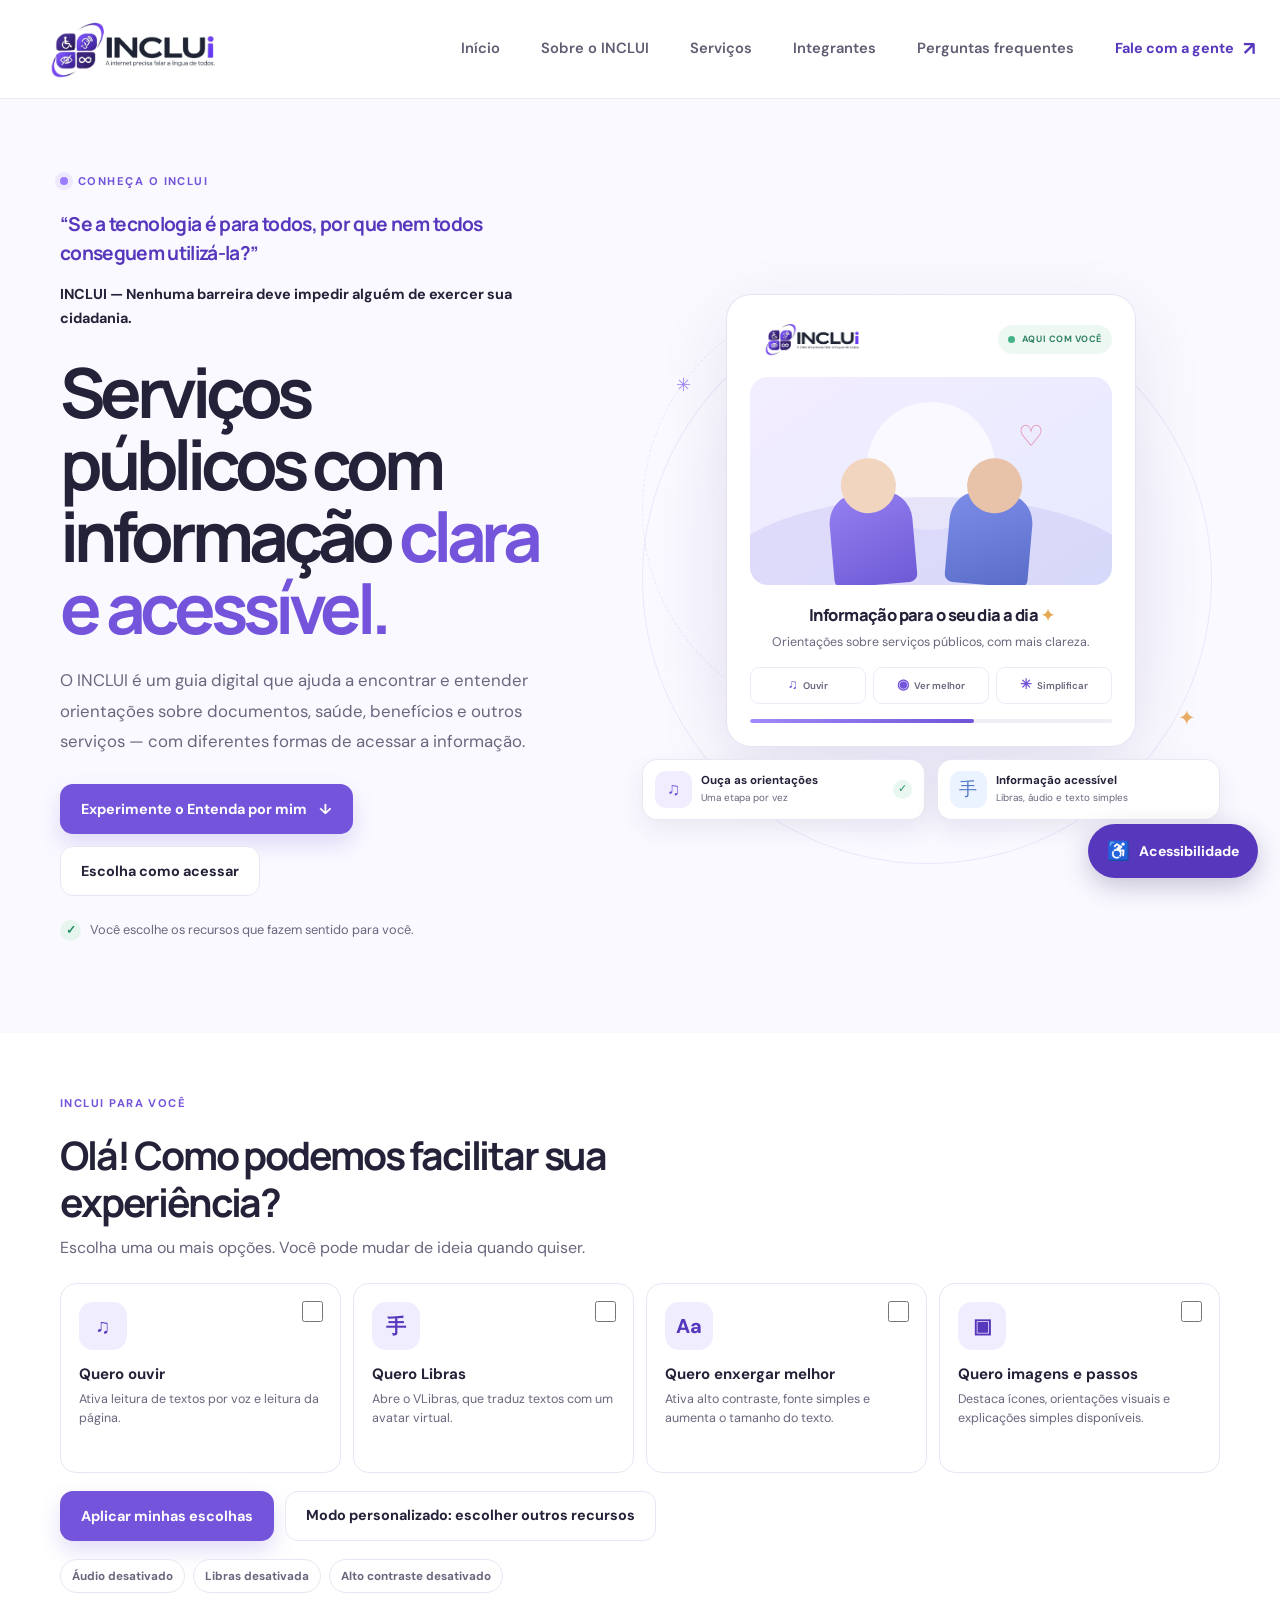
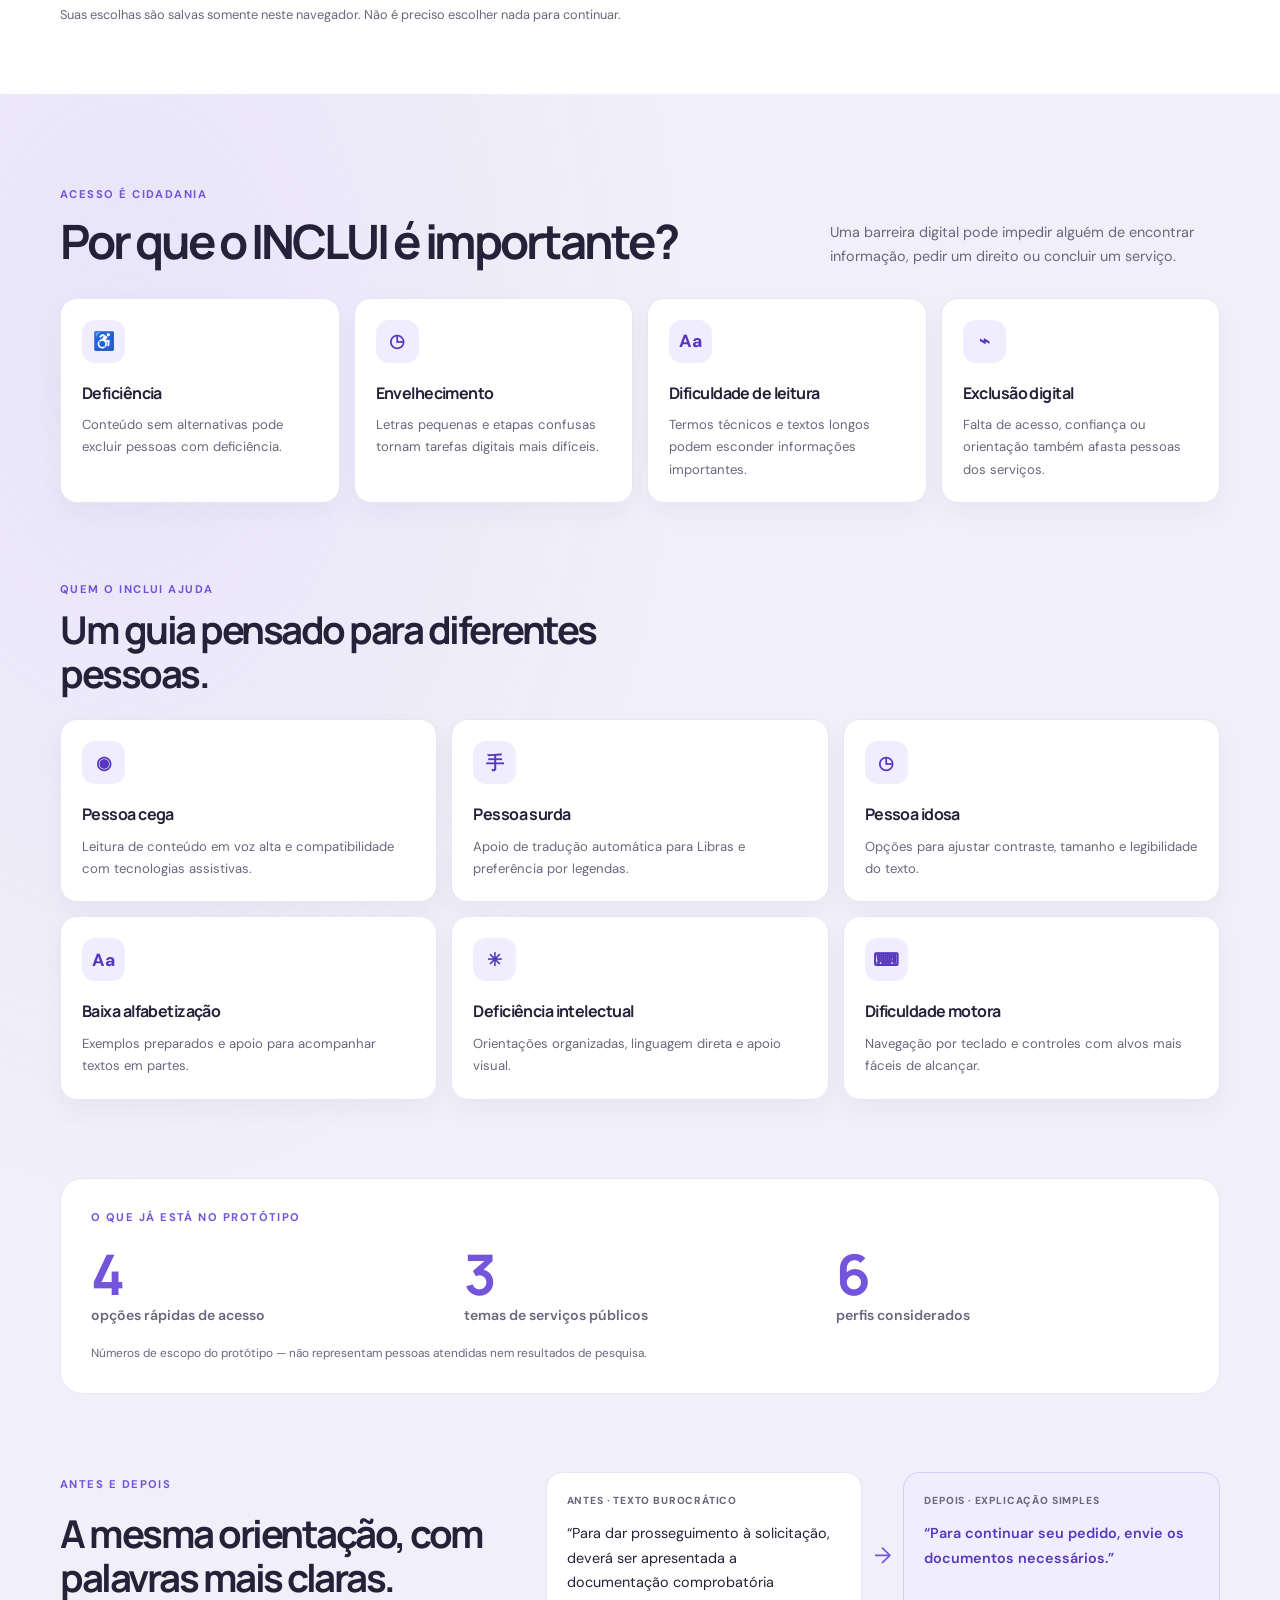
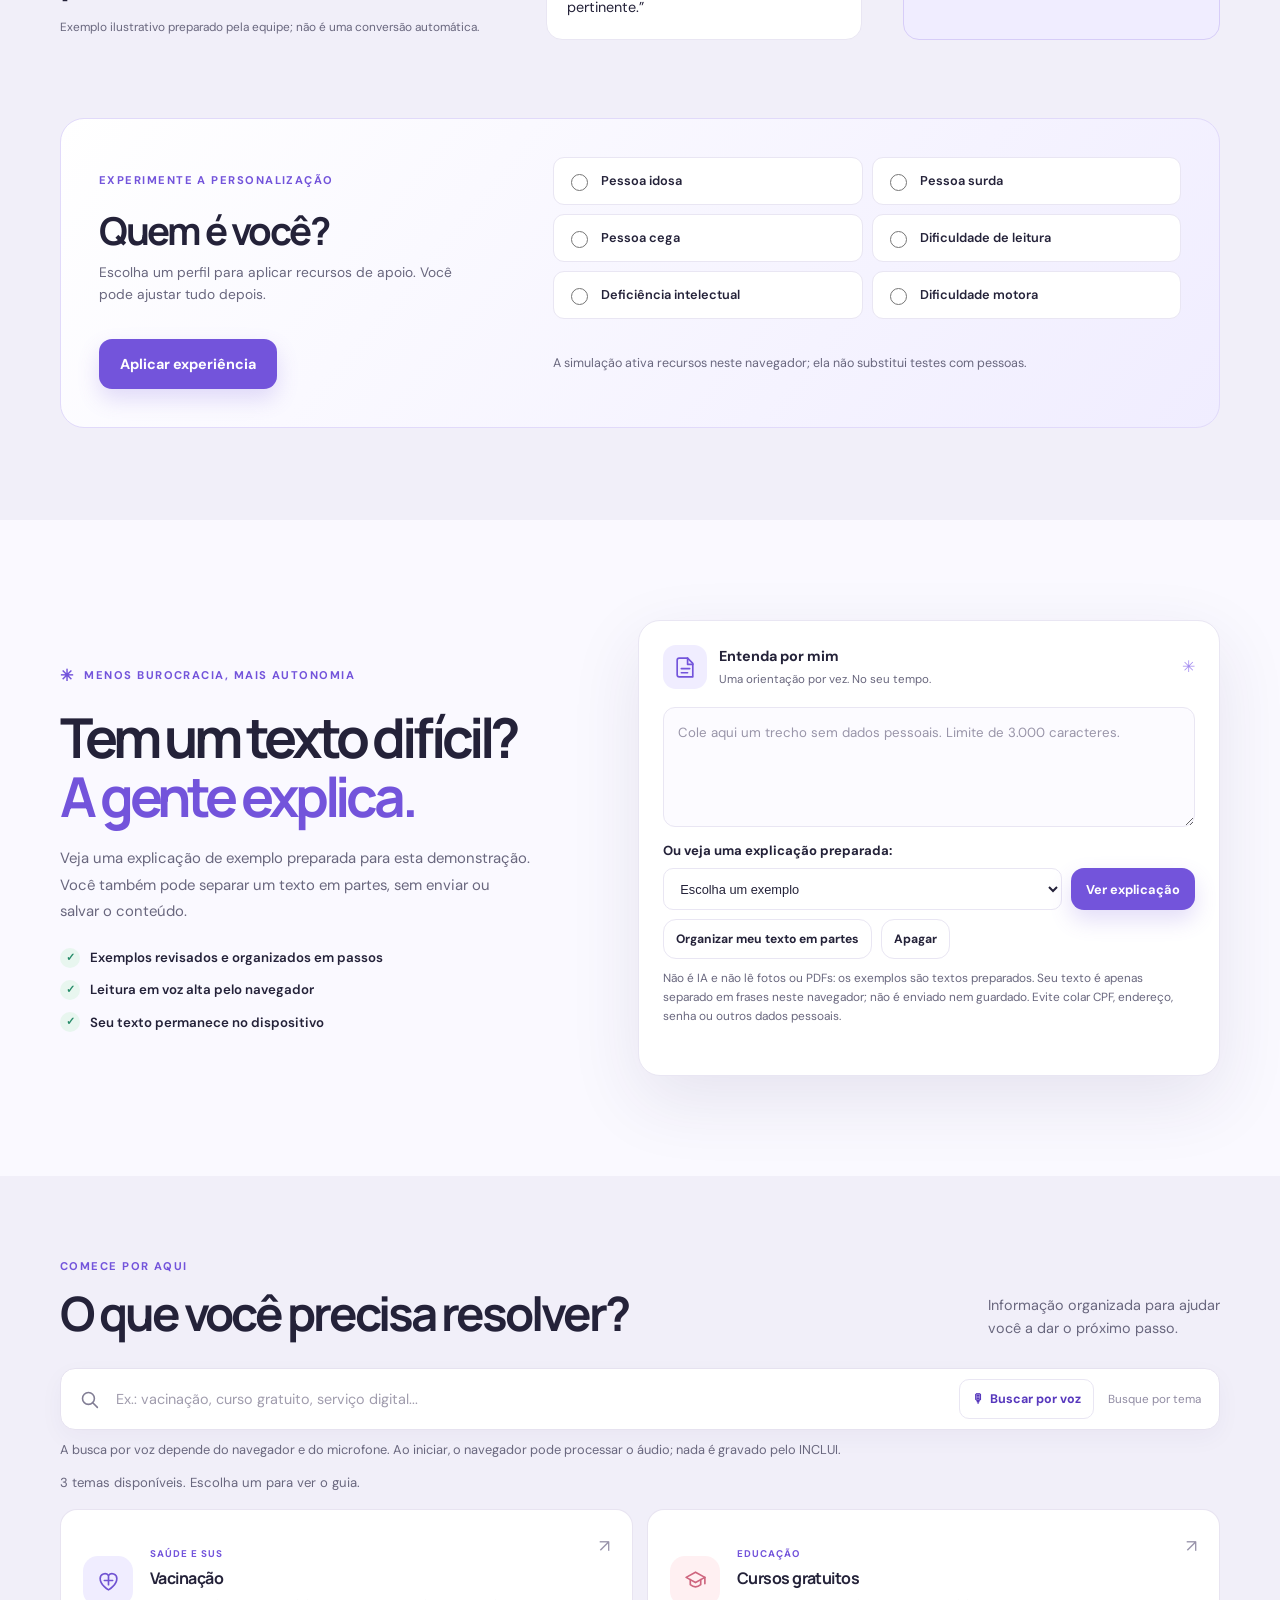
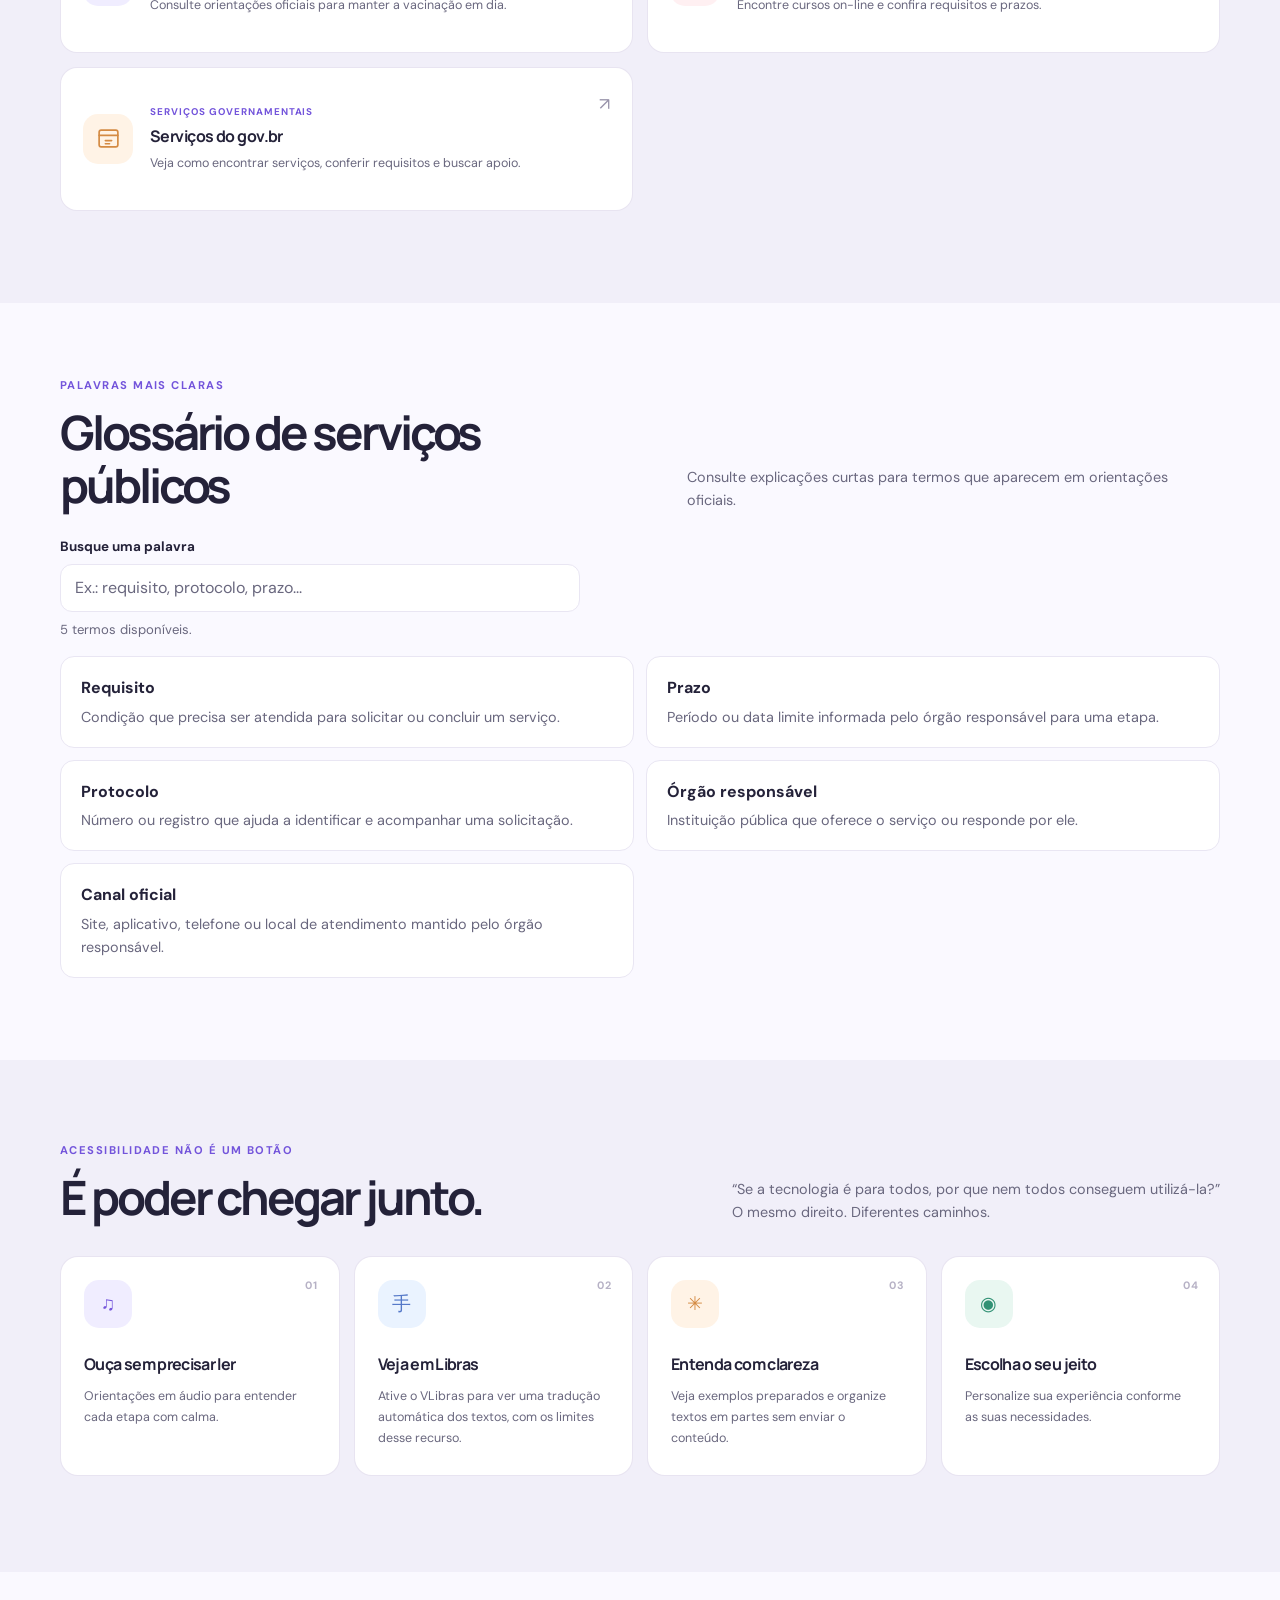
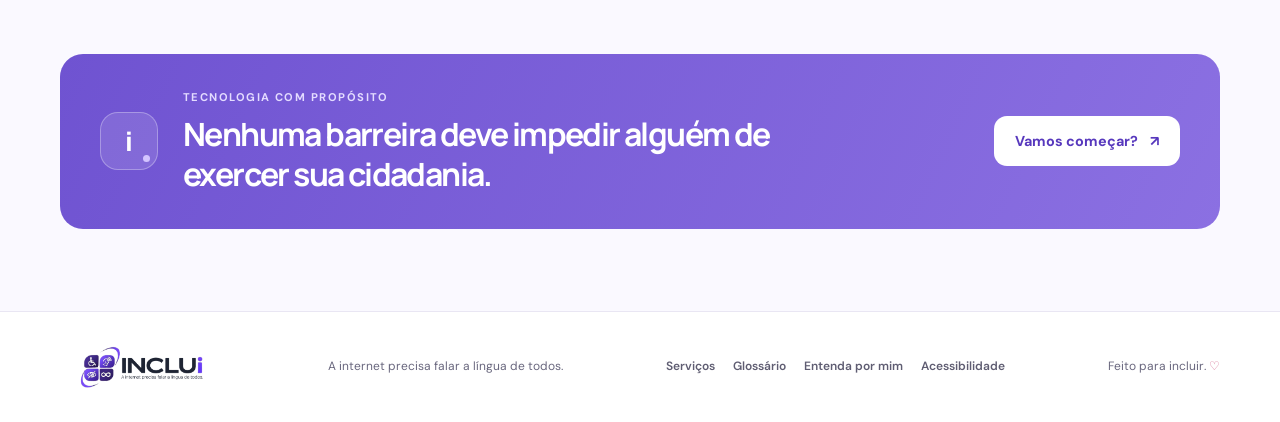
<file: index.html>
<!doctype html>
<html lang="pt-BR">
  <!-- Metadados, fontes externas e folha de estilos da página. -->
  <head>
    <meta charset="UTF-8" />
    <meta name="viewport" content="width=device-width, initial-scale=1.0" />
    <meta
      name="description"
      content="INCLUI — informação e serviços para todas as pessoas."
    />
    <meta name="theme-color" content="#faf9ff" />
    <title>INCLUI — A internet precisa falar a língua de todos</title>
    <link rel="preconnect" href="https://fonts.googleapis.com" />
    <link rel="preconnect" href="https://fonts.gstatic.com" crossorigin />
    <link
      href="https://fonts.googleapis.com/css2?family=DM+Sans:wght@400;500;600;700&family=Manrope:wght@500;600;700;800&display=swap"
      rel="stylesheet"
    />
    <link rel="stylesheet" href="css/style.css" />
  </head>
  <body>
    <!-- Link de acessibilidade que permite saltar para o conteúdo principal. -->
    <a class="link-pular" href="#conteudo">Pular para o conteúdo</a>

    <!-- Cabeçalho com marca, menu responsivo e navegação principal. -->
    <header class="cabecalho-site">
      <a class="marca" href="#inicio" aria-label="INCLUI — início" data-leitura="INCLUI. A internet precisa falar a língua de todos.">
        <img
          class="imagem-logo"
          src="assets/images/logo.png"
          data-logo-claro="assets/images/logo.png"
          data-logo-escuro="assets/images/logo-escuro.png"
          alt="INCLUI"
        />
      </a>

      <button
        class="botao-menu-mobile"
        type="button"
        aria-label="Abrir menu"
        aria-expanded="false"
        aria-controls="navegacao-principal"
      >
        <span></span><span></span><span></span>
      </button>

      <nav class="navegacao-principal" id="navegacao-principal" aria-label="Navegação principal">
        <a href="#inicio">Início</a>
        <a href="sobre.html">Sobre o INCLUI</a>
        <a href="#servicos">Serviços</a>
        <a href="integrantes.html">Integrantes</a>
        <a href="faq.html">Perguntas frequentes</a>
        <a class="link-cabecalho" href="contato.html">
          Fale com a gente <span aria-hidden="true">↗</span>
        </a>
      </nav>
    </header>

    <!-- Ação fixa que abre as opções de acessibilidade em qualquer ponto da página. -->
    <button
      class="botao-acessibilidade-flutuante"
      id="abrir-acessibilidade-flutuante"
      type="button"
      aria-haspopup="dialog"
      aria-controls="acessibilidade"
    >
      <span aria-hidden="true">♿</span>
      Acessibilidade
    </button>

    <main id="conteudo">
      <!-- Apresentação inicial do projeto e ilustração de boas-vindas. -->
      <section class="secao-destaque limite-secao" id="inicio" aria-labelledby="titulo-destaque">
        <div class="texto-destaque">
          <p class="chamada"><span></span> CONHEÇA O INCLUI</p>
          <p class="frase-impacto">“Se a tecnologia é para todos, por que nem todos conseguem utilizá-la?”</p>
          <p class="slogan-impacto">INCLUI — Nenhuma barreira deve impedir alguém de exercer sua cidadania.</p>
          <h1 id="titulo-destaque">
            Serviços públicos com informação <span>clara e acessível.</span>
          </h1>
          <p class="descricao-destaque">
            O INCLUI é um guia digital que ajuda a encontrar e entender orientações
            sobre documentos, saúde, benefícios e outros serviços — com diferentes
            formas de acessar a informação.
          </p>
          <div class="acoes-destaque">
            <a class="botao botao-primario" href="#entenda">
              Experimente o Entenda por mim <span aria-hidden="true">↓</span>
            </a>
            <a class="botao botao-secundario" href="#escolha-acesso">
              Escolha como acessar
            </a>
          </div>
          <p class="nota-destaque">
            <span class="verificacao-nota" aria-hidden="true">✓</span>
            Você escolhe os recursos que fazem sentido para você.
          </p>
        </div>

        <div class="visual-destaque" aria-label="Ilustração da experiência acessível do INCLUI">
          <div class="orbita-visual orbita-externa"></div>
          <div class="orbita-visual orbita-interna"></div>

          <div class="cartao-boas-vindas">
            <div class="topo-boas-vindas">
              <img
                class="logo-boas-vindas"
                src="assets/images/logo.png"
                data-logo-claro="assets/images/logo.png"
                data-logo-escuro="assets/images/logo-escuro.png"
                alt="INCLUI"
              />
              <span class="status-boas-vindas"><i></i> AQUI COM VOCÊ</span>
            </div>
            <div class="ilustracao-pessoas" aria-hidden="true">
              <span class="sol-ilustracao"></span>
              <span class="colina"></span>
              <span class="pessoa pessoa-um"><i></i></span>
              <span class="pessoa pessoa-dois"><i></i></span>
              <span class="coracao">♡</span>
            </div>
            <p class="saudacao-boas-vindas">Informação para o seu dia a dia <span>✦</span></p>
            <p class="pergunta-boas-vindas">Orientações sobre serviços públicos, com mais clareza.</p>
            <div class="escolhas-boas-vindas" aria-hidden="true">
              <span><b>♫</b> Ouvir</span>
              <span><b>◉</b> Ver melhor</span>
              <span><b>✳</b> Simplificar</span>
            </div>
            <div class="progresso-boas-vindas"><span></span></div>
          </div>

          <div class="cartao-flutuante cartao-audio">
            <span class="icone-flutuante icone-audio" aria-hidden="true">♫</span>
            <span><strong>Ouça as orientações</strong><small>Uma etapa por vez</small></span>
            <span class="confirmacao-flutuante" aria-hidden="true">✓</span>
          </div>
          <div class="cartao-flutuante cartao-libras">
            <span class="icone-flutuante icone-libras" aria-hidden="true">手</span>
            <span><strong>Informação acessível</strong><small>Libras, áudio e texto simples</small></span>
          </div>
          <span class="estrela-decorativa estrela-um" aria-hidden="true">✳</span>
          <span class="estrela-decorativa estrela-dois" aria-hidden="true">✦</span>
        </div>
      </section>

      <!-- Escolhas rápidas que ativam combinações de recursos de acesso. -->
      <section class="secao-escolhas-acesso" id="escolha-acesso" aria-labelledby="titulo-escolha-acesso">
        <div class="limite-secao">
          <div class="cabecalho-escolhas-acesso">
            <div>
              <p class="chamada">INCLUI PARA VOCÊ</p>
              <h2 id="titulo-escolha-acesso">Olá! Como podemos facilitar sua experiência?</h2>
              <p>Escolha uma ou mais opções. Você pode mudar de ideia quando quiser.</p>
            </div>
          </div>
          <fieldset class="grade-escolhas-acesso">
            <legend class="visualmente-oculto">Escolha os recursos que deseja ativar</legend>
            <label class="opcao-escolha-acesso">
              <input type="checkbox" data-perfil-acesso="audio" />
              <span class="icone-escolha-acesso" aria-hidden="true">♫</span>
              <span><strong>Quero ouvir</strong><small>Ativa leitura de textos por voz e leitura da página.</small></span>
            </label>
            <label class="opcao-escolha-acesso">
              <input type="checkbox" data-perfil-acesso="libras" />
              <span class="icone-escolha-acesso" aria-hidden="true">手</span>
              <span><strong>Quero Libras</strong><small>Abre o VLibras, que traduz textos com um avatar virtual.</small></span>
            </label>
            <label class="opcao-escolha-acesso">
              <input type="checkbox" data-perfil-acesso="visao" />
              <span class="icone-escolha-acesso" aria-hidden="true">Aa</span>
              <span><strong>Quero enxergar melhor</strong><small>Ativa alto contraste, fonte simples e aumenta o tamanho do texto.</small></span>
            </label>
            <label class="opcao-escolha-acesso">
              <input type="checkbox" data-perfil-acesso="imagens" />
              <span class="icone-escolha-acesso" aria-hidden="true">▣</span>
              <span><strong>Quero imagens e passos</strong><small>Destaca ícones, orientações visuais e explicações simples disponíveis.</small></span>
            </label>
          </fieldset>
          <div class="acoes-escolhas-acesso">
            <button class="botao botao-primario" id="aplicar-escolhas-acesso" type="button">Aplicar minhas escolhas</button>
            <a class="botao botao-secundario" href="#acessibilidade" aria-haspopup="dialog">Modo personalizado: escolher outros recursos</a>
          </div>
          <div class="estado-recursos" aria-label="Estado dos recursos de acessibilidade" role="status" aria-live="polite">
            <span data-status-recurso="audio">Áudio desativado</span>
            <span data-status-recurso="libras">Libras desativada</span>
            <span data-status-recurso="contraste">Alto contraste desativado</span>
          </div>
          <p class="estado-escolhas-acesso" id="estado-escolhas-acesso" role="status" aria-live="polite">
            Suas escolhas são salvas somente neste navegador. Não é preciso escolher nada para continuar.
          </p>
        </div>
      </section>

      <!-- Explicação sobre barreiras digitais e público atendido pelo projeto. -->
      <section class="secao-impacto" id="impacto" aria-labelledby="titulo-impacto">
        <div class="limite-secao">
          <div class="cabecalho-secao">
            <div>
              <p class="chamada">ACESSO É CIDADANIA</p>
              <h2 id="titulo-impacto">Por que o INCLUI é importante?</h2>
            </div>
            <p class="introducao-secao">Uma barreira digital pode impedir alguém de encontrar informação, pedir um direito ou concluir um serviço.</p>
          </div>

          <div class="grade-barreiras" aria-label="Barreiras que dificultam o acesso digital">
            <article class="cartao-barreira" data-revelar>
              <span aria-hidden="true">♿</span>
              <h3>Deficiência</h3>
              <p>Conteúdo sem alternativas pode excluir pessoas com deficiência.</p>
            </article>
            <article class="cartao-barreira" data-revelar>
              <span aria-hidden="true">◷</span>
              <h3>Envelhecimento</h3>
              <p>Letras pequenas e etapas confusas tornam tarefas digitais mais difíceis.</p>
            </article>
            <article class="cartao-barreira" data-revelar>
              <span aria-hidden="true">Aa</span>
              <h3>Dificuldade de leitura</h3>
              <p>Termos técnicos e textos longos podem esconder informações importantes.</p>
            </article>
            <article class="cartao-barreira" data-revelar>
              <span aria-hidden="true">⌁</span>
              <h3>Exclusão digital</h3>
              <p>Falta de acesso, confiança ou orientação também afasta pessoas dos serviços.</p>
            </article>
          </div>

          <div class="bloco-publico">
            <div class="cabecalho-publico">
              <p class="chamada">QUEM O INCLUI AJUDA</p>
              <h2>Um guia pensado para diferentes pessoas.</h2>
            </div>
            <div class="grade-publico">
              <article class="cartao-publico" data-revelar><span aria-hidden="true">◉</span><h3>Pessoa cega</h3><p>Leitura de conteúdo em voz alta e compatibilidade com tecnologias assistivas.</p></article>
              <article class="cartao-publico" data-revelar><span aria-hidden="true">手</span><h3>Pessoa surda</h3><p>Apoio de tradução automática para Libras e preferência por legendas.</p></article>
              <article class="cartao-publico" data-revelar><span aria-hidden="true">◷</span><h3>Pessoa idosa</h3><p>Opções para ajustar contraste, tamanho e legibilidade do texto.</p></article>
              <article class="cartao-publico" data-revelar><span aria-hidden="true">Aa</span><h3>Baixa alfabetização</h3><p>Exemplos preparados e apoio para acompanhar textos em partes.</p></article>
              <article class="cartao-publico" data-revelar><span aria-hidden="true">✳</span><h3>Deficiência intelectual</h3><p>Orientações organizadas, linguagem direta e apoio visual.</p></article>
              <article class="cartao-publico" data-revelar><span aria-hidden="true">⌨</span><h3>Dificuldade motora</h3><p>Navegação por teclado e controles com alvos mais fáceis de alcançar.</p></article>
            </div>
          </div>

          <div class="faixa-impacto" aria-label="Alcance do protótipo">
            <p class="chamada">O QUE JÁ ESTÁ NO PROTÓTIPO</p>
            <div class="grade-numeros-impacto">
              <div><strong>4</strong><span>opções rápidas de acesso</span></div>
              <div><strong>3</strong><span>temas de serviços públicos</span></div>
              <div><strong>6</strong><span>perfis considerados</span></div>
            </div>
            <p class="nota-impacto">Números de escopo do protótipo — não representam pessoas atendidas nem resultados de pesquisa.</p>
          </div>

          <div class="transformacao" aria-labelledby="titulo-transformacao">
            <div>
              <p class="chamada">ANTES E DEPOIS</p>
              <h2 id="titulo-transformacao">A mesma orientação, com palavras mais claras.</h2>
              <p class="nota-impacto">Exemplo ilustrativo preparado pela equipe; não é uma conversão automática.</p>
            </div>
            <div class="comparacao-textos">
              <article><span>ANTES · TEXTO BUROCRÁTICO</span><p>“Para dar prosseguimento à solicitação, deverá ser apresentada a documentação comprobatória pertinente.”</p></article>
              <span class="seta-transformacao" aria-hidden="true">→</span>
              <article><span>DEPOIS · EXPLICAÇÃO SIMPLES</span><p>“Para continuar seu pedido, envie os documentos necessários.”</p></article>
            </div>
          </div>

          <div class="simulador-persona" aria-labelledby="titulo-simulador">
            <div>
              <p class="chamada">EXPERIMENTE A PERSONALIZAÇÃO</p>
              <h2 id="titulo-simulador">Quem é você?</h2>
              <p>Escolha um perfil para aplicar recursos de apoio. Você pode ajustar tudo depois.</p>
            </div>
            <fieldset class="opcoes-persona">
              <legend class="visualmente-oculto">Escolha um perfil para personalizar a experiência</legend>
              <label><input type="radio" name="persona" value="idosa" /><span>Pessoa idosa</span></label>
              <label><input type="radio" name="persona" value="surda" /><span>Pessoa surda</span></label>
              <label><input type="radio" name="persona" value="cega" /><span>Pessoa cega</span></label>
              <label><input type="radio" name="persona" value="leitura" /><span>Dificuldade de leitura</span></label>
              <label><input type="radio" name="persona" value="intelectual" /><span>Deficiência intelectual</span></label>
              <label><input type="radio" name="persona" value="motora" /><span>Dificuldade motora</span></label>
            </fieldset>
            <button class="botao botao-primario" id="aplicar-persona" type="button">Aplicar experiência</button>
            <p class="estado-persona" id="estado-persona" role="status" aria-live="polite">A simulação ativa recursos neste navegador; ela não substitui testes com pessoas.</p>
          </div>
        </div>
      </section>

      <!-- Ferramenta "Entenda por mim" para organizar e explicar um texto. -->
      <section class="secao-compreensao limite-secao" id="entenda" aria-labelledby="titulo-compreensao">
        <div class="texto-compreensao">
          <p class="chamada"><span class="brilho-compreensao" aria-hidden="true">✳</span> MENOS BUROCRACIA, MAIS AUTONOMIA</p>
          <h2 id="titulo-compreensao">
            Tem um texto difícil?<br />
            <span>A gente explica.</span>
          </h2>
          <p class="descricao-compreensao">
            Veja uma explicação de exemplo preparada para esta demonstração. Você também pode separar um texto em partes, sem enviar ou salvar o conteúdo.
          </p>
          <p class="aviso-linguagem-simples" data-aviso-linguagem-simples hidden>
            Em palavras simples: escolha um exemplo para ver passos curtos. Um texto próprio só será separado em frases, não interpretado nem reescrito.
          </p>
          <ul class="beneficios-compreensao">
            <li><span aria-hidden="true">✓</span> Exemplos revisados e organizados em passos</li>
            <li><span aria-hidden="true">✓</span> Leitura em voz alta pelo navegador</li>
            <li><span aria-hidden="true">✓</span> Seu texto permanece no dispositivo</li>
          </ul>
        </div>

        <div class="demonstracao-compreensao">
          <div class="cabecalho-exemplo">
            <span class="icone-documento-exemplo" aria-hidden="true">
              <svg viewBox="0 0 24 24">
                <path d="M6 3h8l5 5v13H6a2 2 0 0 1-2-2V5a2 2 0 0 1 2-2Z" />
                <path d="M14 3v6h5M8 13h8m-8 4h6" />
              </svg>
            </span>
            <span class="titulo-exemplo">
              <strong>Entenda por mim</strong>
              <small>Uma orientação por vez. No seu tempo.</small>
            </span>
            <span class="brilho-exemplo" aria-hidden="true">✳</span>
          </div>

          <label class="visualmente-oculto" for="texto-para-simplificar">
            Texto que você quer entender melhor
          </label>
          <textarea
            id="texto-para-simplificar"
            rows="4"
            maxlength="3000"
            aria-describedby="privacidade-texto"
            placeholder="Cole aqui um trecho sem dados pessoais. Limite de 3.000 caracteres."
          ></textarea>

          <label class="rotulo-exemplo" for="selecionar-exemplo-entenda">Ou veja uma explicação preparada:</label>
          <div class="acoes-entenda">
            <select id="selecionar-exemplo-entenda">
              <option value="">Escolha um exemplo</option>
              <option value="documentos">Conferir documentos e etapas</option>
              <option value="protocolo">Acompanhar uma solicitação</option>
            </select>
            <button class="botao botao-primario botao-explicar" id="explicar-exemplo" type="button">Ver explicação</button>
          </div>
          <div class="acoes-entenda acoes-entenda-texto">
            <button class="botao botao-secundario" id="organizar-texto" type="button">Organizar meu texto em partes</button>
            <button class="botao botao-secundario" id="limpar-texto-entenda" type="button">Apagar</button>
          </div>
          <p class="observacao-exemplo" id="privacidade-texto">
            Não é IA e não lê fotos ou PDFs: os exemplos são textos preparados. Seu texto é apenas separado em frases neste navegador; não é enviado nem guardado. Evite colar CPF, endereço, senha ou outros dados pessoais.
          </p>
          <p class="estado-entenda" id="estado-entenda" role="status" aria-live="polite"></p>
          <section class="resultado-entenda" id="resultado-entenda" aria-labelledby="titulo-resultado-entenda" hidden>
            <h3 id="titulo-resultado-entenda">Explicação em partes</h3>
            <p class="origem-entenda" id="origem-entenda"></p>
            <ol id="passos-entenda"></ol>
            <button class="botao botao-secundario" id="ouvir-explicacao" type="button">Ouvir esta explicação</button>
          </section>
        </div>
      </section>

      <dialog
        class="painel-acessibilidade"
        id="acessibilidade"
        aria-labelledby="titulo-acessibilidade"
      >
        <button class="fechar-acessibilidade" type="button" aria-label="Fechar opções de acessibilidade">×</button>
        <div class="cabecalho-secao">
          <div>
            <p class="chamada">ACESSIBILIDADE EM DIFERENTES FORMAS</p>
            <h2 id="titulo-acessibilidade">
              O que cada recurso faz — e como pode ajudar?
            </h2>
          </div>
          <p class="introducao-secao">
            Acessibilidade pode significar coisas diferentes para cada pessoa.
            Conheça algumas formas de tornar o acesso mais fácil.
          </p>
        </div>

        <fieldset class="seletor-tema" aria-describedby="descricao-tema">
          <legend>Tema de cores</legend>
          <p id="descricao-tema">O tema claro vem ativado. Você pode trocar quando quiser.</p>
          <label><input type="radio" name="tema" value="claro" checked /> Claro</label>
          <label><input type="radio" name="tema" value="escuro" /> Escuro</label>
        </fieldset>

        <div class="controle-tamanho-fonte" role="group" aria-labelledby="titulo-tamanho-fonte">
          <div>
            <strong id="titulo-tamanho-fonte">Tamanho da fonte</strong>
            <small>Ajuste o tamanho das letras.</small>
          </div>
          <div class="botoes-tamanho-fonte">
            <button type="button" id="diminuir-fonte" aria-label="Diminuir tamanho da fonte">A−</button>
            <output id="valor-fonte" aria-live="polite">100%</output>
            <button type="button" id="aumentar-fonte" aria-label="Aumentar tamanho da fonte">A+</button>
          </div>
        </div>

        <fieldset class="grade-preferencias" aria-describedby="descricao-preferencias">
          <legend class="visualmente-oculto">Selecione os recursos de acessibilidade que deseja usar</legend>
          <p class="visualmente-oculto" id="descricao-preferencias">Marque ou desmarque os recursos. As alterações visuais são aplicadas na hora.</p>

          <label class="cartao-acessibilidade">
            <input type="checkbox" role="switch" data-recurso="audio" />
            <span class="icone-preferencia icone-preferencia-audio" aria-hidden="true">
              <svg viewBox="0 0 24 24"><path d="M11 5 6 9H3v6h3l5 4V5Zm4 4a5 5 0 0 1 0 6m3-9a9 9 0 0 1 0 12" /></svg>
            </span>
            <span class="texto-preferencia"><strong>Ouvir o conteúdo</strong><small>Ative para ouvir textos ao passar o mouse ou navegar com o teclado. Você também pode ouvir a página inteira. Pode ajudar pessoas cegas, com baixa visão ou dificuldade de leitura.</small></span>
            <span class="interruptor" aria-hidden="true"></span>
          </label>

          <label class="cartao-acessibilidade">
            <input type="checkbox" role="switch" data-recurso="libras" />
            <span class="icone-preferencia icone-preferencia-libras" aria-hidden="true">
              <svg viewBox="0 0 24 24"><path d="M7 11V5a1.5 1.5 0 0 1 3 0v5-7a1.5 1.5 0 0 1 3 0v7-5a1.5 1.5 0 0 1 3 0v6-3a1.5 1.5 0 0 1 3 0v7a7 7 0 0 1-7 7h-1c-2.2 0-3.7-1-5-3l-3-4a1.8 1.8 0 0 1 2.8-2.2L7 15" /></svg>
            </span>
            <span class="texto-preferencia"><strong>Libras</strong><small>Ativa o VLibras para traduzir textos da página em Língua Brasileira de Sinais. Requer internet; depois de ativar, use o botão do VLibras para iniciar a tradução.</small></span>
            <span class="interruptor" aria-hidden="true"></span>
          </label>

          <label class="cartao-acessibilidade">
            <input type="checkbox" role="switch" data-recurso="legendas" />
            <span class="icone-preferencia icone-preferencia-libras" aria-hidden="true"><span class="sigla-icone">CC</span></span>
            <span class="texto-preferencia"><strong>Legendas</strong><small>Registra sua preferência por legendas em vídeos, que mostram falas e sons importantes.</small></span>
            <span class="interruptor" aria-hidden="true"></span>
          </label>

          <label class="cartao-acessibilidade">
            <input type="checkbox" role="switch" data-recurso="leitor-tela" />
            <span class="icone-preferencia icone-preferencia-visao" aria-hidden="true"><span class="sigla-icone">Aa</span></span>
            <span class="texto-preferencia"><strong>Leitor de tela</strong><small>Compatibilidade com programas que transformam textos e botões em fala ou braile, usados por pessoas cegas.</small></span>
            <span class="interruptor" aria-hidden="true"></span>
          </label>

          <label class="cartao-acessibilidade">
            <input type="checkbox" role="switch" data-recurso="teclado" />
            <span class="icone-preferencia icone-preferencia-teclado" aria-hidden="true">
              <svg viewBox="0 0 24 24"><rect x="2.5" y="5" width="19" height="14" rx="2" /><path d="M6 9h.01M9 9h.01M12 9h.01M15 9h.01M18 9h.01M6 12h.01M9 12h.01M12 12h.01M15 12h.01M18 12h.01M8 15h8" /></svg>
            </span>
            <span class="texto-preferencia"><strong>Navegar pelo teclado</strong><small>Use Tab para avançar e Enter para ativar links e botões, sem precisar de mouse ou tela sensível ao toque.</small></span>
            <span class="interruptor" aria-hidden="true"></span>
          </label>

          <label class="cartao-acessibilidade">
            <input type="checkbox" role="switch" data-recurso="daltonismo" />
            <span class="icone-preferencia icone-preferencia-daltonismo" aria-hidden="true"><span class="sigla-icone">◐</span></span>
            <span class="texto-preferencia"><strong>Cores mais distinguíveis</strong><small>Usa uma paleta azul e laranja e reforça contornos, para não depender só das cores. Pode ajudar pessoas daltônicas.</small></span>
            <span class="interruptor" aria-hidden="true"></span>
          </label>

          <label class="cartao-acessibilidade">
            <input type="checkbox" role="switch" data-recurso="contraste" />
            <span class="icone-preferencia icone-preferencia-contraste" aria-hidden="true"><span class="sigla-icone">◑</span></span>
            <span class="texto-preferencia"><strong>Alto contraste</strong><small>Deixa textos, botões e bordas mais contrastantes para facilitar a identificação dos elementos.</small></span>
            <span class="interruptor" aria-hidden="true"></span>
          </label>

          <label class="cartao-acessibilidade">
            <input type="checkbox" role="switch" data-recurso="espacamento" />
            <span class="icone-preferencia icone-preferencia-espacamento" aria-hidden="true"><span class="sigla-icone">↔</span></span>
            <span class="texto-preferencia"><strong>Mais espaço entre letras</strong><small>Aumenta o espaçamento das letras e linhas, o que pode ajudar pessoas com dislexia ou baixa visão.</small></span>
            <span class="interruptor" aria-hidden="true"></span>
          </label>

          <label class="cartao-acessibilidade">
            <input type="checkbox" role="switch" data-recurso="fonte-legivel" />
            <span class="icone-preferencia icone-preferencia-simples" aria-hidden="true"><span class="sigla-icone">Aa</span></span>
            <span class="texto-preferencia"><strong>Fonte mais legível</strong><small>Troca para uma fonte sem enfeites e de desenho simples, que pode facilitar a leitura.</small></span>
            <span class="interruptor" aria-hidden="true"></span>
          </label>

          <label class="cartao-acessibilidade">
            <input type="checkbox" role="switch" data-recurso="linguagem-simples" />
            <span class="icone-preferencia icone-preferencia-simples" aria-hidden="true"><span class="sigla-icone">Aa</span></span>
            <span class="texto-preferencia"><strong>Apoio para leitura simples</strong><small>Destaca exemplos e orientações em linguagem simples disponíveis no INCLUI. Não reescreve automaticamente textos de outros sites.</small></span>
            <span class="interruptor" aria-hidden="true"></span>
          </label>

          <label class="cartao-acessibilidade">
            <input type="checkbox" role="switch" data-recurso="imagens" />
            <span class="icone-preferencia icone-preferencia-simples" aria-hidden="true"><span class="sigla-icone">▣</span></span>
            <span class="texto-preferencia"><strong>Apoio visual</strong><small>Destaca ícones e etapas numeradas que ajudam a acompanhar as orientações.</small></span>
            <span class="interruptor" aria-hidden="true"></span>
          </label>

          <label class="cartao-acessibilidade">
            <input type="checkbox" role="switch" data-recurso="sem-animacoes" />
            <span class="icone-preferencia icone-preferencia-calma" aria-hidden="true"><span class="sigla-icone">Ⅱ</span></span>
            <span class="texto-preferencia"><strong>Reduzir animações</strong><small>Remove movimentos decorativos para pessoas que sentem desconforto ou distração com animações.</small></span>
            <span class="interruptor" aria-hidden="true"></span>
          </label>

          <label class="cartao-acessibilidade">
            <input type="checkbox" role="switch" data-recurso="leitura-facil" />
            <span class="icone-preferencia icone-preferencia-teclado" aria-hidden="true"><span class="sigla-icone">¶</span></span>
            <span class="texto-preferencia"><strong>Modo de leitura</strong><small>Esconde enfeites e limita a largura do texto para ajudar a manter o foco na leitura.</small></span>
            <span class="interruptor" aria-hidden="true"></span>
          </label>
        </fieldset>

        <div class="acoes-acessibilidade">
          <button class="botao botao-primario" id="botao-ouvir-pagina" type="button" disabled>Ouvir esta página</button>
          <button class="botao botao-secundario" id="botao-parar-leitura" type="button" disabled>Parar leitura</button>
          <p class="nota-privacidade" id="estado-acessibilidade" aria-live="polite">
            Selecione os recursos que deseja usar; suas escolhas ficam ativas enquanto esta página estiver aberta.
          </p>
        </div>
      </dialog>

      <!-- Busca e acesso aos principais temas de serviços públicos. -->
      <section class="secao-servicos" id="servicos" aria-labelledby="titulo-servicos">
        <div class="limite-secao">
          <div class="cabecalho-servicos">
            <div>
              <p class="chamada">COMECE POR AQUI</p>
              <h2 id="titulo-servicos">O que você precisa resolver?</h2>
            </div>
            <p class="introducao-servicos">
              Informação organizada para ajudar<br />
              você a dar o próximo passo.
            </p>
          </div>

          <div class="busca-servicos">
            <svg viewBox="0 0 24 24" aria-hidden="true">
              <circle cx="10.8" cy="10.8" r="6.8" />
              <path d="m16 16 5 5" />
            </svg>
            <label class="visualmente-oculto" for="campo-busca-servicos">
              Busque por um serviço ou assunto
            </label>
            <input
              id="campo-busca-servicos"
              type="search"
              placeholder="Ex.: vacinação, curso gratuito, serviço digital..."
              autocomplete="off"
              aria-controls="lista-pilares"
            />
            <button class="botao-busca-voz" id="buscar-por-voz" type="button" aria-pressed="false">
              <span aria-hidden="true">🎙</span> Buscar por voz
            </button>
            <span class="dica-busca">Busque por tema</span>
          </div>
          <p class="aviso-busca-voz" id="estado-busca-voz" role="status" aria-live="polite">
            A busca por voz depende do navegador e do microfone. Ao iniciar, o navegador pode processar o áudio; nada é gravado pelo INCLUI.
          </p>

          <p class="estado-busca" id="estado-busca-servicos" role="status" aria-live="polite">
            3 temas disponíveis. Escolha um para ver o guia.
          </p>

          <div class="grade-servicos" id="lista-pilares">
            <a class="cartao-servico" href="vacinacao.html" data-termos="saude sus vacina vacinacao imunizacao unidade posto">
              <span class="icone-servico icone-documentos" aria-hidden="true">
                <svg viewBox="0 0 24 24">
                  <path d="M12 21s-8-4.5-8-11a4.5 4.5 0 0 1 8-2.8A4.5 4.5 0 0 1 20 10c0 6.5-8 11-8 11Z" />
                  <path d="M12 8v8m-4-4h8" />
                </svg>
              </span>
              <div class="texto-servico">
                <span class="categoria-servico">SAÚDE E SUS</span>
                <h3>Vacinação</h3>
                <p>Consulte orientações oficiais para manter a vacinação em dia.</p>
              </div>
              <span class="seta-servico" aria-hidden="true">↗</span>
            </a>

            <a class="cartao-servico" href="cursos-gratuitos.html" data-termos="educacao curso cursos gratuito gratuitos online inscricao certificado">
              <span class="icone-servico icone-beneficios" aria-hidden="true">
                <svg viewBox="0 0 24 24">
                  <path d="m3 9 9-5 9 5-9 5-9-5Z" />
                  <path d="M7 11.2V16c3 2.5 7 2.5 10 0v-4.8M21 9v6" />
                </svg>
              </span>
              <div class="texto-servico">
                <span class="categoria-servico">EDUCAÇÃO</span>
                <h3>Cursos gratuitos</h3>
                <p>Encontre cursos on-line e confira requisitos e prazos.</p>
              </div>
              <span class="seta-servico" aria-hidden="true">↗</span>
            </a>

            <a class="cartao-servico" href="servicos-digitais.html" data-termos="tecnologia governo gov.br servico servicos digital digitais portal burocracia documento familiar representante acessibilidade">
              <span class="icone-servico icone-trabalho" aria-hidden="true">
                <svg viewBox="0 0 24 24">
                  <rect x="3" y="4" width="18" height="16" rx="2" />
                  <path d="M3 9h18m-12 5h6m-6 3h4" />
                </svg>
              </span>
              <div class="texto-servico">
                <span class="categoria-servico">SERVIÇOS GOVERNAMENTAIS</span>
                <h3>Serviços do gov.br</h3>
                <p>Veja como encontrar serviços, conferir requisitos e buscar apoio.</p>
              </div>
              <span class="seta-servico" aria-hidden="true">↗</span>
            </a>
          </div>
        </div>
      </section>

      <!-- Glossário pesquisável com termos usados pelos serviços. -->
      <section class="secao-glossario limite-secao" id="glossario" aria-labelledby="titulo-glossario">
        <div class="cabecalho-secao">
          <div>
            <p class="chamada">PALAVRAS MAIS CLARAS</p>
            <h2 id="titulo-glossario">Glossário de serviços públicos</h2>
          </div>
          <p class="introducao-secao">Consulte explicações curtas para termos que aparecem em orientações oficiais.</p>
        </div>
        <label class="rotulo-busca-glossario" for="busca-glossario">Busque uma palavra</label>
        <input class="campo-busca-glossario" id="busca-glossario" type="search" placeholder="Ex.: requisito, protocolo, prazo..." aria-controls="lista-glossario" />
        <p class="estado-busca" id="estado-busca-glossario" role="status" aria-live="polite">5 termos disponíveis.</p>
        <dl class="lista-glossario" id="lista-glossario">
          <div class="termo-glossario" data-termos="requisito exigencia condicao">
            <dt>Requisito</dt>
            <dd>Condição que precisa ser atendida para solicitar ou concluir um serviço.</dd>
          </div>
          <div class="termo-glossario" data-termos="prazo data tempo">
            <dt>Prazo</dt>
            <dd>Período ou data limite informada pelo órgão responsável para uma etapa.</dd>
          </div>
          <div class="termo-glossario" data-termos="protocolo numero acompanhamento pedido">
            <dt>Protocolo</dt>
            <dd>Número ou registro que ajuda a identificar e acompanhar uma solicitação.</dd>
          </div>
          <div class="termo-glossario" data-termos="orgao responsavel instituicao">
            <dt>Órgão responsável</dt>
            <dd>Instituição pública que oferece o serviço ou responde por ele.</dd>
          </div>
          <div class="termo-glossario" data-termos="canal oficial portal atendimento">
            <dt>Canal oficial</dt>
            <dd>Site, aplicativo, telefone ou local de atendimento mantido pelo órgão responsável.</dd>
          </div>
        </dl>
      </section>

      <!-- Caminhos de uso sugeridos para experimentar o projeto. -->
      <section class="secao-caminhos" id="sobre" aria-labelledby="titulo-caminhos">
        <div class="limite-secao">
          <div class="cabecalho-caminhos">
            <div>
              <p class="chamada">ACESSIBILIDADE NÃO É UM BOTÃO</p>
              <h2 id="titulo-caminhos">É poder chegar junto.</h2>
            </div>
            <p>“Se a tecnologia é para todos, por que nem todos conseguem utilizá-la?”<br />O mesmo direito. Diferentes caminhos.</p>
          </div>

          <div class="grade-caminhos">
            <article class="cartao-caminho">
              <span class="numero-caminho">01</span>
              <span class="icone-caminho icone-caminho-audio" aria-hidden="true">♫</span>
              <h3>Ouça sem precisar ler</h3>
              <p>Orientações em áudio para entender cada etapa com calma.</p>
            </article>

            <article class="cartao-caminho">
              <span class="numero-caminho">02</span>
              <span class="icone-caminho icone-caminho-libras" aria-hidden="true">手</span>
              <h3>Veja em Libras</h3>
              <p>Ative o VLibras para ver uma tradução automática dos textos, com os limites desse recurso.</p>
            </article>

            <article class="cartao-caminho">
              <span class="numero-caminho">03</span>
              <span class="icone-caminho icone-caminho-simples" aria-hidden="true">✳</span>
              <h3>Entenda com clareza</h3>
              <p>Veja exemplos preparados e organize textos em partes sem enviar o conteúdo.</p>
            </article>

            <article class="cartao-caminho">
              <span class="numero-caminho">04</span>
              <span class="icone-caminho icone-caminho-escolha" aria-hidden="true">◉</span>
              <h3>Escolha o seu jeito</h3>
              <p>Personalize sua experiência conforme as suas necessidades.</p>
            </article>
          </div>
        </div>
      </section>

      <!-- Convite final para conhecer ou entrar em contato com o INCLUI. -->
      <section class="secao-encerramento limite-secao" aria-labelledby="titulo-encerramento">
        <div class="simbolo-encerramento" aria-hidden="true">
          <span>i</span>
          <i></i>
        </div>
        <div class="texto-encerramento">
          <p class="chamada">TECNOLOGIA COM PROPÓSITO</p>
          <h2 id="titulo-encerramento">
            Nenhuma barreira deve impedir alguém de exercer sua cidadania.
          </h2>
        </div>
        <a class="botao botao-claro" href="#servicos">
          Vamos começar? <span aria-hidden="true">↗</span>
        </a>
      </section>
    </main>

    <!-- Rodapé com marca, links institucionais e navegação alternativa. -->
    <footer class="rodape-site">
      <div class="limite-secao conteudo-rodape">
        <a class="marca marca-rodape" href="#inicio" aria-label="INCLUI — voltar ao início" data-leitura="INCLUI. A internet precisa falar a língua de todos.">
          <img
            class="imagem-logo imagem-logo-rodape"
            src="assets/images/logo.png"
            data-logo-claro="assets/images/logo.png"
            data-logo-escuro="assets/images/logo-escuro.png"
            alt="INCLUI"
          />
        </a>

        <p class="slogan-rodape">A internet precisa falar a língua de todos.</p>

        <nav class="navegacao-rodape" aria-label="Navegação do rodapé">
          <a href="#servicos">Serviços</a>
          <a href="#glossario">Glossário</a>
          <a href="#entenda">Entenda por mim</a>
          <a href="#acessibilidade">Acessibilidade</a>
        </nav>

        <span class="observacao-rodape">Feito para incluir. <span aria-hidden="true">♡</span></span>
      </div>
    </footer>
    <script src="js/script.js"></script>
  </body>
</html>
</file>
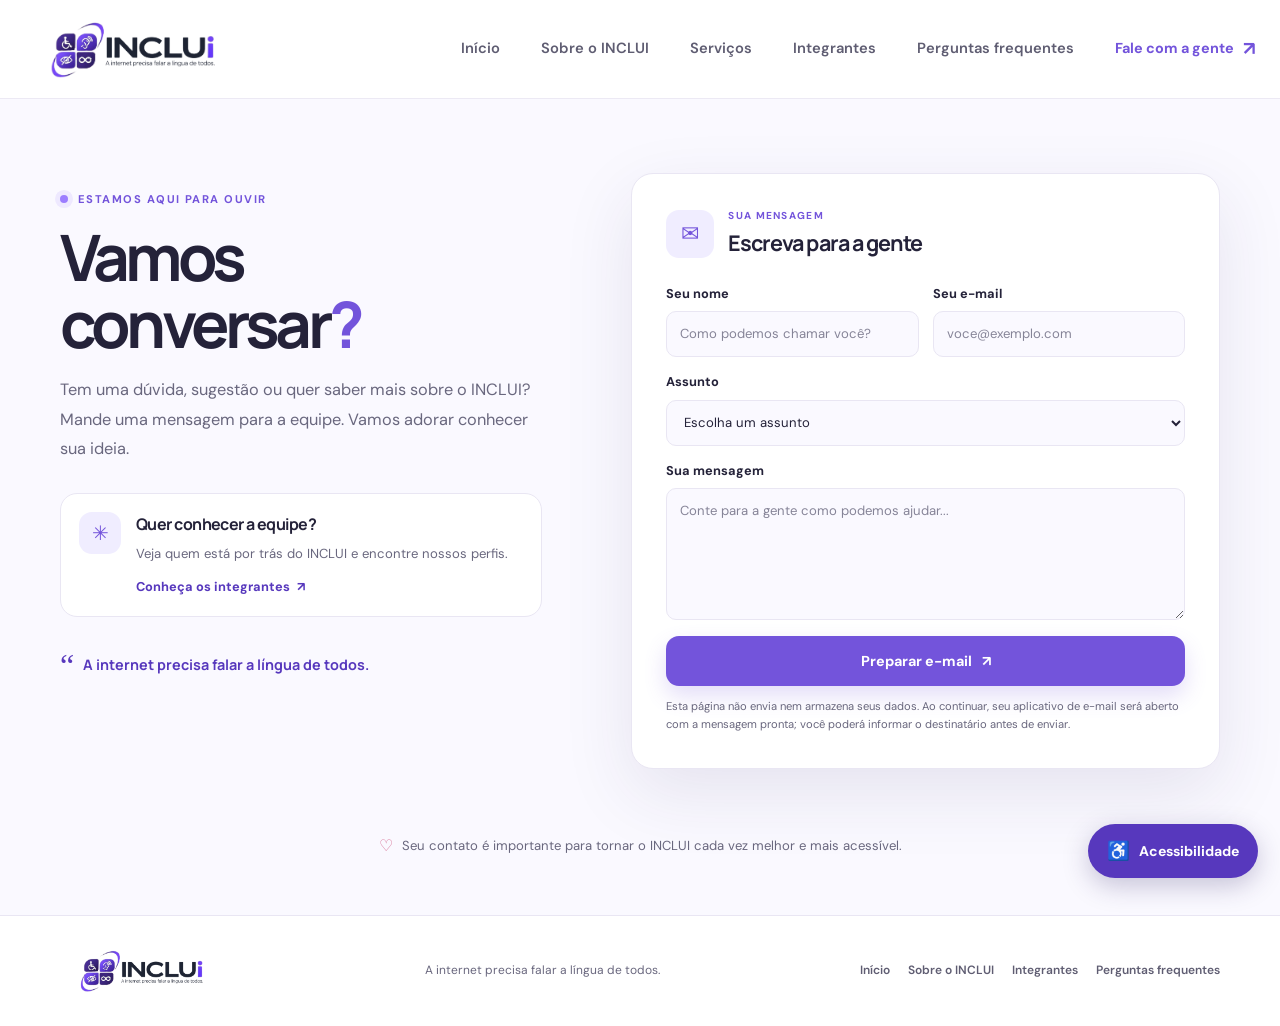
<file: contato.html>
<!doctype html>
<html lang="pt-BR">
  <!-- Metadados da página e referências aos recursos visuais compartilhados. -->
  <head>
    <meta charset="UTF-8" />
    <meta name="viewport" content="width=device-width, initial-scale=1.0" />
    <meta
      name="description"
      content="Entre em contato com a equipe do INCLUI. Envie uma mensagem ou conheça os canais da equipe."
    />
    <meta name="theme-color" content="#faf9ff" />
    <title>Contato — INCLUI</title>
    <link rel="preconnect" href="https://fonts.googleapis.com" />
    <link rel="preconnect" href="https://fonts.gstatic.com" crossorigin />
    <link
      href="https://fonts.googleapis.com/css2?family=DM+Sans:wght@400;500;600;700&family=Manrope:wght@500;600;700;800&display=swap"
      rel="stylesheet"
    />
    <link rel="stylesheet" href="css/style.css" />
  </head>
  <body class="pagina-contato">
    <!-- Atalho para conteúdo e cabeçalho da página de contato. -->
    <a class="link-pular" href="#conteudo">Pular para o conteúdo</a>

    <header class="cabecalho-site">
      <a class="marca" href="index.html" aria-label="INCLUI — início">
        <img
          class="imagem-logo"
          src="assets/images/logo.png"
          data-logo-claro="assets/images/logo.png"
          data-logo-escuro="assets/images/logo-escuro.png"
          alt="INCLUI"
        />
      </a>

      <button
        class="botao-menu-mobile"
        type="button"
        aria-label="Abrir menu"
        aria-expanded="false"
        aria-controls="navegacao-principal"
      >
        <span></span><span></span><span></span>
      </button>

      <nav class="navegacao-principal" id="navegacao-principal" aria-label="Navegação principal">
        <a href="index.html#inicio">Início</a>
        <a href="sobre.html">Sobre o INCLUI</a>
        <a href="index.html#servicos">Serviços</a>
        <a href="integrantes.html">Integrantes</a>
        <a href="faq.html">Perguntas frequentes</a>
        <a class="link-cabecalho" href="contato.html" aria-current="page">
          Fale com a gente <span aria-hidden="true">↗</span>
        </a>
      </nav>
    </header>

    <main id="conteudo">
      <!-- Texto explicativo e formulário que prepara uma mensagem no aplicativo de e-mail. -->
      <section class="contato-principal limite-secao" aria-labelledby="titulo-contato">
        <div class="contato-introducao">
          <p class="chamada"><span aria-hidden="true"></span> ESTAMOS AQUI PARA OUVIR</p>
          <h1 id="titulo-contato">Vamos conversar<span>?</span></h1>
          <p class="contato-descricao">
            Tem uma dúvida, sugestão ou quer saber mais sobre o INCLUI?
            Mande uma mensagem para a equipe. Vamos adorar conhecer sua ideia.
          </p>

          <aside class="contato-conexao">
            <span class="contato-icone-equipe" aria-hidden="true">✳</span>
            <div>
              <h2>Quer conhecer a equipe?</h2>
              <p>Veja quem está por trás do INCLUI e encontre nossos perfis.</p>
              <a href="integrantes.html">Conheça os integrantes <span aria-hidden="true">↗</span></a>
            </div>
          </aside>

          <div class="contato-frase">
            <span aria-hidden="true">“</span>
            <p>A internet precisa falar a língua de todos.</p>
          </div>
        </div>

        <section class="cartao-formulario-contato" aria-labelledby="titulo-formulario-contato">
          <div class="contato-formulario-cabecalho">
            <span class="contato-formulario-icone" aria-hidden="true">✉</span>
            <div>
              <p class="chamada">SUA MENSAGEM</p>
              <h2 id="titulo-formulario-contato">Escreva para a gente</h2>
            </div>
          </div>

          <form id="formulario-contato">
            <div class="campos-contato-linha">
              <div class="campo-contato">
                <label for="nome-contato">Seu nome</label>
                <input
                  id="nome-contato"
                  name="nome"
                  type="text"
                  autocomplete="name"
                  placeholder="Como podemos chamar você?"
                  required
                />
              </div>
              <div class="campo-contato">
                <label for="email-contato">Seu e-mail</label>
                <input
                  id="email-contato"
                  name="email"
                  type="email"
                  autocomplete="email"
                  placeholder="voce@exemplo.com"
                  required
                />
              </div>
            </div>

            <div class="campo-contato">
              <label for="assunto-contato">Assunto</label>
              <select id="assunto-contato" name="assunto" required>
                <option value="" selected disabled>Escolha um assunto</option>
                <option value="Dúvida">Tenho uma dúvida</option>
                <option value="Sugestão">Quero enviar uma sugestão</option>
                <option value="Parceria">Quero falar sobre parceria</option>
                <option value="Outro assunto">Outro assunto</option>
              </select>
            </div>

            <div class="campo-contato">
              <label for="mensagem-contato">Sua mensagem</label>
              <textarea
                id="mensagem-contato"
                name="mensagem"
                rows="5"
                placeholder="Conte para a gente como podemos ajudar..."
                required
              ></textarea>
            </div>

            <button class="botao botao-primario botao-enviar-contato" type="submit">
              Preparar e-mail <span aria-hidden="true">↗</span>
            </button>
            <p class="aviso-formulario-contato" id="estado-formulario-contato" aria-live="polite">
              Esta página não envia nem armazena seus dados. Ao continuar, seu aplicativo de e-mail será aberto com a mensagem pronta; você poderá informar o destinatário antes de enviar.
            </p>
          </form>
        </section>
      </section>

      <section class="contato-nota limite-secao" aria-label="Informações sobre o envio da mensagem">
        <span aria-hidden="true">♡</span>
        <p>Seu contato é importante para tornar o INCLUI cada vez melhor e mais acessível.</p>
      </section>
    </main>

    <!-- Rodapé compartilhado das páginas institucionais. -->
    <footer class="rodape-site">
      <div class="limite-secao conteudo-rodape">
        <a class="marca marca-rodape" href="index.html" aria-label="INCLUI — voltar ao início">
          <img
            class="imagem-logo imagem-logo-rodape"
            src="assets/images/logo.png"
            data-logo-claro="assets/images/logo.png"
            data-logo-escuro="assets/images/logo-escuro.png"
            alt="INCLUI"
          />
        </a>
        <p class="slogan-rodape">A internet precisa falar a língua de todos.</p>
        <nav class="navegacao-rodape" aria-label="Navegação do rodapé">
          <a href="index.html">Início</a>
          <a href="sobre.html">Sobre o INCLUI</a>
          <a href="integrantes.html">Integrantes</a>
          <a href="faq.html">Perguntas frequentes</a>
        </nav>
      </div>
    </footer>
    <script src="js/script.js"></script>
  </body>
</html>
</file>
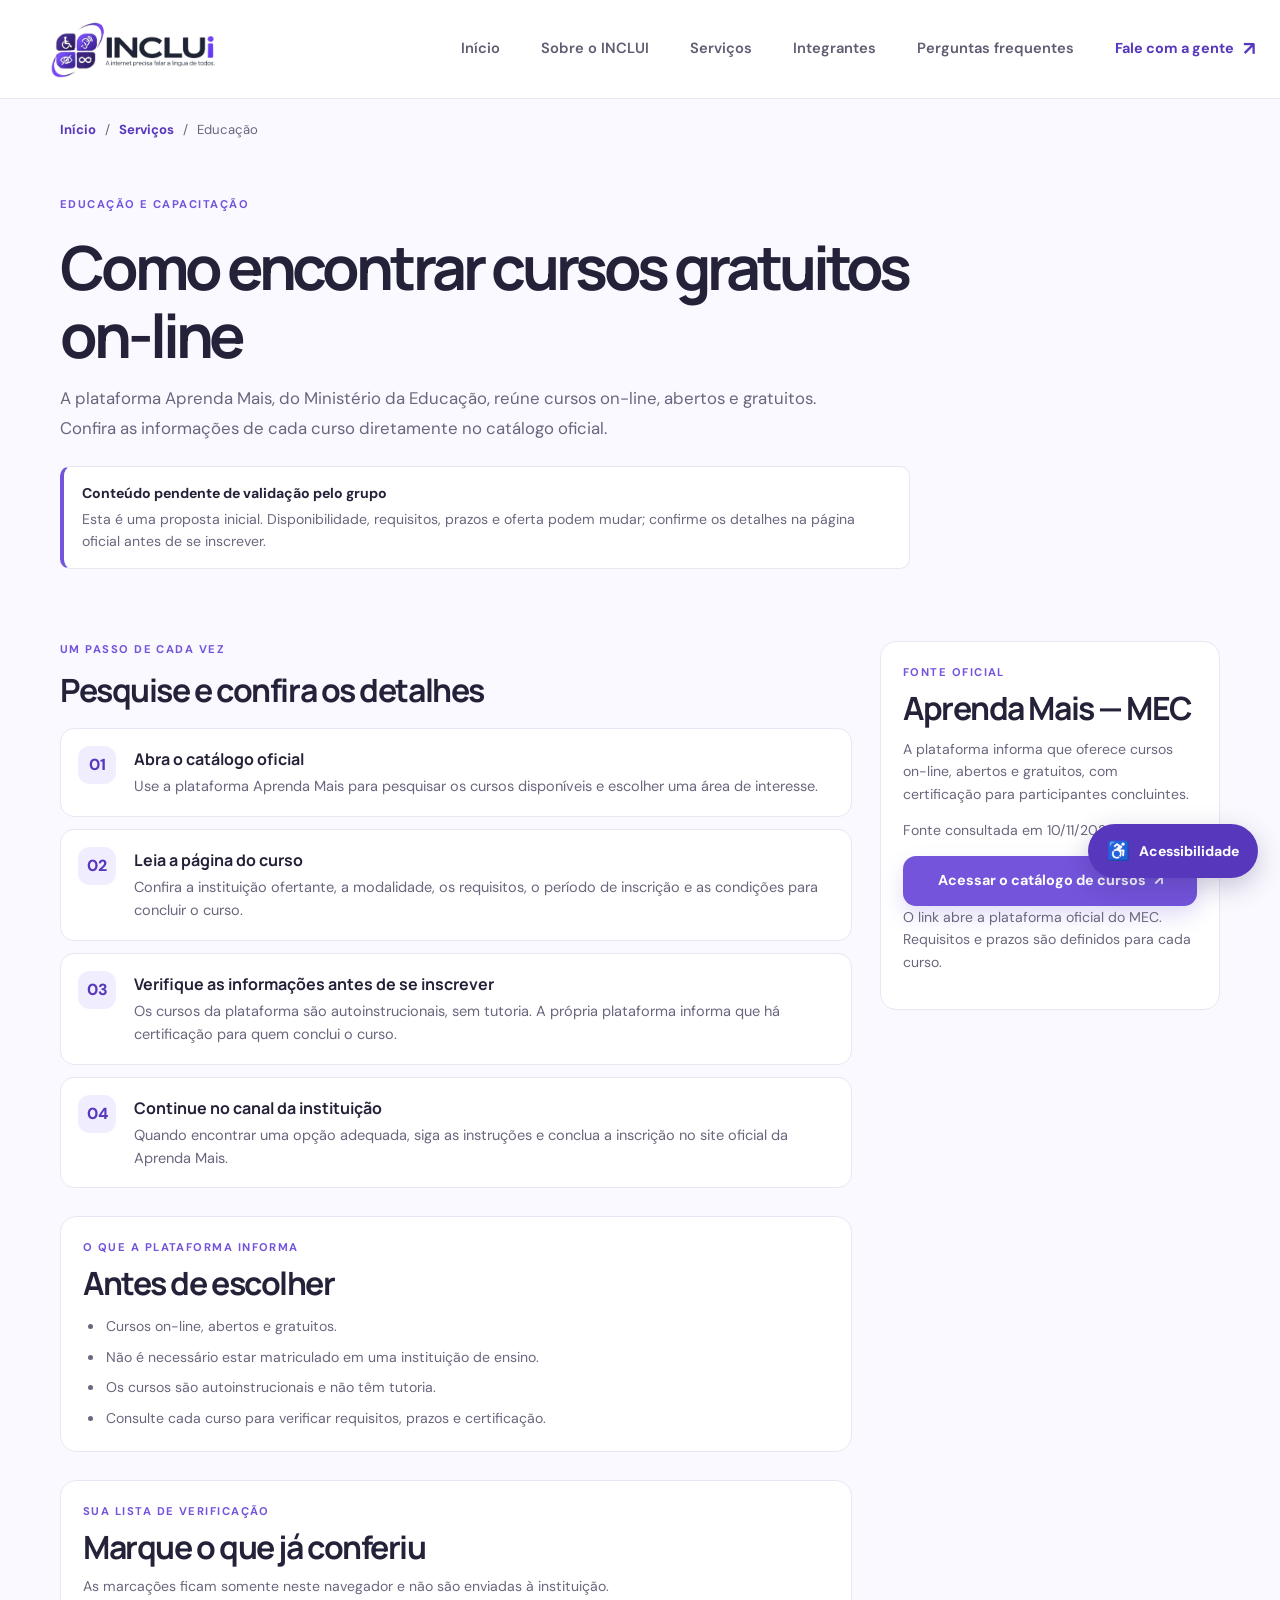
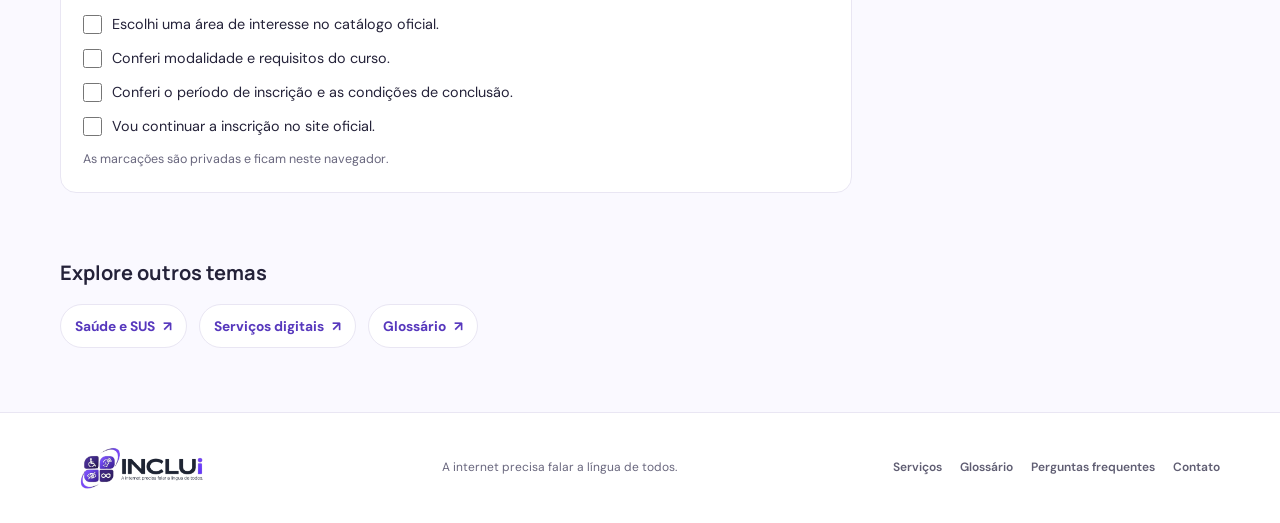
<file: cursos-gratuitos.html>
<!doctype html>
<html lang="pt-BR">
  <!-- Página de guia sobre cursos gratuitos da plataforma Aprenda Mais. -->
  <head>
    <meta charset="UTF-8" />
    <meta name="viewport" content="width=device-width, initial-scale=1.0" />
    <meta
      name="description"
      content="Guia do INCLUI para consultar cursos on-line gratuitos da plataforma Aprenda Mais, do Ministério da Educação."
    />
    <meta name="theme-color" content="#faf9ff" />
    <title>Cursos gratuitos — INCLUI</title>
    <link rel="preconnect" href="https://fonts.googleapis.com" />
    <link rel="preconnect" href="https://fonts.gstatic.com" crossorigin />
    <link
      href="https://fonts.googleapis.com/css2?family=DM+Sans:wght@400;500;600;700&family=Manrope:wght@500;600;700;800&display=swap"
      rel="stylesheet"
    />
    <link rel="stylesheet" href="css/style.css" />
  </head>
  <body class="pagina-guia">
    <!-- Cabeçalho e trilha de navegação do guia. -->
    <a class="link-pular" href="#conteudo">Pular para o conteúdo</a>

    <header class="cabecalho-site">
      <a class="marca" href="index.html" aria-label="INCLUI — início">
        <img class="imagem-logo" src="assets/images/logo.png" data-logo-claro="assets/images/logo.png" data-logo-escuro="assets/images/logo-escuro.png" alt="INCLUI" />
      </a>
      <button class="botao-menu-mobile" type="button" aria-label="Abrir menu" aria-expanded="false" aria-controls="navegacao-principal">
        <span></span><span></span><span></span>
      </button>
      <nav class="navegacao-principal" id="navegacao-principal" aria-label="Navegação principal">
        <a href="index.html#inicio">Início</a>
        <a href="sobre.html">Sobre o INCLUI</a>
        <a href="index.html#servicos">Serviços</a>
        <a href="integrantes.html">Integrantes</a>
        <a href="faq.html">Perguntas frequentes</a>
        <a class="link-cabecalho" href="contato.html">Fale com a gente <span aria-hidden="true">↗</span></a>
      </nav>
    </header>

    <main id="conteudo">
      <!-- Resumo, passos, lista de verificação e fonte oficial do guia. -->
      <nav class="migalha-guia limite-secao" aria-label="Você está aqui">
        <a href="index.html">Início</a><span aria-hidden="true">/</span><a href="index.html#servicos">Serviços</a><span aria-hidden="true">/</span><span aria-current="page">Educação</span>
      </nav>

      <section class="guia-apresentacao limite-secao" aria-labelledby="titulo-guia">
        <p class="chamada">EDUCAÇÃO E CAPACITAÇÃO</p>
        <h1 id="titulo-guia">Como encontrar cursos gratuitos on-line</h1>
        <p class="guia-resumo">
          A plataforma Aprenda Mais, do Ministério da Educação, reúne cursos
          on-line, abertos e gratuitos. Confira as informações de cada curso
          diretamente no catálogo oficial.
        </p>
        <p class="aviso-revisao">
          <strong>Conteúdo pendente de validação pelo grupo</strong>
          <span>Esta é uma proposta inicial. Disponibilidade, requisitos, prazos e oferta podem mudar; confirme os detalhes na página oficial antes de se inscrever.</span>
        </p>
      </section>

      <div class="guia-layout limite-secao">
        <article class="guia-conteudo">
          <section aria-labelledby="titulo-etapas">
            <div class="cabecalho-secao">
              <div>
                <p class="chamada">UM PASSO DE CADA VEZ</p>
                <h2 id="titulo-etapas">Pesquise e confira os detalhes</h2>
              </div>
            </div>
            <ol class="etapas-guia">
              <li>
                <span>01</span>
                <div><h3>Abra o catálogo oficial</h3><p>Use a plataforma Aprenda Mais para pesquisar os cursos disponíveis e escolher uma área de interesse.</p></div>
              </li>
              <li>
                <span>02</span>
                <div><h3>Leia a página do curso</h3><p>Confira a instituição ofertante, a modalidade, os requisitos, o período de inscrição e as condições para concluir o curso.</p></div>
              </li>
              <li>
                <span>03</span>
                <div><h3>Verifique as informações antes de se inscrever</h3><p>Os cursos da plataforma são autoinstrucionais, sem tutoria. A própria plataforma informa que há certificação para quem conclui o curso.</p></div>
              </li>
              <li>
                <span>04</span>
                <div><h3>Continue no canal da instituição</h3><p>Quando encontrar uma opção adequada, siga as instruções e conclua a inscrição no site oficial da Aprenda Mais.</p></div>
              </li>
            </ol>
          </section>

          <section class="resumo-curso" aria-labelledby="titulo-resumo-curso">
            <p class="chamada">O QUE A PLATAFORMA INFORMA</p>
            <h2 id="titulo-resumo-curso">Antes de escolher</h2>
            <ul>
              <li>Cursos on-line, abertos e gratuitos.</li>
              <li>Não é necessário estar matriculado em uma instituição de ensino.</li>
              <li>Os cursos são autoinstrucionais e não têm tutoria.</li>
              <li>Consulte cada curso para verificar requisitos, prazos e certificação.</li>
            </ul>
          </section>

          <section class="lista-verificacao-guia" aria-labelledby="titulo-lista-verificacao">
            <p class="chamada">SUA LISTA DE VERIFICAÇÃO</p>
            <h2 id="titulo-lista-verificacao">Marque o que já conferiu</h2>
            <p>As marcações ficam somente neste navegador e não são enviadas à instituição.</p>
            <div class="itens-lista-verificacao" data-lista-verificacao="educacao-cursos">
              <label><input type="checkbox" data-item-verificacao="area" /> Escolhi uma área de interesse no catálogo oficial.</label>
              <label><input type="checkbox" data-item-verificacao="requisitos" /> Conferi modalidade e requisitos do curso.</label>
              <label><input type="checkbox" data-item-verificacao="prazo" /> Conferi o período de inscrição e as condições de conclusão.</label>
              <label><input type="checkbox" data-item-verificacao="canal" /> Vou continuar a inscrição no site oficial.</label>
              <p class="estado-lista-verificacao" data-status-lista-verificacao role="status" aria-live="polite"></p>
            </div>
          </section>
        </article>

        <aside class="painel-fonte-guia" aria-labelledby="titulo-fonte">
          <p class="chamada">FONTE OFICIAL</p>
          <h2 id="titulo-fonte">Aprenda Mais — MEC</h2>
          <p>A plataforma informa que oferece cursos on-line, abertos e gratuitos, com certificação para participantes concluintes.</p>
          <p class="data-revisao-guia">Fonte consultada em <time datetime="2026-11-10">10/11/2026</time>.</p>
          <a class="botao botao-primario" href="https://aprendamais.mec.gov.br/" target="_blank" rel="noopener noreferrer">
            Acessar o catálogo de cursos <span aria-hidden="true">↗</span>
          </a>
          <p class="nota-link-externo">O link abre a plataforma oficial do MEC. Requisitos e prazos são definidos para cada curso.</p>
        </aside>
      </div>

      <nav class="outros-guias limite-secao" aria-label="Outros temas">
        <h2>Explore outros temas</h2>
        <a href="vacinacao.html">Saúde e SUS <span aria-hidden="true">↗</span></a>
        <a href="servicos-digitais.html">Serviços digitais <span aria-hidden="true">↗</span></a>
        <a href="index.html#glossario">Glossário <span aria-hidden="true">↗</span></a>
      </nav>
    </main>

    <footer class="rodape-site">
      <div class="limite-secao conteudo-rodape">
        <a class="marca marca-rodape" href="index.html" aria-label="INCLUI — voltar ao início">
          <img class="imagem-logo imagem-logo-rodape" src="assets/images/logo.png" data-logo-claro="assets/images/logo.png" data-logo-escuro="assets/images/logo-escuro.png" alt="INCLUI" />
        </a>
        <p class="slogan-rodape">A internet precisa falar a língua de todos.</p>
        <nav class="navegacao-rodape" aria-label="Navegação do rodapé">
          <a href="index.html#servicos">Serviços</a>
          <a href="index.html#glossario">Glossário</a>
          <a href="faq.html">Perguntas frequentes</a>
          <a href="contato.html">Contato</a>
        </nav>
      </div>
    </footer>
    <script src="js/script.js"></script>
  </body>
</html>
</file>
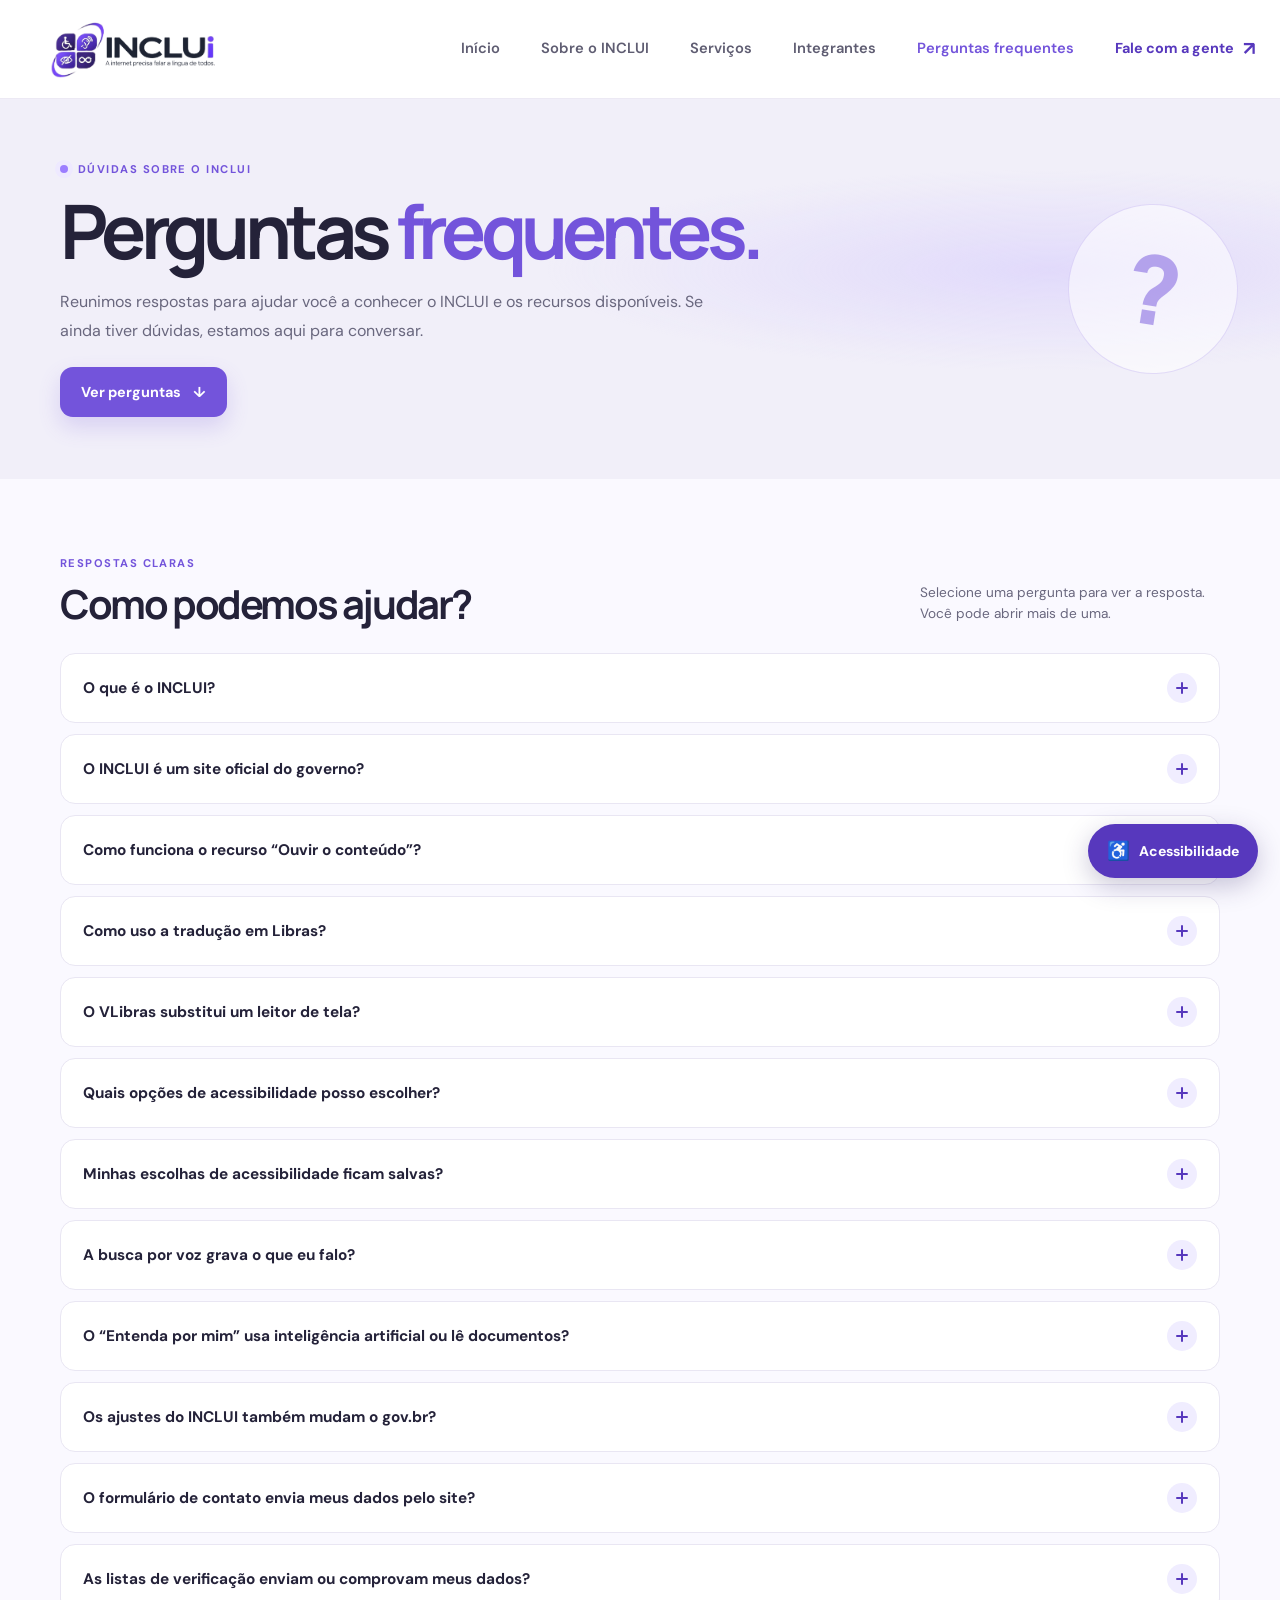
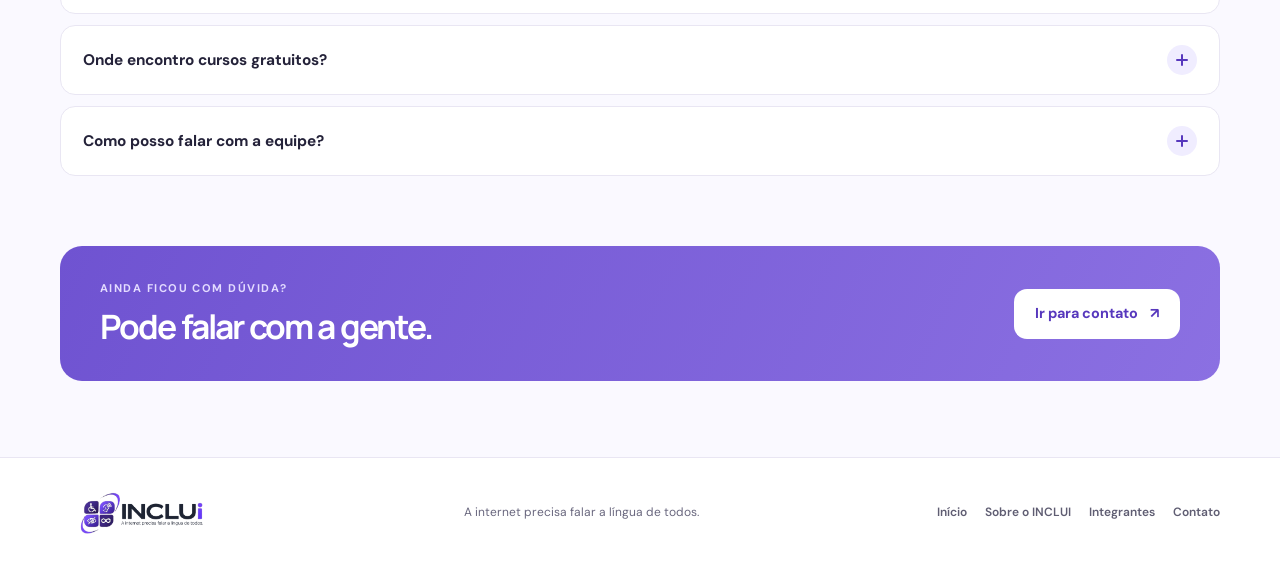
<file: faq.html>
<!doctype html>
<html lang="pt-BR">
  <!-- Configuração da página de perguntas frequentes. -->
  <head>
    <meta charset="UTF-8" />
    <meta name="viewport" content="width=device-width, initial-scale=1.0" />
    <meta
      name="description"
      content="Tire suas dúvidas sobre o INCLUI, os recursos de acessibilidade e como entrar em contato."
    />
    <meta name="theme-color" content="#faf9ff" />
    <title>Perguntas frequentes — INCLUI</title>
    <link rel="preconnect" href="https://fonts.googleapis.com" />
    <link rel="preconnect" href="https://fonts.gstatic.com" crossorigin />
    <link
      href="https://fonts.googleapis.com/css2?family=DM+Sans:wght@400;500;600;700&family=Manrope:wght@500;600;700;800&display=swap"
      rel="stylesheet"
    />
    <link rel="stylesheet" href="css/style.css" />
  </head>
  <body class="pagina-faq">
    <!-- Navegação e introdução da lista de dúvidas. -->
    <a class="link-pular" href="#conteudo">Pular para o conteúdo</a>

    <header class="cabecalho-site">
      <a class="marca" href="index.html" aria-label="INCLUI — início">
        <img
          class="imagem-logo"
          src="assets/images/logo.png"
          data-logo-claro="assets/images/logo.png"
          data-logo-escuro="assets/images/logo-escuro.png"
          alt="INCLUI"
        />
      </a>

      <button
        class="botao-menu-mobile"
        type="button"
        aria-label="Abrir menu"
        aria-expanded="false"
        aria-controls="navegacao-principal"
      >
        <span></span><span></span><span></span>
      </button>

      <nav class="navegacao-principal" id="navegacao-principal" aria-label="Navegação principal">
        <a href="index.html#inicio">Início</a>
        <a href="sobre.html">Sobre o INCLUI</a>
        <a href="index.html#servicos">Serviços</a>
        <a href="integrantes.html">Integrantes</a>
        <a href="faq.html" aria-current="page">Perguntas frequentes</a>
        <a class="link-cabecalho" href="contato.html">
          Fale com a gente <span aria-hidden="true">↗</span>
        </a>
      </nav>
    </header>

    <main id="conteudo">
      <!-- Lista acessível feita com elementos <details> e <summary>. -->
      <section class="faq-apresentacao" aria-labelledby="titulo-faq">
        <div class="limite-secao faq-apresentacao-conteudo">
          <p class="chamada"><span aria-hidden="true"></span> DÚVIDAS SOBRE O INCLUI</p>
          <h1 id="titulo-faq">Perguntas <span>frequentes.</span></h1>
          <p>
            Reunimos respostas para ajudar você a conhecer o INCLUI e os recursos
            disponíveis. Se ainda tiver dúvidas, estamos aqui para conversar.
          </p>
          <a class="botao botao-primario" href="#perguntas">
            Ver perguntas <span aria-hidden="true">↓</span>
          </a>
        </div>
        <div class="faq-forma" aria-hidden="true">?</div>
      </section>

      <section class="faq-secao limite-secao" id="perguntas" aria-labelledby="titulo-lista-faq">
        <div class="faq-cabecalho">
          <div>
            <p class="chamada">RESPOSTAS CLARAS</p>
            <h2 id="titulo-lista-faq">Como podemos ajudar?</h2>
          </div>
          <p>Selecione uma pergunta para ver a resposta. Você pode abrir mais de uma.</p>
        </div>

        <div class="faq-lista">
          <details class="faq-item">
            <summary class="faq-question">
              <span>O que é o INCLUI?</span>
              <span class="faq-sinal" aria-hidden="true"></span>
            </summary>
            <div class="faq-answer">
              <p>
                O INCLUI é um guia digital que busca aproximar as pessoas de
                orientações sobre serviços públicos. A proposta é organizar
                informações sobre temas do dia a dia com clareza e acessibilidade.
              </p>
            </div>
          </details>

          <details class="faq-item">
            <summary class="faq-question">
              <span>O INCLUI é um site oficial do governo?</span>
              <span class="faq-sinal" aria-hidden="true"></span>
            </summary>
            <div class="faq-answer">
              <p>
                Não. O INCLUI é um projeto informativo e não substitui os canais
                oficiais, órgãos públicos ou atendimento profissional. Confirme
                prazos, documentos e procedimentos nos canais oficiais responsáveis.
              </p>
            </div>
          </details>

          <details class="faq-item">
            <summary class="faq-question">
              <span>Como funciona o recurso “Ouvir o conteúdo”?</span>
              <span class="faq-sinal" aria-hidden="true"></span>
            </summary>
            <div class="faq-answer">
              <p>
                Ative “Ouvir o conteúdo” no botão flutuante de acessibilidade.
                Depois, passe o mouse sobre textos ou navegue até eles com o
                teclado para ouvi-los. O botão “Ouvir esta página” inicia a leitura
                da página inteira. A voz é fornecida pelo navegador e pode variar
                conforme o dispositivo.
              </p>
            </div>
          </details>

          <details class="faq-item">
            <summary class="faq-question">
              <span>Como uso a tradução em Libras?</span>
              <span class="faq-sinal" aria-hidden="true"></span>
            </summary>
            <div class="faq-answer">
              <p>
                Ative a opção “Libras” no painel de acessibilidade. O widget
                oficial VLibras será carregado; depois, use o botão dele para
                iniciar a tradução. É necessário estar conectado à internet.
                A tradução automática pode não representar perfeitamente todos
                os sentidos do texto.
              </p>
            </div>
          </details>

          <details class="faq-item">
            <summary class="faq-question">
              <span>O VLibras substitui um leitor de tela?</span>
              <span class="faq-sinal" aria-hidden="true"></span>
            </summary>
            <div class="faq-answer">
              <p>
                Não. O VLibras traduz textos para Libras. Leitores de tela são
                programas do dispositivo, como NVDA, VoiceOver e TalkBack, que
                ajudam a navegar por páginas e outros aplicativos usando voz ou
                braille. O recurso “Ouvir o conteúdo” do INCLUI também é diferente:
                ele usa a voz do navegador para ler textos selecionados.
              </p>
            </div>
          </details>

          <details class="faq-item">
            <summary class="faq-question">
              <span>Quais opções de acessibilidade posso escolher?</span>
              <span class="faq-sinal" aria-hidden="true"></span>
            </summary>
            <div class="faq-answer">
              <p>
                No painel, você pode ajustar o tema e o tamanho da fonte, ativar
                leitura em voz alta, VLibras, contraste, paleta de cores,
                espaçamento, fonte legível, apoio visual, redução de animações e
                modo de leitura. Na página inicial, você também pode combinar
                opções rápidas. Cada escolha pode ser ativada ou desativada.
              </p>
            </div>
          </details>

          <details class="faq-item">
            <summary class="faq-question">
              <span>Minhas escolhas de acessibilidade ficam salvas?</span>
              <span class="faq-sinal" aria-hidden="true"></span>
            </summary>
            <div class="faq-answer">
              <p>
                As preferências de acessibilidade e o tamanho do texto ficam
                salvos no armazenamento local deste navegador e dispositivo.
                Não são enviados ao INCLUI nem sincronizados com outros aparelhos.
                Você pode mudar as escolhas no botão “Acessibilidade”.
              </p>
            </div>
          </details>

          <details class="faq-item">
            <summary class="faq-question">
              <span>A busca por voz grava o que eu falo?</span>
              <span class="faq-sinal" aria-hidden="true"></span>
            </summary>
            <div class="faq-answer">
              <p>
                A busca só começa depois que você toca no botão e permite o uso
                do microfone. O INCLUI não grava nem armazena sua voz. O áudio
                pode ser processado pelo navegador ou por seu fornecedor, conforme
                as configurações e regras desse serviço. Se preferir, digite sua busca.
              </p>
            </div>
          </details>

          <details class="faq-item">
            <summary class="faq-question">
              <span>O “Entenda por mim” usa inteligência artificial ou lê documentos?</span>
              <span class="faq-sinal" aria-hidden="true"></span>
            </summary>
            <div class="faq-answer">
              <p>
                Não. Esta demonstração mostra explicações de exemplos preparados
                e pode separar em frases o texto que você colar. Ela não interpreta
                nem verifica esse texto, não lê fotos ou PDFs e não o envia nem
                salva. Não cole dados pessoais. Confirme orientações oficiais com
                o órgão responsável.
              </p>
            </div>
          </details>

          <details class="faq-item">
            <summary class="faq-question">
              <span>Os ajustes do INCLUI também mudam o gov.br?</span>
              <span class="faq-sinal" aria-hidden="true"></span>
            </summary>
            <div class="faq-answer">
              <p>
                Não. Os ajustes só afetam as páginas do INCLUI. Ao abrir um
                serviço externo, use os recursos de acessibilidade do próprio
                site, do navegador ou do dispositivo.
              </p>
            </div>
          </details>

          <details class="faq-item">
            <summary class="faq-question">
              <span>O formulário de contato envia meus dados pelo site?</span>
              <span class="faq-sinal" aria-hidden="true"></span>
            </summary>
            <div class="faq-answer">
              <p>
                Não. Ao preparar a mensagem, o site abre o aplicativo de e-mail
                do seu dispositivo com o conteúdo preenchido. Você informa o
                destinatário e decide se quer enviar. O INCLUI não recebe nem
                armazena as informações digitadas nesse formulário.
              </p>
            </div>
          </details>

          <details class="faq-item">
            <summary class="faq-question">
              <span>As listas de verificação enviam ou comprovam meus dados?</span>
              <span class="faq-sinal" aria-hidden="true"></span>
            </summary>
            <div class="faq-answer">
              <p>
                Não. As marcações ficam apenas no navegador e neste dispositivo.
                Elas não são enviadas ao INCLUI, não sincronizam com outros aparelhos
                e não comprovam agendamento, inscrição ou conclusão de um serviço.
              </p>
            </div>
          </details>

          <details class="faq-item">
            <summary class="faq-question">
              <span>Onde encontro cursos gratuitos?</span>
              <span class="faq-sinal" aria-hidden="true"></span>
            </summary>
            <div class="faq-answer">
              <p>
                Acesse o guia de <a href="cursos-gratuitos.html">cursos gratuitos</a>
                para entender o que conferir. A oferta, os requisitos e os prazos
                devem ser consultados no catálogo oficial da plataforma Aprenda Mais,
                do Ministério da Educação.
              </p>
            </div>
          </details>

          <details class="faq-item">
            <summary class="faq-question">
              <span>Como posso falar com a equipe?</span>
              <span class="faq-sinal" aria-hidden="true"></span>
            </summary>
            <div class="faq-answer">
              <p>
                Acesse a página de <a href="contato.html">contato</a> para
                preparar uma mensagem ou conheça a equipe e seus perfis na
                página de <a href="integrantes.html">integrantes</a>.
              </p>
            </div>
          </details>
        </div>
      </section>

      <section class="faq-chamada limite-secao" aria-labelledby="titulo-contato-faq">
        <div>
          <p class="chamada">AINDA FICOU COM DÚVIDA?</p>
          <h2 id="titulo-contato-faq">Pode falar com a gente.</h2>
        </div>
        <a class="botao botao-claro" href="contato.html">
          Ir para contato <span aria-hidden="true">↗</span>
        </a>
      </section>
    </main>

    <footer class="rodape-site">
      <div class="limite-secao conteudo-rodape">
        <a class="marca marca-rodape" href="index.html" aria-label="INCLUI — voltar ao início">
          <img
            class="imagem-logo imagem-logo-rodape"
            src="assets/images/logo.png"
            data-logo-claro="assets/images/logo.png"
            data-logo-escuro="assets/images/logo-escuro.png"
            alt="INCLUI"
          />
        </a>
        <p class="slogan-rodape">A internet precisa falar a língua de todos.</p>
        <nav class="navegacao-rodape" aria-label="Navegação do rodapé">
          <a href="index.html">Início</a>
          <a href="sobre.html">Sobre o INCLUI</a>
          <a href="integrantes.html">Integrantes</a>
          <a href="contato.html">Contato</a>
        </nav>
      </div>
    </footer>
    <script src="js/script.js"></script>
  </body>
</html>
</file>
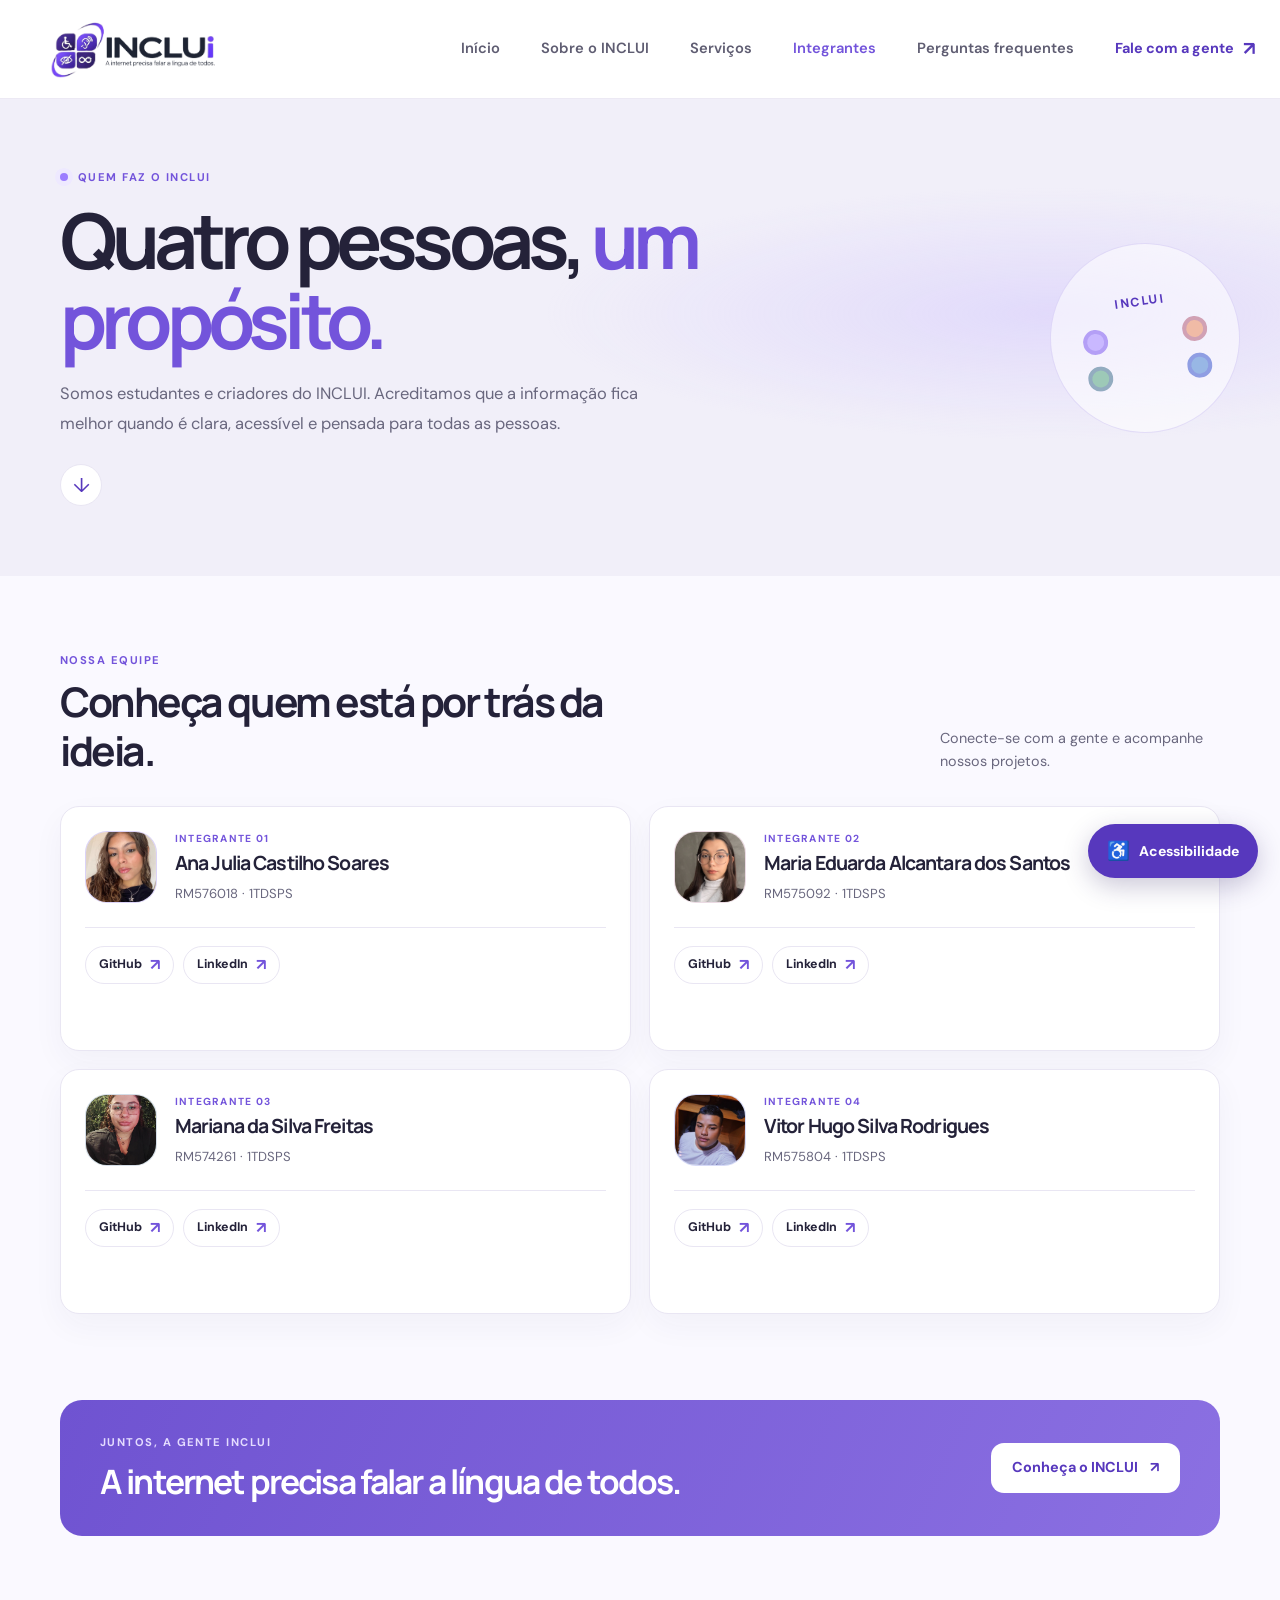
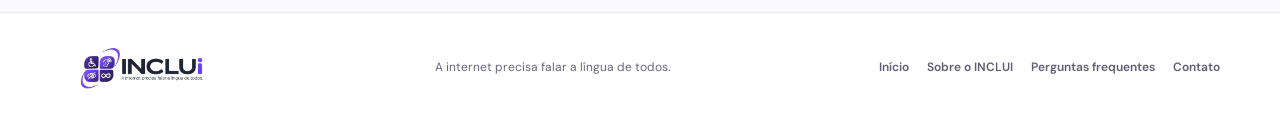
<file: integrantes.html>
<!doctype html>
<html lang="pt-BR">
  <!-- Metadados e recursos comuns da página da equipe. -->
  <head>
    <meta charset="UTF-8" />
    <meta name="viewport" content="width=device-width, initial-scale=1.0" />
    <meta
      name="description"
      content="Conheça as quatro pessoas que criaram o INCLUI: Ana Julia, Maria Eduarda, Mariana e Vitor."
    />
    <meta name="theme-color" content="#faf9ff" />
    <title>Integrantes — INCLUI</title>
    <link rel="preconnect" href="https://fonts.googleapis.com" />
    <link rel="preconnect" href="https://fonts.gstatic.com" crossorigin />
    <link
      href="https://fonts.googleapis.com/css2?family=DM+Sans:wght@400;500;600;700&family=Manrope:wght@500;600;700;800&display=swap"
      rel="stylesheet"
    />
    <link rel="stylesheet" href="css/style.css" />
  </head>
  <body class="pagina-integrantes">
    <!-- Cabeçalho e apresentação dos integrantes do projeto. -->
    <a class="link-pular" href="#conteudo">Pular para o conteúdo</a>

    <header class="cabecalho-site">
      <a class="marca" href="index.html" aria-label="INCLUI — início">
        <img
          class="imagem-logo"
          src="assets/images/logo.png"
          data-logo-claro="assets/images/logo.png"
          data-logo-escuro="assets/images/logo-escuro.png"
          alt="INCLUI"
        />
      </a>

      <button
        class="botao-menu-mobile"
        type="button"
        aria-label="Abrir menu"
        aria-expanded="false"
        aria-controls="navegacao-principal"
      >
        <span></span><span></span><span></span>
      </button>

      <nav class="navegacao-principal" id="navegacao-principal" aria-label="Navegação principal">
        <a href="index.html#inicio">Início</a>
        <a href="sobre.html">Sobre o INCLUI</a>
        <a href="index.html#servicos">Serviços</a>
        <a href="integrantes.html" aria-current="page">Integrantes</a>
        <a href="faq.html">Perguntas frequentes</a>
        <a class="link-cabecalho" href="contato.html">
          Fale com a gente <span aria-hidden="true">↗</span>
        </a>
      </nav>
    </header>

    <main id="conteudo">
      <!-- Cartões individuais com nomes, registros acadêmicos e redes profissionais. -->
      <section class="equipe-apresentacao" aria-labelledby="titulo-integrantes">
        <div class="limite-secao equipe-apresentacao-conteudo">
          <p class="chamada"><span aria-hidden="true"></span> QUEM FAZ O INCLUI</p>
          <h1 id="titulo-integrantes">Quatro pessoas, <span>um propósito.</span></h1>
          <p>
            Somos estudantes e criadores do INCLUI. Acreditamos que a informação
            fica melhor quando é clara, acessível e pensada para todas as pessoas.
          </p>
          <a class="equipe-descer" href="#equipe" aria-label="Conheça as pessoas da equipe">
            <span aria-hidden="true">↓</span>
          </a>
        </div>
        <div class="equipe-forma-equipe" aria-hidden="true">
          <span>INCLUI</span>
          <i></i>
          <i></i>
          <i></i>
          <i></i>
        </div>
      </section>

      <section class="equipe-secao limite-secao" id="equipe" aria-labelledby="titulo-equipe">
        <div class="equipe-cabecalho">
          <div>
            <p class="chamada">NOSSA EQUIPE</p>
            <h2 id="titulo-equipe">Conheça quem está por trás da ideia.</h2>
          </div>
          <p>Conecte-se com a gente e acompanhe nossos projetos.</p>
        </div>

        <div class="equipe-grade">
          <article class="cartao-integrante">
            <img class="integrante-avatar integrante-avatar-lilas" src="assets/images/ana.png" alt="Foto de Ana Julia Castilho Soares" />
            <p class="integrante-identificacao">INTEGRANTE 01</p>
            <h3>Ana Julia Castilho Soares</h3>
            <p class="integrante-curso">RM576018 <span aria-hidden="true">·</span> 1TDSPS</p>
            <div class="integrante-links" aria-label="Redes de Ana Julia Castilho Soares">
              <a href="https://github.com/AnaJu1203" target="_blank" rel="noopener noreferrer" aria-label="GitHub de Ana Julia Castilho Soares">
                GitHub <span aria-hidden="true">↗</span>
              </a>
              <a href="https://www.linkedin.com/in/ana-julia-castilho-13b8a02b3" target="_blank" rel="noopener noreferrer" aria-label="LinkedIn de Ana Julia Castilho Soares">
                LinkedIn <span aria-hidden="true">↗</span>
              </a>
            </div>
          </article>

          <article class="cartao-integrante">
            <img class="integrante-avatar integrante-avatar-pessego" src="assets/images/duda.png" alt="Foto de Maria Eduarda Alcantara dos Santos" />
            <p class="integrante-identificacao">INTEGRANTE 02</p>
            <h3>Maria Eduarda Alcantara dos Santos</h3>
            <p class="integrante-curso">RM575092 <span aria-hidden="true">·</span> 1TDSPS</p>
            <div class="integrante-links" aria-label="Redes de Maria Eduarda Alcantara dos Santos">
              <a href="https://github.com/DuAlcantara" target="_blank" rel="noopener noreferrer" aria-label="GitHub de Maria Eduarda Alcantara dos Santos">
                GitHub <span aria-hidden="true">↗</span>
              </a>
              <a href="https://www.linkedin.com/in/maria-eduarda-alcantara-dos-santos-213596389/" target="_blank" rel="noopener noreferrer" aria-label="LinkedIn de Maria Eduarda Alcantara dos Santos">
                LinkedIn <span aria-hidden="true">↗</span>
              </a>
            </div>
          </article>

          <article class="cartao-integrante">
            <img class="integrante-avatar integrante-avatar-verde" src="assets/images/mari.png" alt="Foto de Mariana da Silva Freitas" />
            <p class="integrante-identificacao">INTEGRANTE 03</p>
            <h3>Mariana da Silva Freitas</h3>
            <p class="integrante-curso">RM574261 <span aria-hidden="true">·</span> 1TDSPS</p>
            <div class="integrante-links" aria-label="Redes de Mariana da Silva Freitas">
              <a href="https://github.com/Mari1916" target="_blank" rel="noopener noreferrer" aria-label="GitHub de Mariana da Silva Freitas">
                GitHub <span aria-hidden="true">↗</span>
              </a>
              <a href="https://www.linkedin.com/in/mariana-freitas-3b756433a" target="_blank" rel="noopener noreferrer" aria-label="LinkedIn de Mariana da Silva Freitas">
                LinkedIn <span aria-hidden="true">↗</span>
              </a>
            </div>
          </article>

          <article class="cartao-integrante">
            <img class="integrante-avatar integrante-avatar-azul" src="assets/images/vitor.png" alt="Foto de Vitor Hugo Silva Rodrigues" />
            <p class="integrante-identificacao">INTEGRANTE 04</p>
            <h3>Vitor Hugo Silva Rodrigues</h3>
            <p class="integrante-curso">RM575804 <span aria-hidden="true">·</span> 1TDSPS</p>
            <div class="integrante-links" aria-label="Redes de Vitor Hugo Silva Rodrigues">
              <a href="https://github.com/VitorHugo226" target="_blank" rel="noopener noreferrer" aria-label="GitHub de Vitor Hugo Silva Rodrigues">
                GitHub <span aria-hidden="true">↗</span>
              </a>
              <a href="https://www.linkedin.com/in/vitor-hugo-rodrigues-765921300/" target="_blank" rel="noopener noreferrer" aria-label="LinkedIn de Vitor Hugo Silva Rodrigues">
                LinkedIn <span aria-hidden="true">↗</span>
              </a>
            </div>
          </article>
        </div>
      </section>

      <section class="equipe-chamada limite-secao" aria-labelledby="titulo-chamada-equipe">
        <div>
          <p class="chamada">JUNTOS, A GENTE INCLUI</p>
          <h2 id="titulo-chamada-equipe">A internet precisa falar a língua de todos.</h2>
        </div>
        <a class="botao botao-claro" href="index.html#inicio">
          Conheça o INCLUI <span aria-hidden="true">↗</span>
        </a>
      </section>
    </main>

    <footer class="rodape-site">
      <div class="limite-secao conteudo-rodape">
        <a class="marca marca-rodape" href="index.html" aria-label="INCLUI — voltar ao início">
          <img
            class="imagem-logo imagem-logo-rodape"
            src="assets/images/logo.png"
            data-logo-claro="assets/images/logo.png"
            data-logo-escuro="assets/images/logo-escuro.png"
            alt="INCLUI"
          />
        </a>
        <p class="slogan-rodape">A internet precisa falar a língua de todos.</p>
        <nav class="navegacao-rodape" aria-label="Navegação do rodapé">
          <a href="index.html">Início</a>
          <a href="sobre.html">Sobre o INCLUI</a>
          <a href="faq.html">Perguntas frequentes</a>
          <a href="contato.html">Contato</a>
        </nav>
      </div>
    </footer>
    <script src="js/script.js"></script>
  </body>
</html>
</file>
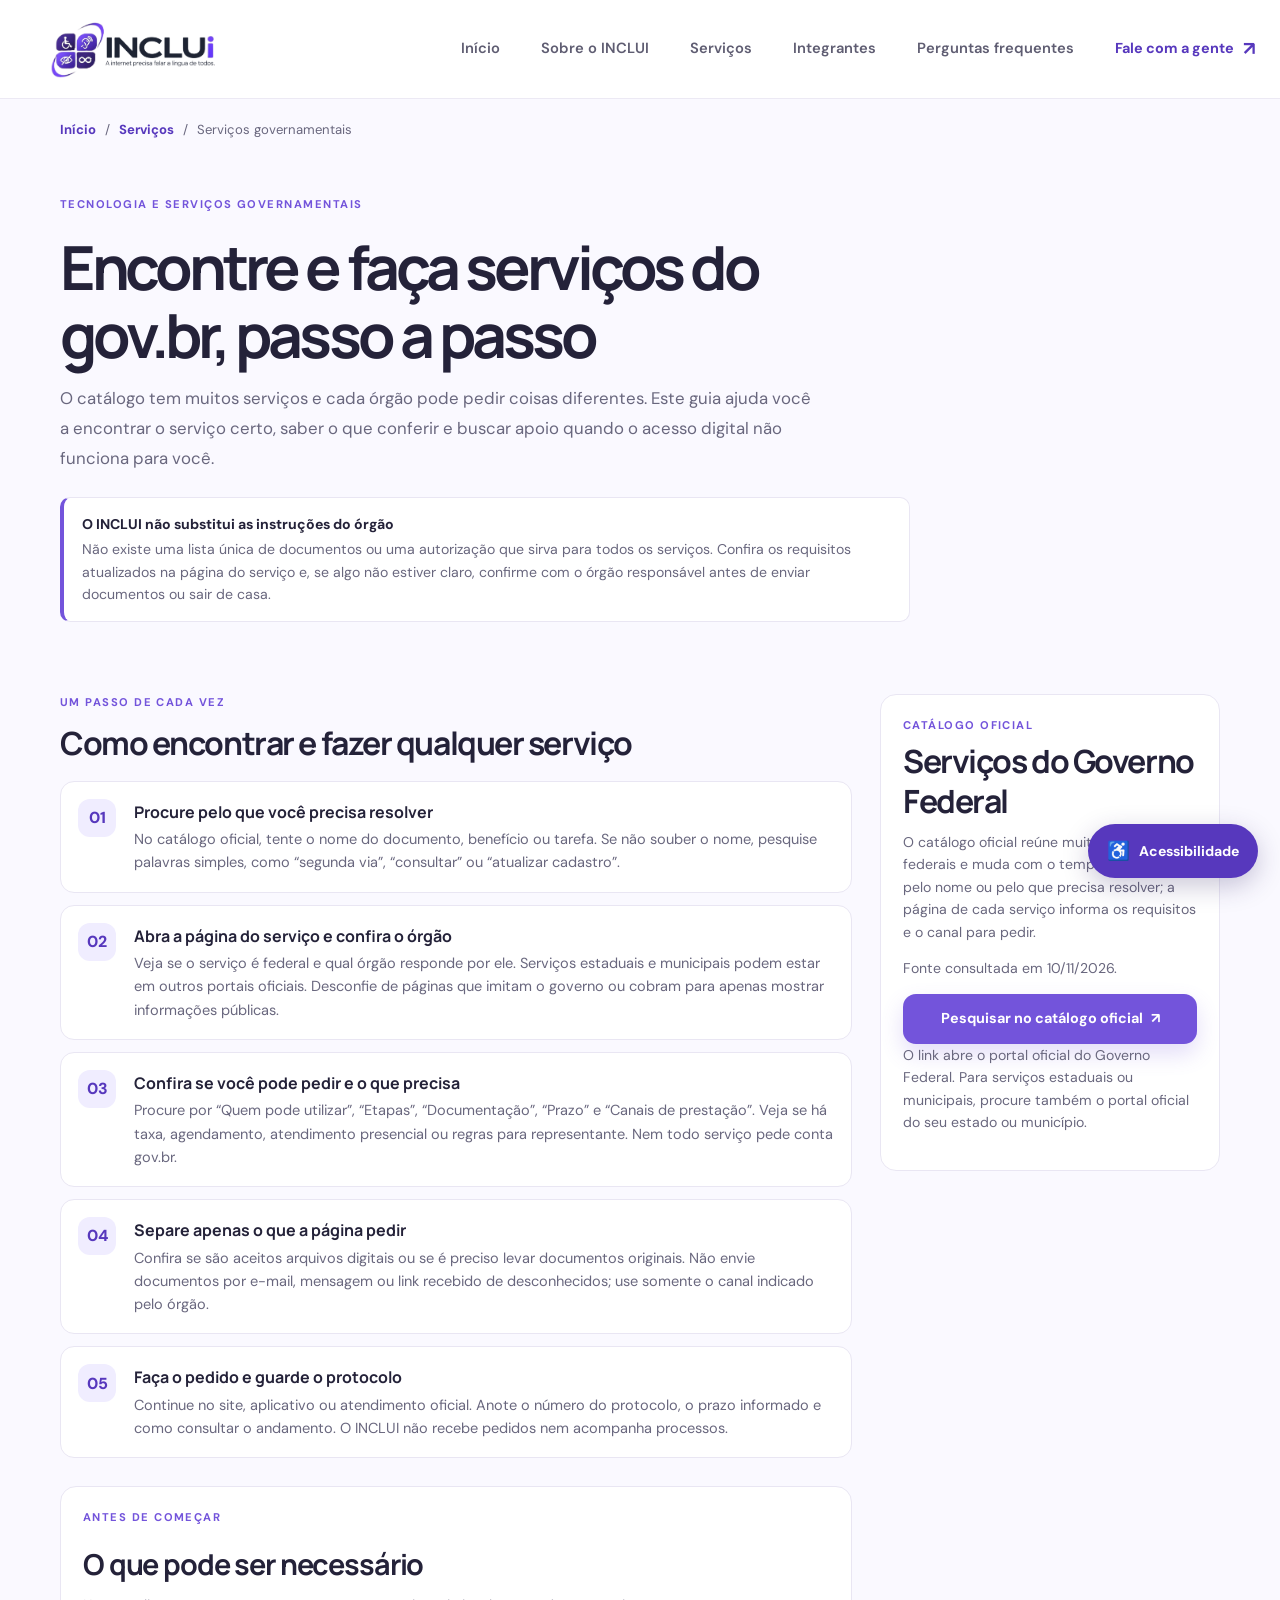
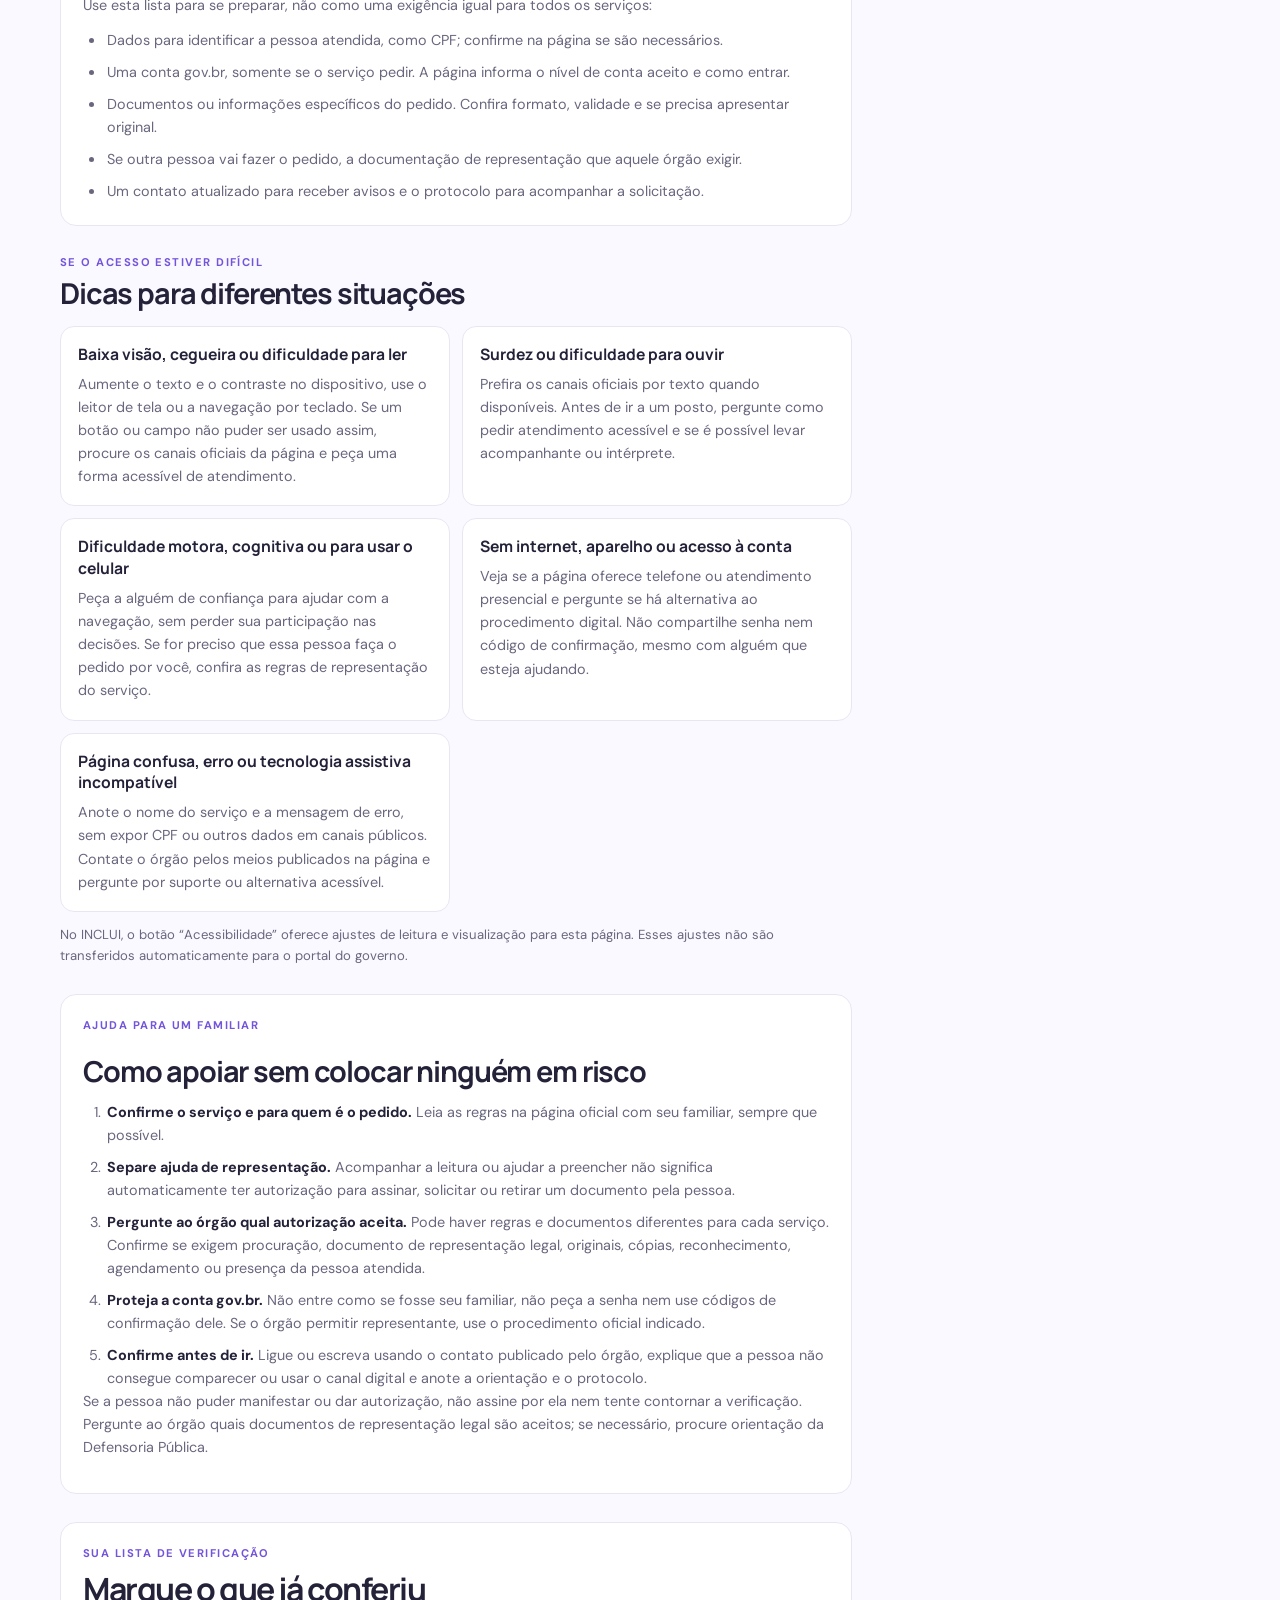
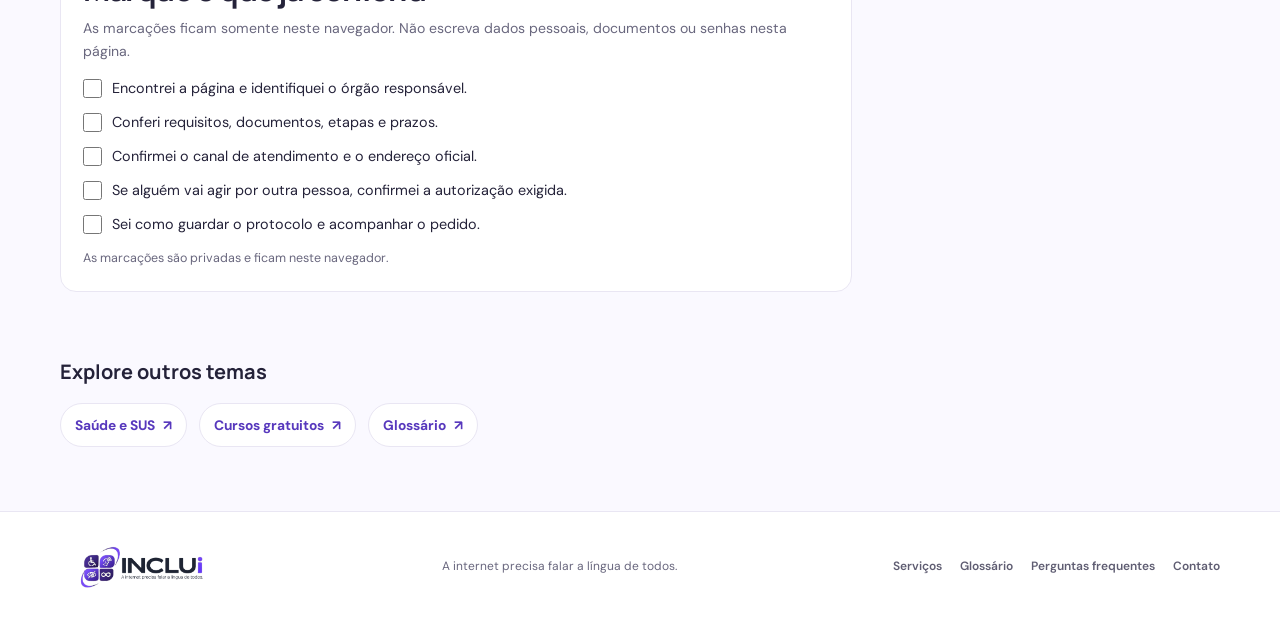
<file: servicos-digitais.html>
<!doctype html>
<html lang="pt-BR">
  <!-- Página de orientações para localizar e realizar serviços digitais públicos. -->
  <head>
    <meta charset="UTF-8" />
    <meta name="viewport" content="width=device-width, initial-scale=1.0" />
    <meta
      name="description"
      content="Guia prático do INCLUI para encontrar serviços no gov.br, conferir requisitos e buscar apoio acessível ou ajuda de familiares."
    />
    <meta name="theme-color" content="#faf9ff" />
    <title>Serviços digitais do governo — INCLUI</title>
    <link rel="preconnect" href="https://fonts.googleapis.com" />
    <link rel="preconnect" href="https://fonts.gstatic.com" crossorigin />
    <link
      href="https://fonts.googleapis.com/css2?family=DM+Sans:wght@400;500;600;700&family=Manrope:wght@500;600;700;800&display=swap"
      rel="stylesheet"
    />
    <link rel="stylesheet" href="css/style.css" />
  </head>
  <body class="pagina-guia">
    <!-- Cabeçalho e trilha de navegação do guia de serviços digitais. -->
    <a class="link-pular" href="#conteudo">Pular para o conteúdo</a>

    <header class="cabecalho-site">
      <a class="marca" href="index.html" aria-label="INCLUI — início">
        <img class="imagem-logo" src="assets/images/logo.png" data-logo-claro="assets/images/logo.png" data-logo-escuro="assets/images/logo-escuro.png" alt="INCLUI" />
      </a>
      <button class="botao-menu-mobile" type="button" aria-label="Abrir menu" aria-expanded="false" aria-controls="navegacao-principal">
        <span></span><span></span><span></span>
      </button>
      <nav class="navegacao-principal" id="navegacao-principal" aria-label="Navegação principal">
        <a href="index.html#inicio">Início</a>
        <a href="sobre.html">Sobre o INCLUI</a>
        <a href="index.html#servicos">Serviços</a>
        <a href="integrantes.html">Integrantes</a>
        <a href="faq.html">Perguntas frequentes</a>
        <a class="link-cabecalho" href="contato.html">Fale com a gente <span aria-hidden="true">↗</span></a>
      </nav>
    </header>

    <main id="conteudo">
      <!-- Passos de uso, dicas de acessibilidade e checklist local. -->
      <nav class="migalha-guia limite-secao" aria-label="Você está aqui">
        <a href="index.html">Início</a><span aria-hidden="true">/</span><a href="index.html#servicos">Serviços</a><span aria-hidden="true">/</span><span aria-current="page">Serviços governamentais</span>
      </nav>

      <section class="guia-apresentacao limite-secao" aria-labelledby="titulo-guia">
        <p class="chamada">TECNOLOGIA E SERVIÇOS GOVERNAMENTAIS</p>
        <h1 id="titulo-guia">Encontre e faça serviços do gov.br, passo a passo</h1>
        <p class="guia-resumo">
          O catálogo tem muitos serviços e cada órgão pode pedir coisas diferentes.
          Este guia ajuda você a encontrar o serviço certo, saber o que conferir e
          buscar apoio quando o acesso digital não funciona para você.
        </p>
        <p class="aviso-revisao">
          <strong>O INCLUI não substitui as instruções do órgão</strong>
          <span>Não existe uma lista única de documentos ou uma autorização que sirva para todos os serviços. Confira os requisitos atualizados na página do serviço e, se algo não estiver claro, confirme com o órgão responsável antes de enviar documentos ou sair de casa.</span>
        </p>
      </section>

      <div class="guia-layout limite-secao">
        <article class="guia-conteudo">
          <section aria-labelledby="titulo-etapas">
            <div class="cabecalho-secao">
              <div>
                <p class="chamada">UM PASSO DE CADA VEZ</p>
                <h2 id="titulo-etapas">Como encontrar e fazer qualquer serviço</h2>
              </div>
            </div>
            <ol class="etapas-guia">
              <li>
                <span>01</span>
                <div><h3>Procure pelo que você precisa resolver</h3><p>No catálogo oficial, tente o nome do documento, benefício ou tarefa. Se não souber o nome, pesquise palavras simples, como “segunda via”, “consultar” ou “atualizar cadastro”.</p></div>
              </li>
              <li>
                <span>02</span>
                <div><h3>Abra a página do serviço e confira o órgão</h3><p>Veja se o serviço é federal e qual órgão responde por ele. Serviços estaduais e municipais podem estar em outros portais oficiais. Desconfie de páginas que imitam o governo ou cobram para apenas mostrar informações públicas.</p></div>
              </li>
              <li>
                <span>03</span>
                <div><h3>Confira se você pode pedir e o que precisa</h3><p>Procure por “Quem pode utilizar”, “Etapas”, “Documentação”, “Prazo” e “Canais de prestação”. Veja se há taxa, agendamento, atendimento presencial ou regras para representante. Nem todo serviço pede conta gov.br.</p></div>
              </li>
              <li>
                <span>04</span>
                <div><h3>Separe apenas o que a página pedir</h3><p>Confira se são aceitos arquivos digitais ou se é preciso levar documentos originais. Não envie documentos por e-mail, mensagem ou link recebido de desconhecidos; use somente o canal indicado pelo órgão.</p></div>
              </li>
              <li>
                <span>05</span>
                <div><h3>Faça o pedido e guarde o protocolo</h3><p>Continue no site, aplicativo ou atendimento oficial. Anote o número do protocolo, o prazo informado e como consultar o andamento. O INCLUI não recebe pedidos nem acompanha processos.</p></div>
              </li>
            </ol>
          </section>

          <section class="orientacoes-praticas-guia" aria-labelledby="titulo-preparacao">
            <p class="chamada">ANTES DE COMEÇAR</p>
            <h2 id="titulo-preparacao">O que pode ser necessário</h2>
            <p>Use esta lista para se preparar, não como uma exigência igual para todos os serviços:</p>
            <ul>
              <li>Dados para identificar a pessoa atendida, como CPF; confirme na página se são necessários.</li>
              <li>Uma conta gov.br, somente se o serviço pedir. A página informa o nível de conta aceito e como entrar.</li>
              <li>Documentos ou informações específicos do pedido. Confira formato, validade e se precisa apresentar original.</li>
              <li>Se outra pessoa vai fazer o pedido, a documentação de representação que aquele órgão exigir.</li>
              <li>Um contato atualizado para receber avisos e o protocolo para acompanhar a solicitação.</li>
            </ul>
          </section>

          <section class="secao-dicas-praticas-guia" aria-labelledby="titulo-acesso-acessivel">
            <p class="chamada">SE O ACESSO ESTIVER DIFÍCIL</p>
            <h2 id="titulo-acesso-acessivel">Dicas para diferentes situações</h2>
            <div class="grade-dicas-praticas-guia">
              <article>
                <h3>Baixa visão, cegueira ou dificuldade para ler</h3>
                <p>Aumente o texto e o contraste no dispositivo, use o leitor de tela ou a navegação por teclado. Se um botão ou campo não puder ser usado assim, procure os canais oficiais da página e peça uma forma acessível de atendimento.</p>
              </article>
              <article>
                <h3>Surdez ou dificuldade para ouvir</h3>
                <p>Prefira os canais oficiais por texto quando disponíveis. Antes de ir a um posto, pergunte como pedir atendimento acessível e se é possível levar acompanhante ou intérprete.</p>
              </article>
              <article>
                <h3>Dificuldade motora, cognitiva ou para usar o celular</h3>
                <p>Peça a alguém de confiança para ajudar com a navegação, sem perder sua participação nas decisões. Se for preciso que essa pessoa faça o pedido por você, confira as regras de representação do serviço.</p>
              </article>
              <article>
                <h3>Sem internet, aparelho ou acesso à conta</h3>
                <p>Veja se a página oferece telefone ou atendimento presencial e pergunte se há alternativa ao procedimento digital. Não compartilhe senha nem código de confirmação, mesmo com alguém que esteja ajudando.</p>
              </article>
              <article>
                <h3>Página confusa, erro ou tecnologia assistiva incompatível</h3>
                <p>Anote o nome do serviço e a mensagem de erro, sem expor CPF ou outros dados em canais públicos. Contate o órgão pelos meios publicados na página e pergunte por suporte ou alternativa acessível.</p>
              </article>
            </div>
            <p class="nota-pratica-guia">No INCLUI, o botão “Acessibilidade” oferece ajustes de leitura e visualização para esta página. Esses ajustes não são transferidos automaticamente para o portal do governo.</p>
          </section>

          <section class="orientacoes-praticas-guia" aria-labelledby="titulo-ajuda-familiar">
            <p class="chamada">AJUDA PARA UM FAMILIAR</p>
            <h2 id="titulo-ajuda-familiar">Como apoiar sem colocar ninguém em risco</h2>
            <ol>
              <li><strong>Confirme o serviço e para quem é o pedido.</strong> Leia as regras na página oficial com seu familiar, sempre que possível.</li>
              <li><strong>Separe ajuda de representação.</strong> Acompanhar a leitura ou ajudar a preencher não significa automaticamente ter autorização para assinar, solicitar ou retirar um documento pela pessoa.</li>
              <li><strong>Pergunte ao órgão qual autorização aceita.</strong> Pode haver regras e documentos diferentes para cada serviço. Confirme se exigem procuração, documento de representação legal, originais, cópias, reconhecimento, agendamento ou presença da pessoa atendida.</li>
              <li><strong>Proteja a conta gov.br.</strong> Não entre como se fosse seu familiar, não peça a senha nem use códigos de confirmação dele. Se o órgão permitir representante, use o procedimento oficial indicado.</li>
              <li><strong>Confirme antes de ir.</strong> Ligue ou escreva usando o contato publicado pelo órgão, explique que a pessoa não consegue comparecer ou usar o canal digital e anote a orientação e o protocolo.</li>
            </ol>
            <p>Se a pessoa não puder manifestar ou dar autorização, não assine por ela nem tente contornar a verificação. Pergunte ao órgão quais documentos de representação legal são aceitos; se necessário, procure orientação da Defensoria Pública.</p>
          </section>

          <section class="lista-verificacao-guia" aria-labelledby="titulo-lista-verificacao">
            <p class="chamada">SUA LISTA DE VERIFICAÇÃO</p>
            <h2 id="titulo-lista-verificacao">Marque o que já conferiu</h2>
            <p>As marcações ficam somente neste navegador. Não escreva dados pessoais, documentos ou senhas nesta página.</p>
            <div class="itens-lista-verificacao" data-lista-verificacao="servicos-governo">
              <label><input type="checkbox" data-item-verificacao="orgao" /> Encontrei a página e identifiquei o órgão responsável.</label>
              <label><input type="checkbox" data-item-verificacao="requisitos" /> Conferi requisitos, documentos, etapas e prazos.</label>
              <label><input type="checkbox" data-item-verificacao="link" /> Confirmei o canal de atendimento e o endereço oficial.</label>
              <label><input type="checkbox" data-item-verificacao="representacao" /> Se alguém vai agir por outra pessoa, confirmei a autorização exigida.</label>
              <label><input type="checkbox" data-item-verificacao="protocolo" /> Sei como guardar o protocolo e acompanhar o pedido.</label>
              <p class="estado-lista-verificacao" data-status-lista-verificacao role="status" aria-live="polite"></p>
            </div>
          </section>
        </article>

        <aside class="painel-fonte-guia" aria-labelledby="titulo-fonte">
          <p class="chamada">CATÁLOGO OFICIAL</p>
          <h2 id="titulo-fonte">Serviços do Governo Federal</h2>
          <p>O catálogo oficial reúne muitos serviços federais e muda com o tempo. Pesquise pelo nome ou pelo que precisa resolver; a página de cada serviço informa os requisitos e o canal para pedir.</p>
          <p class="data-revisao-guia">Fonte consultada em <time datetime="2026-11-10">10/11/2026</time>.</p>
          <a class="botao botao-primario" href="https://www.gov.br/pt-br/servicos" target="_blank" rel="noopener noreferrer">
            Pesquisar no catálogo oficial <span aria-hidden="true">↗</span>
          </a>
          <p class="nota-link-externo">O link abre o portal oficial do Governo Federal. Para serviços estaduais ou municipais, procure também o portal oficial do seu estado ou município.</p>
        </aside>
      </div>

      <nav class="outros-guias limite-secao" aria-label="Outros temas">
        <h2>Explore outros temas</h2>
        <a href="vacinacao.html">Saúde e SUS <span aria-hidden="true">↗</span></a>
        <a href="cursos-gratuitos.html">Cursos gratuitos <span aria-hidden="true">↗</span></a>
        <a href="index.html#glossario">Glossário <span aria-hidden="true">↗</span></a>
      </nav>
    </main>

    <footer class="rodape-site">
      <div class="limite-secao conteudo-rodape">
        <a class="marca marca-rodape" href="index.html" aria-label="INCLUI — voltar ao início">
          <img class="imagem-logo imagem-logo-rodape" src="assets/images/logo.png" data-logo-claro="assets/images/logo.png" data-logo-escuro="assets/images/logo-escuro.png" alt="INCLUI" />
        </a>
        <p class="slogan-rodape">A internet precisa falar a língua de todos.</p>
        <nav class="navegacao-rodape" aria-label="Navegação do rodapé">
          <a href="index.html#servicos">Serviços</a>
          <a href="index.html#glossario">Glossário</a>
          <a href="faq.html">Perguntas frequentes</a>
          <a href="contato.html">Contato</a>
        </nav>
      </div>
    </footer>
    <script src="js/script.js"></script>
  </body>
</html>
</file>
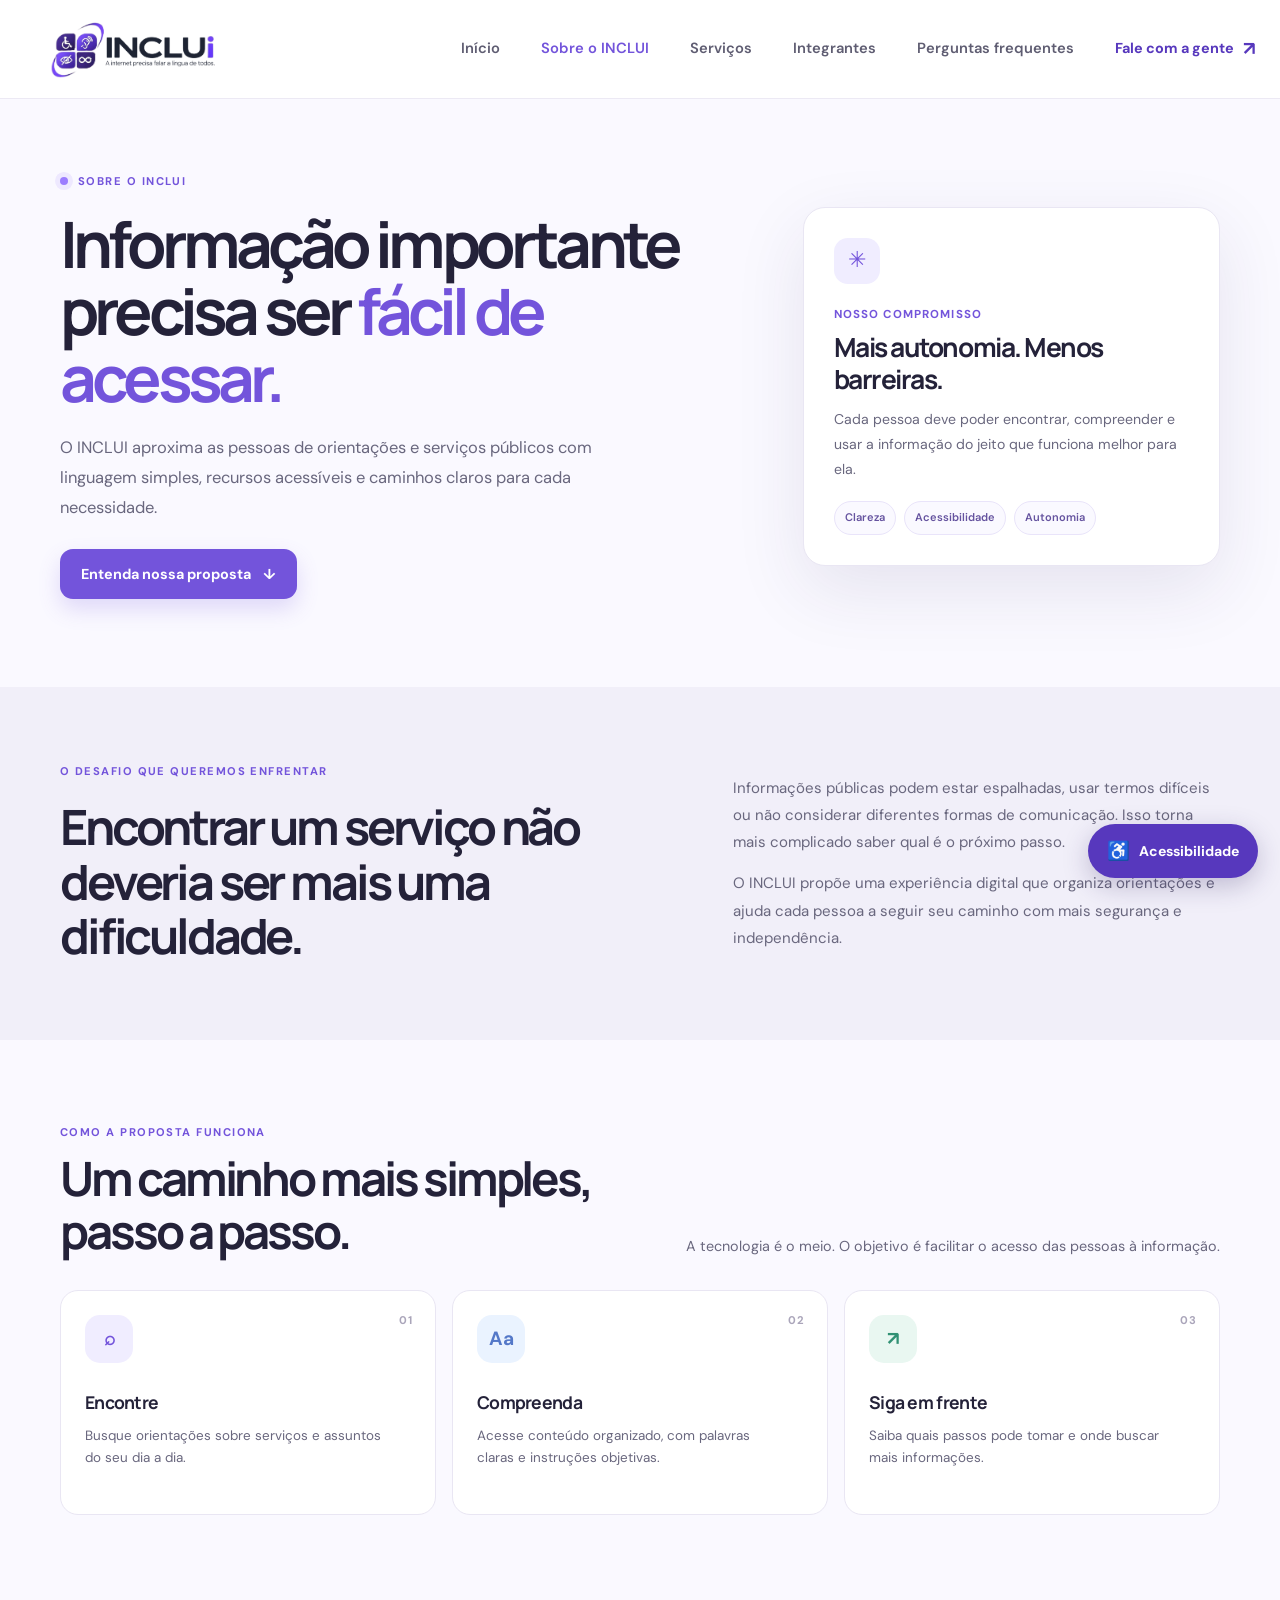
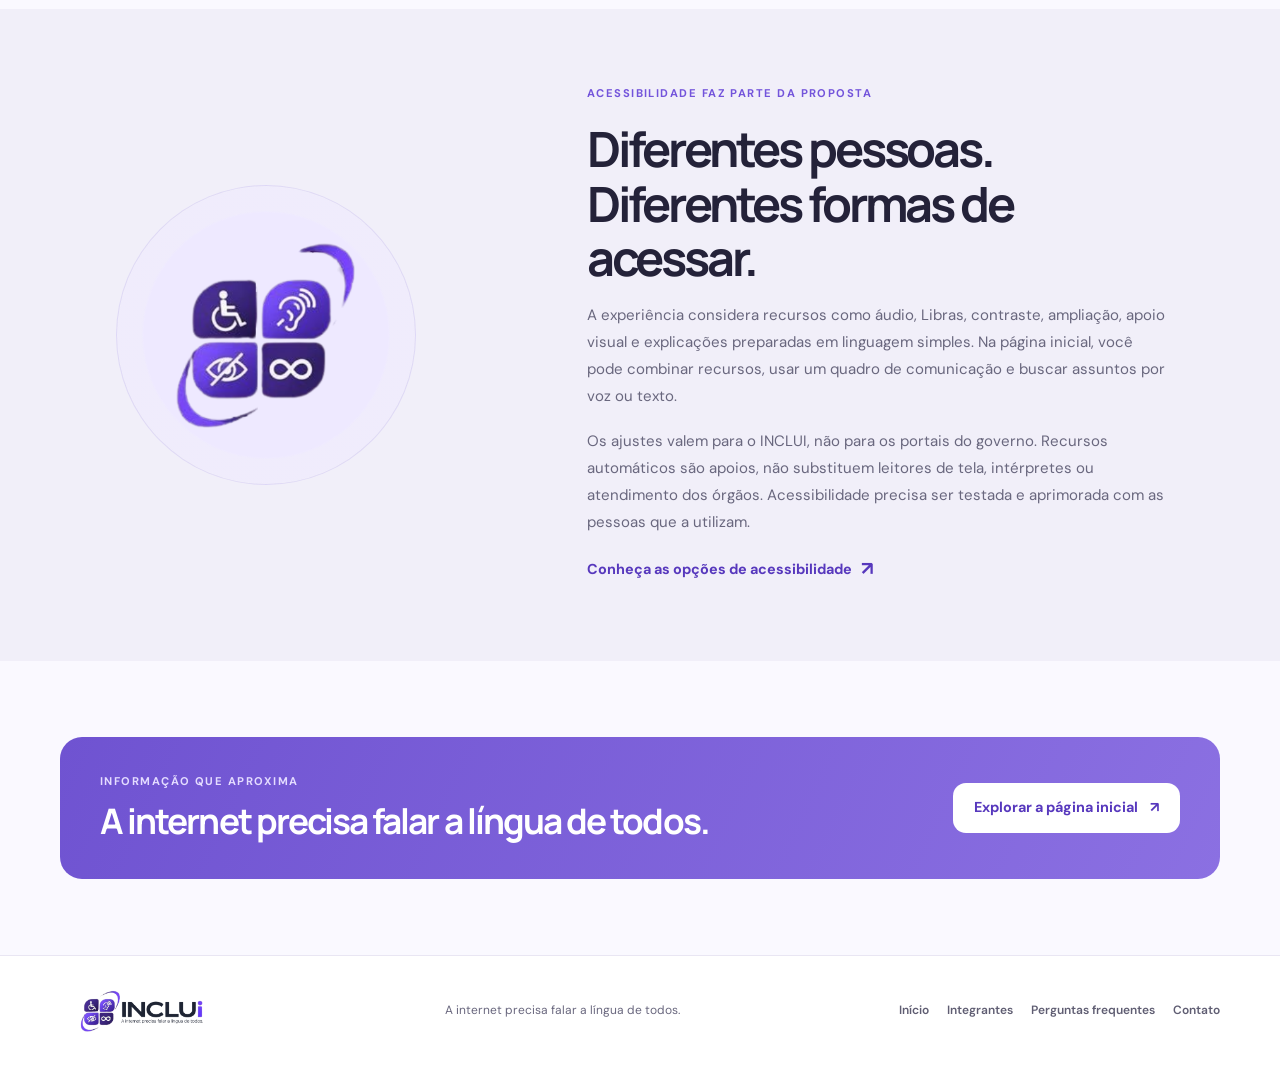
<file: sobre.html>
<!doctype html>
<html lang="pt-BR">
  <!-- Cabeça da página institucional; o CSS e o JavaScript são compartilhados. -->
  <head>
    <meta charset="UTF-8" />
    <meta name="viewport" content="width=device-width, initial-scale=1.0" />
    <meta
      name="description"
      content="Conheça o INCLUI: informação e serviços públicos com mais clareza, acessibilidade e autonomia."
    />
    <meta name="theme-color" content="#faf9ff" />
    <title>Sobre o INCLUI — Informação acessível para todas as pessoas</title>
    <link rel="preconnect" href="https://fonts.googleapis.com" />
    <link rel="preconnect" href="https://fonts.gstatic.com" crossorigin />
    <link
      href="https://fonts.googleapis.com/css2?family=DM+Sans:wght@400;500;600;700&family=Manrope:wght@500;600;700;800&display=swap"
      rel="stylesheet"
    />
    <link rel="stylesheet" href="css/style.css" />
  </head>
  <body class="pagina-sobre">
    <!-- Navegação principal da página Sobre o INCLUI. -->
    <a class="link-pular" href="#conteudo">Pular para o conteúdo</a>

    <header class="cabecalho-site">
      <a class="marca" href="index.html" aria-label="INCLUI — início">
        <img
          class="imagem-logo"
          src="assets/images/logo.png"
          data-logo-claro="assets/images/logo.png"
          data-logo-escuro="assets/images/logo-escuro.png"
          alt="INCLUI"
        />
      </a>

      <button
        class="botao-menu-mobile"
        type="button"
        aria-label="Abrir menu"
        aria-expanded="false"
        aria-controls="navegacao-principal"
      >
        <span></span><span></span><span></span>
      </button>

      <nav class="navegacao-principal" id="navegacao-principal" aria-label="Navegação principal">
        <a href="index.html#inicio">Início</a>
        <a href="sobre.html" aria-current="page">Sobre o INCLUI</a>
        <a href="index.html#servicos">Serviços</a>
        <a href="integrantes.html">Integrantes</a>
        <a href="faq.html">Perguntas frequentes</a>
        <a class="link-cabecalho" href="contato.html">
          Fale com a gente <span aria-hidden="true">↗</span>
        </a>
      </nav>
    </header>

    <main id="conteudo">
      <!-- Apresentação da proposta, problema que motivou o projeto e funcionamento. -->
      <section class="sobre-destaque limite-secao" aria-labelledby="titulo-sobre">
        <div class="sobre-texto-destaque">
          <p class="chamada"><span></span> SOBRE O INCLUI</p>
          <h1 id="titulo-sobre">
            Informação importante precisa ser <span>fácil de acessar.</span>
          </h1>
          <p class="sobre-descricao-destaque">
            O INCLUI aproxima as pessoas de orientações e serviços públicos com
            linguagem simples, recursos acessíveis e caminhos claros para cada necessidade.
          </p>
          <a class="botao botao-primario" href="#como-funciona">
            Entenda nossa proposta <span aria-hidden="true">↓</span>
          </a>
        </div>

        <aside class="sobre-resumo" aria-label="Princípios do INCLUI">
          <span class="sobre-resumo-icone" aria-hidden="true">✳</span>
          <p class="sobre-resumo-chamada">Nosso compromisso</p>
          <h2>Mais autonomia. Menos barreiras.</h2>
          <p>
            Cada pessoa deve poder encontrar, compreender e usar a informação
            do jeito que funciona melhor para ela.
          </p>
          <div class="sobre-etiquetas" aria-label="Características da proposta">
            <span>Clareza</span>
            <span>Acessibilidade</span>
            <span>Autonomia</span>
          </div>
        </aside>
      </section>

      <section class="sobre-problema" aria-labelledby="titulo-problema">
        <div class="limite-secao sobre-grade-problema">
          <div>
            <p class="chamada">O DESAFIO QUE QUEREMOS ENFRENTAR</p>
            <h2 id="titulo-problema">
              Encontrar um serviço não deveria ser mais uma dificuldade.
            </h2>
          </div>
          <div class="sobre-texto-problema">
            <p>
              Informações públicas podem estar espalhadas, usar termos difíceis
              ou não considerar diferentes formas de comunicação. Isso torna
              mais complicado saber qual é o próximo passo.
            </p>
            <p>
              O INCLUI propõe uma experiência digital que organiza orientações
              e ajuda cada pessoa a seguir seu caminho com mais segurança e independência.
            </p>
          </div>
        </div>
      </section>

      <section
        class="sobre-como-funciona limite-secao"
        id="como-funciona"
        aria-labelledby="titulo-como-funciona"
      >
        <div class="cabecalho-secao">
          <div>
            <p class="chamada">COMO A PROPOSTA FUNCIONA</p>
            <h2 id="titulo-como-funciona">Um caminho mais simples, passo a passo.</h2>
          </div>
          <p class="introducao-secao">
            A tecnologia é o meio. O objetivo é facilitar o acesso das pessoas à informação.
          </p>
        </div>

        <div class="sobre-etapas">
          <article class="sobre-etapa">
            <span class="sobre-etapa-numero">01</span>
            <span class="sobre-etapa-icone" aria-hidden="true">⌕</span>
            <h3>Encontre</h3>
            <p>Busque orientações sobre serviços e assuntos do seu dia a dia.</p>
          </article>
          <article class="sobre-etapa">
            <span class="sobre-etapa-numero">02</span>
            <span class="sobre-etapa-icone" aria-hidden="true">Aa</span>
            <h3>Compreenda</h3>
            <p>Acesse conteúdo organizado, com palavras claras e instruções objetivas.</p>
          </article>
          <article class="sobre-etapa">
            <span class="sobre-etapa-numero">03</span>
            <span class="sobre-etapa-icone" aria-hidden="true">↗</span>
            <h3>Siga em frente</h3>
            <p>Saiba quais passos pode tomar e onde buscar mais informações.</p>
          </article>
        </div>
      </section>

      <section class="sobre-acessibilidade" aria-labelledby="titulo-acessibilidade-sobre">
        <div class="limite-secao sobre-grade-acessibilidade">
          <div class="sobre-selo-acessibilidade">
            <img
              class="icone-acessibilidade-inclui"
              src="assets/images/icone-inclui.png"
              alt="Símbolos de acessibilidade do INCLUI"
            />
          </div>
          <div>
            <p class="chamada">ACESSIBILIDADE FAZ PARTE DA PROPOSTA</p>
            <h2 id="titulo-acessibilidade-sobre">
              Diferentes pessoas. Diferentes formas de acessar.
            </h2>
            <p>
              A experiência considera recursos como áudio, Libras, contraste,
              ampliação, apoio visual e explicações preparadas em linguagem simples.
              Na página inicial, você pode combinar recursos, usar um quadro de
              comunicação e buscar assuntos por voz ou texto.
            </p>
            <p>
              Os ajustes valem para o INCLUI, não para os portais do governo.
              Recursos automáticos são apoios, não substituem leitores de tela,
              intérpretes ou atendimento dos órgãos. Acessibilidade precisa ser
              testada e aprimorada com as pessoas que a utilizam.
            </p>
            <a class="link-cabecalho sobre-link-acessibilidade" href="index.html#acessibilidade">
              Conheça as opções de acessibilidade <span aria-hidden="true">↗</span>
            </a>
          </div>
        </div>
      </section>

      <section class="sobre-chamada-final limite-secao" aria-labelledby="titulo-chamada-final">
        <div>
          <p class="chamada">INFORMAÇÃO QUE APROXIMA</p>
          <h2 id="titulo-chamada-final">A internet precisa falar a língua de todos.</h2>
        </div>
        <a class="botao botao-claro" href="index.html#servicos">
          Explorar a página inicial <span aria-hidden="true">↗</span>
        </a>
      </section>
    </main>

    <footer class="rodape-site">
      <div class="limite-secao conteudo-rodape">
        <a class="marca marca-rodape" href="index.html" aria-label="INCLUI — voltar ao início">
          <img
            class="imagem-logo imagem-logo-rodape"
            src="assets/images/logo.png"
            data-logo-claro="assets/images/logo.png"
            data-logo-escuro="assets/images/logo-escuro.png"
            alt="INCLUI"
          />
        </a>
        <p class="slogan-rodape">A internet precisa falar a língua de todos.</p>
        <nav class="navegacao-rodape" aria-label="Navegação do rodapé">
          <a href="index.html">Início</a>
          <a href="integrantes.html">Integrantes</a>
          <a href="faq.html">Perguntas frequentes</a>
          <a href="contato.html">Contato</a>
        </nav>
      </div>
    </footer>
    <script src="js/script.js"></script>
  </body>
</html>
</file>
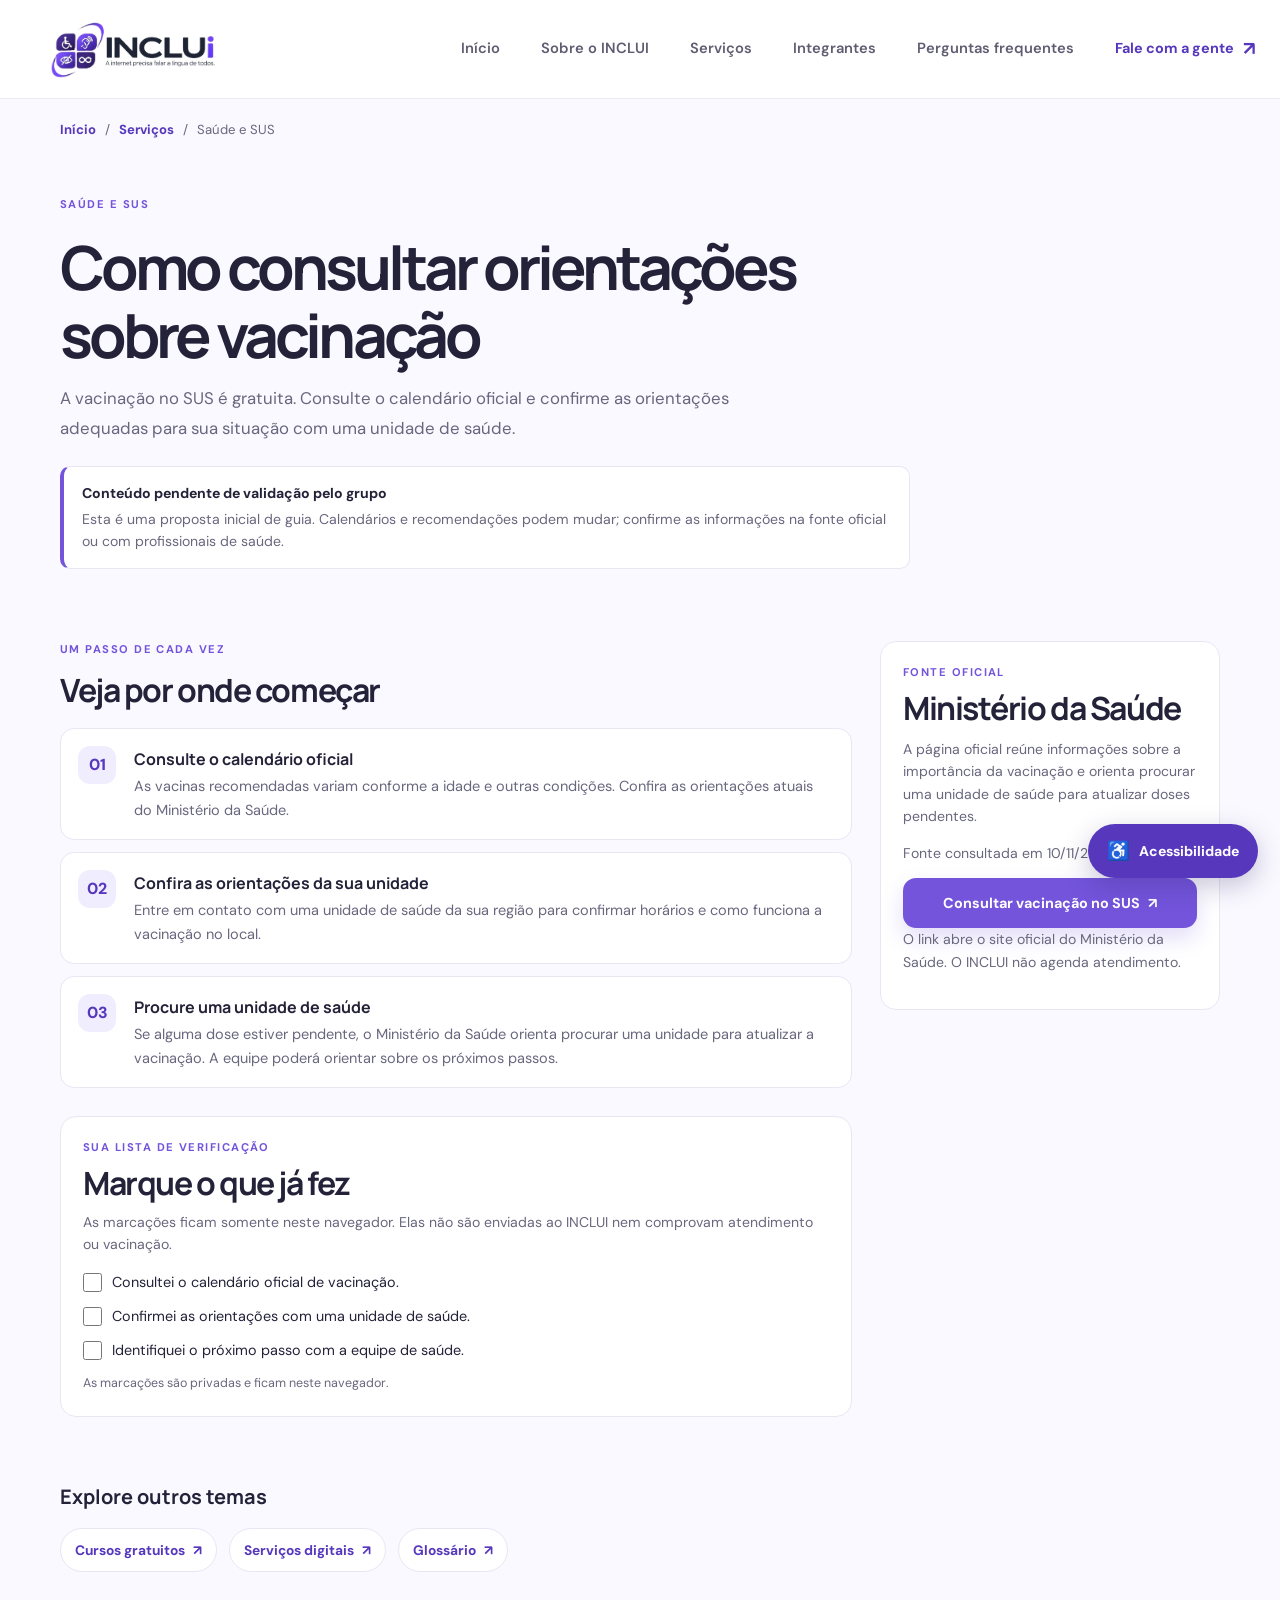
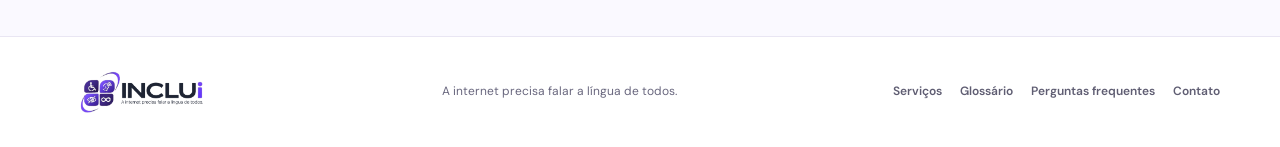
<file: vacinacao.html>
<!doctype html>
<html lang="pt-BR">
  <!-- Página informativa sobre vacinação no SUS. -->
  <head>
    <meta charset="UTF-8" />
    <meta name="viewport" content="width=device-width, initial-scale=1.0" />
    <meta
      name="description"
      content="Guia informativo do INCLUI sobre vacinação no SUS, com etapas, lista de verificação local e fonte oficial."
    />
    <meta name="theme-color" content="#faf9ff" />
    <title>Vacinação no SUS — INCLUI</title>
    <link rel="preconnect" href="https://fonts.googleapis.com" />
    <link rel="preconnect" href="https://fonts.gstatic.com" crossorigin />
    <link
      href="https://fonts.googleapis.com/css2?family=DM+Sans:wght@400;500;600;700&family=Manrope:wght@500;600;700;800&display=swap"
      rel="stylesheet"
    />
    <link rel="stylesheet" href="css/style.css" />
  </head>
  <body class="pagina-guia">
    <!-- Cabeçalho e trilha de navegação do guia de vacinação. -->
    <a class="link-pular" href="#conteudo">Pular para o conteúdo</a>

    <header class="cabecalho-site">
      <a class="marca" href="index.html" aria-label="INCLUI — início">
        <img
          class="imagem-logo"
          src="assets/images/logo.png"
          data-logo-claro="assets/images/logo.png"
          data-logo-escuro="assets/images/logo-escuro.png"
          alt="INCLUI"
        />
      </a>
      <button class="botao-menu-mobile" type="button" aria-label="Abrir menu" aria-expanded="false" aria-controls="navegacao-principal">
        <span></span><span></span><span></span>
      </button>
      <nav class="navegacao-principal" id="navegacao-principal" aria-label="Navegação principal">
        <a href="index.html#inicio">Início</a>
        <a href="sobre.html">Sobre o INCLUI</a>
        <a href="index.html#servicos">Serviços</a>
        <a href="integrantes.html">Integrantes</a>
        <a href="faq.html">Perguntas frequentes</a>
        <a class="link-cabecalho" href="contato.html">Fale com a gente <span aria-hidden="true">↗</span></a>
      </nav>
    </header>

    <main id="conteudo">
      <!-- Etapas práticas, marcações locais e fonte oficial da vacinação. -->
      <nav class="migalha-guia limite-secao" aria-label="Você está aqui">
        <a href="index.html">Início</a><span aria-hidden="true">/</span><a href="index.html#servicos">Serviços</a><span aria-hidden="true">/</span><span aria-current="page">Saúde e SUS</span>
      </nav>

      <section class="guia-apresentacao limite-secao" aria-labelledby="titulo-guia">
        <p class="chamada">SAÚDE E SUS</p>
        <h1 id="titulo-guia">Como consultar orientações sobre vacinação</h1>
        <p class="guia-resumo">
          A vacinação no SUS é gratuita. Consulte o calendário oficial e confirme
          as orientações adequadas para sua situação com uma unidade de saúde.
        </p>
        <p class="aviso-revisao">
          <strong>Conteúdo pendente de validação pelo grupo</strong>
          <span>Esta é uma proposta inicial de guia. Calendários e recomendações podem mudar; confirme as informações na fonte oficial ou com profissionais de saúde.</span>
        </p>
      </section>

      <div class="guia-layout limite-secao">
        <article class="guia-conteudo">
          <section aria-labelledby="titulo-etapas">
            <div class="cabecalho-secao">
              <div>
                <p class="chamada">UM PASSO DE CADA VEZ</p>
                <h2 id="titulo-etapas">Veja por onde começar</h2>
              </div>
            </div>
            <ol class="etapas-guia">
              <li>
                <span>01</span>
                <div><h3>Consulte o calendário oficial</h3><p>As vacinas recomendadas variam conforme a idade e outras condições. Confira as orientações atuais do Ministério da Saúde.</p></div>
              </li>
              <li>
                <span>02</span>
                <div><h3>Confira as orientações da sua unidade</h3><p>Entre em contato com uma unidade de saúde da sua região para confirmar horários e como funciona a vacinação no local.</p></div>
              </li>
              <li>
                <span>03</span>
                <div><h3>Procure uma unidade de saúde</h3><p>Se alguma dose estiver pendente, o Ministério da Saúde orienta procurar uma unidade para atualizar a vacinação. A equipe poderá orientar sobre os próximos passos.</p></div>
              </li>
            </ol>
          </section>

          <section class="lista-verificacao-guia" aria-labelledby="titulo-lista-verificacao">
            <p class="chamada">SUA LISTA DE VERIFICAÇÃO</p>
            <h2 id="titulo-lista-verificacao">Marque o que já fez</h2>
            <p>As marcações ficam somente neste navegador. Elas não são enviadas ao INCLUI nem comprovam atendimento ou vacinação.</p>
            <div class="itens-lista-verificacao" data-lista-verificacao="saude-vacinacao">
              <label><input type="checkbox" data-item-verificacao="calendario" /> Consultei o calendário oficial de vacinação.</label>
              <label><input type="checkbox" data-item-verificacao="unidade" /> Confirmei as orientações com uma unidade de saúde.</label>
              <label><input type="checkbox" data-item-verificacao="proximo-passo" /> Identifiquei o próximo passo com a equipe de saúde.</label>
              <p class="estado-lista-verificacao" data-status-lista-verificacao role="status" aria-live="polite"></p>
            </div>
          </section>
        </article>

        <aside class="painel-fonte-guia" aria-labelledby="titulo-fonte">
          <p class="chamada">FONTE OFICIAL</p>
          <h2 id="titulo-fonte">Ministério da Saúde</h2>
          <p>A página oficial reúne informações sobre a importância da vacinação e orienta procurar uma unidade de saúde para atualizar doses pendentes.</p>
          <p class="data-revisao-guia">Fonte consultada em <time datetime="2026-11-10">10/11/2026</time>.</p>
          <a class="botao botao-primario" href="https://www.gov.br/saude/pt-br/vacinacao" target="_blank" rel="noopener noreferrer">
            Consultar vacinação no SUS <span aria-hidden="true">↗</span>
          </a>
          <p class="nota-link-externo">O link abre o site oficial do Ministério da Saúde. O INCLUI não agenda atendimento.</p>
        </aside>
      </div>

      <nav class="outros-guias limite-secao" aria-label="Outros temas">
        <h2>Explore outros temas</h2>
        <a href="cursos-gratuitos.html">Cursos gratuitos <span aria-hidden="true">↗</span></a>
        <a href="servicos-digitais.html">Serviços digitais <span aria-hidden="true">↗</span></a>
        <a href="index.html#glossario">Glossário <span aria-hidden="true">↗</span></a>
      </nav>
    </main>

    <footer class="rodape-site">
      <div class="limite-secao conteudo-rodape">
        <a class="marca marca-rodape" href="index.html" aria-label="INCLUI — voltar ao início">
          <img class="imagem-logo imagem-logo-rodape" src="assets/images/logo.png" data-logo-claro="assets/images/logo.png" data-logo-escuro="assets/images/logo-escuro.png" alt="INCLUI" />
        </a>
        <p class="slogan-rodape">A internet precisa falar a língua de todos.</p>
        <nav class="navegacao-rodape" aria-label="Navegação do rodapé">
          <a href="index.html#servicos">Serviços</a>
          <a href="index.html#glossario">Glossário</a>
          <a href="faq.html">Perguntas frequentes</a>
          <a href="contato.html">Contato</a>
        </nav>
      </div>
    </footer>
    <script src="js/script.js"></script>
  </body>
</html>
</file>
<file: css/style.css>
/* ==============================
   Variáveis globais e base do site
   ============================== */
:root {
  /* Variáveis globais: centralizam cores, superfícies e sombras usadas em todo o site. */
  color-scheme: light;
  --fundo: #faf9ff;
  --fundo-alternado: #f1eff9;
  --superficie: #ffffff;
  --texto: #242239;
  --texto-suave: #69677e;
  --roxo: #7354db;
  --roxo-escuro: #5738bd;
  --lavanda: #f0edff;
  --borda: #e9e6f3;
  --verde: #268b69;
  --sombra: 0 24px 70px rgba(49, 37, 100, 0.1);
}

* {
  /* O seletor universal aplica o cálculo de largura inclusive de padding e bordas. */
  box-sizing: border-box;
}

html {
  /* Habilita rolagem suave e posiciona âncoras abaixo do cabeçalho fixo. */
  scroll-behavior: smooth;
  scroll-padding-top: 100px;
}

body {
  /* Define margens, fundo, cor, fonte e suavização da renderização do texto. */
  margin: 0;
  background: var(--fundo);
  color: var(--texto);
  font: 16px/1.6 "DM Sans", Arial, sans-serif;
  -webkit-font-smoothing: antialiased;
}

body,
button,
input,
textarea {
  font-family: "DM Sans", Arial, sans-serif;
}

a {
  /* Links herdam a cor do texto e não recebem sublinhado por padrão. */
  color: inherit;
  text-decoration: none;
}

button,
input,
textarea {
  font-size: inherit;
}

svg {
  /* Remove o alinhamento extra que alguns navegadores adicionam a SVGs. */
  display: block;
}

/* Estados visíveis de foco reforçam a navegação por teclado em elementos interativos. */
a:focus-visible,
button:focus-visible,
input:focus-visible,
textarea:focus-visible,
select:focus-visible,
summary:focus-visible,
label:has(input:focus-visible) {
  outline: 3px solid #aa96ff;
  outline-offset: 4px;
}

.limite-secao {
  /* Limita a largura do conteúdo e o centraliza dentro da janela. */
  width: min(1160px, calc(100% - 48px));
  margin-inline: auto;
}

/* Link visível apenas ao navegar por teclado para pular diretamente ao conteúdo. */
.link-pular {
  position: fixed;
  z-index: 20;
  top: 12px;
  left: 12px;
  padding: 10px 16px;
  transform: translateY(-160%);
  border-radius: 10px;
  background: var(--texto);
  color: #fff;
}

.link-pular:focus {
  transform: translateY(0);
}

/* Cabeçalho fixo e navegação principal compartilhada pelas páginas. */
.cabecalho-site {
  position: sticky;
  z-index: 10;
  top: 0;
  display: flex;
  min-height: 82px;
  align-items: center;
  justify-content: space-between;
  gap: 32px;
  padding: 12px max(24px, calc((100vw - 1280px) / 2));
  border-bottom: 1px solid rgba(233, 230, 243, .85);
  background: rgba(255, 255, 255, .92);
  backdrop-filter: blur(16px);
}

.marca {
  /* Agrupa a imagem da marca sem permitir que ela seja comprimida no cabeçalho. */
  display: inline-flex;
  flex: 0 0 auto;
  align-items: center;
}

.navegacao-principal {
  /* Organiza os links e centraliza a navegação no cabeçalho. */
  display: flex;
  align-items: center;
  justify-content: center;
  gap: clamp(20px, 3.2vw, 46px);
  color: #5f5d72;
  font-size: .92rem;
  font-weight: 600;
}

.navegacao-principal a,
.link-cabecalho {
  /* Anima suavemente a mudança de cor dos links ao receber o cursor. */
  transition: color 180ms ease;
}

.navegacao-principal a:hover,
.link-cabecalho:hover {
  color: var(--roxo);
}

.link-cabecalho {
  display: inline-flex;
  align-items: center;
  gap: 9px;
  color: var(--roxo-escuro);
  font-size: .9rem;
  font-weight: 700;
  white-space: nowrap;
}

.link-cabecalho span {
  font-size: 1.2rem;
}

.secao-destaque {
  /* Seção principal: cria duas colunas, alinha o conteúdo e define altura mínima. */
  display: grid;
  min-height: 660px;
  grid-template-columns: minmax(0, .92fr) minmax(0, 1.08fr);
  align-items: center;
  gap: clamp(48px, 7vw, 100px);
  padding-block: 74px 92px;
}

.texto-destaque {
  position: relative;
  z-index: 1;
}

.chamada {
  /* Texto pequeno usado como rótulo introdutório de seções. */
  display: flex;
  align-items: center;
  gap: 10px;
  margin: 0 0 20px;
  color: var(--roxo);
  font-size: .7rem;
  font-weight: 700;
  letter-spacing: .13em;
  line-height: 1.5;
}

.chamada>span:first-child:not(.brilho-compreensao) {
  width: 8px;
  height: 8px;
  flex: 0 0 auto;
  border-radius: 50%;
  background: #9c7dff;
  box-shadow: 0 0 0 5px #eee9ff;
}

h1,
h2,
h3,
p {
  /* Remove a margem superior padrão dos títulos e parágrafos. */
  margin-top: 0;
}

h1,
h2,
h3 {
  font-family: Manrope, "DM Sans", Arial, sans-serif;
}

.secao-destaque h1 {
  max-width: 620px;
  margin-bottom: 22px;
  font-size: clamp(3rem, 5.4vw, 5rem);
  font-weight: 700;
  letter-spacing: -.075em;
  line-height: 1.04;
}

.secao-destaque h1 span,
.texto-compreensao h2 span {
  color: var(--roxo);
}

.descricao-destaque {
  max-width: 480px;
  margin-bottom: 28px;
  color: var(--texto-suave);
  font-size: 1.05rem;
  line-height: 1.8;
}

.acoes-destaque {
  display: flex;
  flex-wrap: wrap;
  gap: 12px;
}

.botao {
  /* Base compartilhada por botões e links que parecem botões. */
  display: inline-flex;
  min-height: 50px;
  align-items: center;
  justify-content: center;
  gap: 12px;
  padding: 0 20px;
  border: 1px solid transparent;
  border-radius: 13px;
  font-size: .9rem;
  font-weight: 700;
  transition: transform 180ms ease, box-shadow 180ms ease, background 180ms ease;
}

.botao:hover {
  transform: translateY(-2px);
}

.botao-primario {
  background: var(--roxo);
  box-shadow: 0 10px 22px rgba(115, 84, 219, .2);
  color: #fff;
}

.botao-primario:hover {
  background: var(--roxo-escuro);
  box-shadow: 0 13px 26px rgba(115, 84, 219, .25);
}

.botao-secundario {
  border-color: var(--borda);
  background: #fff;
  color: var(--texto);
}

.icone-reproducao {
  display: grid;
  width: 23px;
  height: 23px;
  place-items: center;
  border-radius: 50%;
  background: var(--lavanda);
  color: var(--roxo);
  font-size: .55rem;
}

.nota-destaque {
  display: flex;
  align-items: center;
  gap: 9px;
  margin: 24px 0 0;
  color: var(--texto-suave);
  font-size: .8rem;
}

.verificacao-nota {
  display: grid;
  width: 21px;
  height: 21px;
  flex: 0 0 auto;
  place-items: center;
  border-radius: 50%;
  background: #e6f6ef;
  color: var(--verde);
  font-size: .75rem;
  font-weight: 700;
}

.visual-destaque {
  /* Contém a ilustração principal e permite posicionar elementos decorativos. */
  position: relative;
  display: grid;
  min-height: 0;
  grid-template-columns: repeat(2, minmax(0, 1fr));
  align-content: center;
  align-items: stretch;
  gap: 12px;
  isolation: isolate;
}

.orbita-visual {
  position: absolute;
  z-index: -1;
  border: 1px solid rgba(133, 111, 219, .13);
  border-radius: 50%;
}

.orbita-externa {
  width: min(100%, 570px);
  aspect-ratio: 1;
  background: radial-gradient(circle, rgba(237, 232, 255, .82), rgba(250, 249, 255, 0) 69%);
}

.orbita-interna {
  width: min(82%, 430px);
  aspect-ratio: 1;
  border-style: dashed;
}

.cartao-boas-vindas {
  position: relative;
  z-index: 1;
  grid-column: 1 / -1;
  justify-self: center;
  width: min(100%, 410px);
  padding: 23px;
  border: 1px solid rgba(228, 223, 242, .9);
  border-radius: 25px;
  background: rgba(255, 255, 255, .96);
  box-shadow: var(--sombra);
}

.topo-boas-vindas {
  display: flex;
  align-items: center;
  justify-content: space-between;
  gap: 12px;
  margin-bottom: 17px;
}

.logo-boas-vindas {
  display: block;
  width: 126px;
  height: 42px;
  object-fit: contain;
  object-position: left center;
}

.status-boas-vindas {
  display: inline-flex;
  align-items: center;
  gap: 7px;
  padding: 7px 10px;
  border-radius: 999px;
  background: #eef8f3;
  color: #328364;
  font-size: .57rem;
  font-weight: 700;
  letter-spacing: .06em;
}

.status-boas-vindas i {
  width: 7px;
  height: 7px;
  border-radius: 50%;
  background: #45b386;
}

.ilustracao-pessoas {
  position: relative;
  height: 208px;
  overflow: hidden;
  border-radius: 18px;
  background: linear-gradient(145deg, #f3edff, #e6eaff);
}

.sol-ilustracao {
  position: absolute;
  top: 25px;
  left: 50%;
  width: 128px;
  height: 128px;
  transform: translateX(-50%);
  border-radius: 50%;
  background: rgba(255, 255, 255, .68);
}

.colina {
  position: absolute;
  right: -8%;
  bottom: -66px;
  left: -8%;
  height: 154px;
  border-radius: 50% 50% 0 0;
  background: rgba(142, 128, 222, .17);
}

.pessoa {
  position: absolute;
  z-index: 1;
  bottom: 0;
  width: 83px;
  height: 93px;
  border-radius: 30px 30px 8px 8px;
  background: linear-gradient(160deg, #9680f2, #6e5ad5);
}

.pessoa-um {
  left: calc(50% - 100px);
  transform: rotate(-5deg);
}

.pessoa-dois {
  right: calc(50% - 100px);
  transform: rotate(5deg);
  background: linear-gradient(160deg, #7d8ee9, #596cc8);
}

.pessoa i {
  position: absolute;
  top: -34px;
  left: 50%;
  width: 55px;
  height: 55px;
  transform: translateX(-50%);
  border-radius: 50%;
  background: #f2d5bf;
}

.pessoa-dois i {
  background: #e8c3a9;
}

.coracao {
  position: absolute;
  z-index: 2;
  top: 36px;
  right: 68px;
  color: #e487aa;
  font-size: 1.8rem;
}

.saudacao-boas-vindas {
  margin: 17px 0 4px;
  font-family: Manrope, Arial, sans-serif;
  font-size: 1.03rem;
  font-weight: 800;
  letter-spacing: -.035em;
  text-align: center;
}

.saudacao-boas-vindas span {
  color: #e5a84e;
}

.pergunta-boas-vindas {
  margin-bottom: 14px;
  color: var(--texto-suave);
  font-size: .78rem;
  text-align: center;
}

.escolhas-boas-vindas {
  display: grid;
  grid-template-columns: repeat(3, minmax(0, 1fr));
  gap: 7px;
}

.escolhas-boas-vindas span {
  display: flex;
  min-height: 37px;
  align-items: center;
  justify-content: center;
  gap: 5px;
  border: 1px solid #eeebf7;
  border-radius: 9px;
  color: #66637b;
  font-size: .6rem;
  font-weight: 600;
  white-space: nowrap;
}

.escolhas-boas-vindas b {
  color: var(--roxo);
  font-size: .85rem;
}

.progresso-boas-vindas {
  height: 4px;
  margin-top: 15px;
  overflow: hidden;
  border-radius: 99px;
  background: #efedf5;
}

.progresso-boas-vindas span {
  display: block;
  width: 62%;
  height: 100%;
  border-radius: inherit;
  background: linear-gradient(90deg, #a18afa, #7154d7);
}

.cartao-flutuante {
  position: relative;
  z-index: 2;
  display: flex;
  min-width: 0;
  max-width: none;
  align-items: center;
  gap: 9px;
  padding: 11px 12px;
  border: 1px solid rgba(233, 230, 243, .95);
  border-radius: 15px;
  background: rgba(255, 255, 255, .97);
  box-shadow: 0 10px 24px rgba(49, 37, 100, .08);
}

.cartao-audio,
.cartao-libras {
  inset: auto;
}

.cartao-flutuante>span:nth-child(2) {
  min-width: 0;
  flex: 1;
}

.icone-flutuante {
  display: grid;
  width: 37px;
  height: 37px;
  flex: 0 0 auto;
  place-items: center;
  border-radius: 11px;
  font-size: 1.1rem;
}

.icone-audio {
  background: #f1edff;
  color: #7154d7;
}

.icone-libras {
  background: #eaf3ff;
  color: #5478c8;
}

.cartao-flutuante strong,
.cartao-flutuante small {
  display: block;
}

.cartao-flutuante strong {
  font-size: .72rem;
  line-height: 1.4;
  overflow-wrap: anywhere;
}

.cartao-flutuante small {
  margin-top: 2px;
  color: var(--texto-suave);
  font-size: .62rem;
  line-height: 1.4;
  overflow-wrap: anywhere;
}

.confirmacao-flutuante {
  display: grid;
  width: 19px;
  height: 19px;
  flex: 0 0 auto;
  place-items: center;
  margin-left: auto;
  border-radius: 50%;
  background: #eaf7f0;
  color: var(--verde);
  font-size: .7rem;
}

.estrela-decorativa {
  position: absolute;
  color: #a38cf4;
}

.estrela-um {
  top: 77px;
  left: 34px;
  font-size: 1.15rem;
}

.estrela-dois {
  right: 24px;
  bottom: 85px;
  color: #e9ad67;
  font-size: 1.3rem;
}

/* Estrutura compartilhada dos títulos e introduções das seções. */
.cabecalho-secao,
.cabecalho-servicos,
.cabecalho-caminhos {
  display: flex;
  align-items: end;
  justify-content: space-between;
  gap: 32px;
  margin-bottom: 32px;
}

.cabecalho-secao .chamada,
.cabecalho-servicos .chamada,
.cabecalho-caminhos .chamada {
  margin-bottom: 12px;
}

.cabecalho-secao h2,
.cabecalho-servicos h2,
.cabecalho-caminhos h2 {
  max-width: 650px;
  margin-bottom: 0;
  font-size: clamp(2rem, 3.7vw, 3rem);
  letter-spacing: -.065em;
  line-height: 1.12;
}

.introducao-secao,
.introducao-servicos,
.cabecalho-caminhos>p {
  margin: 0;
  color: var(--texto-suave);
  font-size: .9rem;
}

/* Controles do painel de acessibilidade: tema, fonte e recursos disponíveis. */
.seletor-tema {
  display: flex;
  align-items: center;
  gap: 10px;
  margin: 0;
  padding: 0;
  border: 0;
}

.seletor-tema legend {
  float: left;
  margin-right: auto;
  font-size: .88rem;
  font-weight: 700;
  white-space: nowrap;
}

.seletor-tema p {
  display: none;
}

.seletor-tema label {
  position: relative;
  display: inline-flex;
  min-height: 38px;
  align-items: center;
  gap: 6px;
  padding: 6px 9px;
  border: 1px solid var(--borda);
  border-radius: 10px;
  background: var(--superficie);
  font-size: .78rem;
  font-weight: 600;
  cursor: pointer;
}

.seletor-tema label:has(input:checked) {
  border-color: var(--roxo);
  background: var(--lavanda);
  color: var(--texto);
}

.seletor-tema input {
  width: 14px;
  height: 14px;
  accent-color: var(--roxo);
}

.controle-tamanho-fonte {
  display: flex;
  min-height: 72px;
  align-items: center;
  justify-content: space-between;
  gap: 18px;
  margin-block: 14px;
  padding: 12px 16px;
  border: 1px solid var(--borda);
  border-radius: 14px;
  background: var(--superficie);
}

.controle-tamanho-fonte strong,
.controle-tamanho-fonte small {
  display: block;
}

.controle-tamanho-fonte strong {
  font-size: .9rem;
  white-space: nowrap;
}

.controle-tamanho-fonte small {
  margin-top: 2px;
  color: var(--texto-suave);
  font-size: .75rem;
}

.botoes-tamanho-fonte {
  display: inline-flex;
  align-items: center;
  gap: 10px;
}

.botoes-tamanho-fonte button {
  display: grid;
  width: 44px;
  height: 40px;
  place-items: center;
  border: 1px solid var(--borda);
  border-radius: 9px;
  background: var(--superficie);
  color: var(--texto);
  font-size: 1.15rem;
  font-weight: 700;
  cursor: pointer;
}

.botoes-tamanho-fonte button:hover {
  border-color: var(--roxo);
  background: var(--lavanda);
}

.botoes-tamanho-fonte output {
  min-width: 46px;
  color: var(--texto-suave);
  font-size: .8rem;
  text-align: center;
}

.grade-preferencias {
  display: grid;
  grid-template-columns: repeat(3, minmax(0, 1fr));
  gap: 14px;
  margin: 0;
  padding: 0;
  border: 0;
}

.visualmente-oculto {
  position: absolute;
  width: 1px;
  height: 1px;
  overflow: hidden;
  clip: rect(0, 0, 0, 0);
  white-space: nowrap;
  clip-path: inset(50%);
}

.indicador-leitura {
  position: fixed;
  z-index: 100;
  top: 0;
  left: 0;
  display: inline-flex;
  align-items: center;
  gap: 7px;
  padding: 8px 11px;
  border: 1px solid rgba(255,255,255,.25);
  border-radius: 999px;
  background: #312466;
  box-shadow: 0 5px 18px rgba(27,20,58,.28);
  color: #fff;
  font-size: .78rem;
  font-weight: 700;
  line-height: 1;
  opacity: 0;
  pointer-events: none;
  transform: translateY(4px) scale(.96);
  transition: opacity 120ms ease, transform 120ms ease;
}

.indicador-leitura-ativo {
  opacity: 1;
  transform: translateY(0) scale(1);
}

.indicador-leitura-mao {
  font-size: 1rem;
}

body[data-audio="ativo"] h1,
body[data-audio="ativo"] h2,
body[data-audio="ativo"] h3,
body[data-audio="ativo"] h4,
body[data-audio="ativo"] p,
body[data-audio="ativo"] li,
body[data-audio="ativo"] a,
body[data-audio="ativo"] button,
body[data-audio="ativo"] summary,
body[data-audio="ativo"] blockquote,
body[data-audio="ativo"] figcaption,
body[data-audio="ativo"] strong,
body[data-audio="ativo"] small,
body[data-audio="ativo"] label,
body[data-audio="ativo"] textarea,
body[data-audio="ativo"] input,
body[data-audio="ativo"] select,
body[data-audio="ativo"] output,
body[data-audio="ativo"] legend,
body[data-audio="ativo"] [role="button"],
body[data-audio="ativo"] [data-leitura] {
  cursor: pointer;
}

.cartao-acessibilidade {
  position: relative;
  display: flex;
  min-height: 92px;
  align-items: center;
  gap: 13px;
  padding: 12px 74px 12px 12px;
  border: 1px solid var(--borda);
  border-radius: 12px;
  background: var(--superficie);
  cursor: pointer;
  transition: border-color 180ms ease, background 180ms ease;
}

.cartao-acessibilidade:hover {
  border-color: #c9baf8;
}

.cartao-acessibilidade:has(input:checked) {
  border-color: var(--roxo);
  background: var(--lavanda);
}

.cartao-acessibilidade input {
  position: absolute;
  z-index: 2;
  top: 50%;
  right: 14px;
  width: 46px;
  height: 28px;
  margin: 0;
  transform: translateY(-50%);
  opacity: 0;
  cursor: pointer;
}

.cartao-acessibilidade:has(input:focus-visible) {
  outline: 3px solid #aa96ff;
  outline-offset: 3px;
}

.interruptor {
  position: absolute;
  top: 50%;
  right: 16px;
  width: 42px;
  height: 24px;
  transform: translateY(-50%);
  border: 1px solid #9793a5;
  border-radius: 999px;
  background: #e7e5ed;
  pointer-events: none;
  transition: background 160ms ease, border-color 160ms ease;
}

.interruptor::after {
  position: absolute;
  top: 2px;
  left: 2px;
  width: 18px;
  height: 18px;
  border-radius: 50%;
  background: #fff;
  box-shadow: 0 1px 3px rgba(0, 0, 0, .2);
  content: "";
  transition: transform 160ms ease;
}

.cartao-acessibilidade:has(input:checked) .interruptor {
  border-color: var(--roxo-escuro);
  background: var(--roxo-escuro);
}

.cartao-acessibilidade:has(input:checked) .interruptor::after {
  transform: translateX(18px);
}

.icone-preferencia {
  display: grid;
  width: 42px;
  height: 42px;
  place-items: center;
  border-radius: 13px;
}

.icone-preferencia svg {
  width: 22px;
  height: 22px;
  fill: none;
  stroke: currentColor;
  stroke-linecap: round;
  stroke-linejoin: round;
  stroke-width: 1.7;
}

.icone-preferencia-audio {
  background: #f0ecff;
  color: #7557dc;
}

.icone-preferencia-libras {
  background: #eaf3ff;
  color: #5478c8;
}

.icone-preferencia-visao {
  background: #e8f7f1;
  color: #399475;
}

.icone-preferencia-simples {
  background: #fff2e5;
  color: #d78a3f;
}

.icone-preferencia-daltonismo {
  background: #e6f3ff;
  color: #075b9c;
}

.icone-preferencia-contraste {
  background: #eee9ff;
  color: #5738bd;
}

.icone-preferencia-espacamento {
  background: #fff0e5;
  color: #a35300;
}

.sigla-icone {
  font-size: .86rem;
  font-weight: 800;
}

.icone-preferencia-teclado {
  background: #eaf4fb;
  color: #39789c;
}

.icone-preferencia-calma {
  background: #fceef3;
  color: #bb6284;
}

.texto-preferencia strong,
.texto-preferencia small {
  display: block;
}

.texto-preferencia {
  min-width: 0;
}

.texto-preferencia strong {
  margin: 0 0 3px;
  font-family: Manrope, "DM Sans", Arial, sans-serif;
  font-size: .88rem;
  letter-spacing: -.025em;
}

.texto-preferencia small {
  color: var(--texto-suave);
  font-size: .73rem;
  line-height: 1.45;
}

.acoes-acessibilidade {
  display: flex;
  flex-wrap: wrap;
  align-items: center;
  gap: 10px;
  margin-top: 20px;
}

.acoes-acessibilidade .botao {
  min-height: 44px;
  cursor: pointer;
}

.acoes-acessibilidade .botao:disabled {
  cursor: not-allowed;
  opacity: .55;
}

.nota-privacidade {
  max-width: 760px;
  margin: 20px 0 0;
  color: var(--texto-suave);
  font-size: .82rem;
  line-height: 1.7;
}

.acoes-acessibilidade .nota-privacidade {
  flex-basis: 100%;
  margin: 2px 0 0;
}

/* Painel modal criado pelo JavaScript e usado em todas as páginas. */
.painel-acessibilidade {
  width: min(780px, calc(100% - 32px));
  max-width: none;
  max-height: min(88vh, 900px);
  margin: auto;
  overflow: auto;
  padding: 28px;
  border: 1px solid var(--borda);
  border-radius: 20px;
  background: var(--fundo);
  color: var(--texto);
  box-shadow: 0 28px 100px rgba(27, 22, 55, .3);
}

.painel-acessibilidade[open] {
  display: block;
}

.painel-acessibilidade::backdrop {
  background: rgba(25, 21, 43, .62);
  backdrop-filter: blur(4px);
}

.painel-acessibilidade .cabecalho-secao {
  align-items: flex-start;
  gap: 16px;
  margin: 0 44px 18px 0;
}

.painel-acessibilidade .cabecalho-secao h2 {
  font-size: clamp(1.6rem, 3vw, 2.1rem);
}

.painel-acessibilidade .introducao-secao {
  max-width: 240px;
  font-size: .8rem;
}

.fechar-acessibilidade {
  position: sticky;
  z-index: 2;
  top: 0;
  float: right;
  display: grid;
  width: 40px;
  height: 40px;
  place-items: center;
  margin: -14px -14px 0 0;
  border: 1px solid var(--borda);
  border-radius: 50%;
  background: var(--superficie);
  color: var(--texto);
  font-size: 1.6rem;
  line-height: 1;
  cursor: pointer;
}

.painel-acessibilidade .grade-preferencias {
  grid-template-columns: repeat(2, minmax(0, 1fr));
  gap: 8px;
}

.painel-acessibilidade .seletor-tema {
  margin-bottom: 12px;
}

.painel-acessibilidade .acoes-acessibilidade {
  margin-top: 12px;
}

.painel-acessibilidade .acoes-acessibilidade {
  margin-top: 16px;
}

/* Botão permanente para abrir o painel de acessibilidade. */
.botao-acessibilidade-flutuante {
  position: fixed;
  z-index: 12;
  right: 22px;
  bottom: 22px;
  display: inline-flex;
  min-height: 54px;
  align-items: center;
  justify-content: center;
  gap: 9px;
  padding: 0 19px;
  border: 0;
  border-radius: 999px;
  background: var(--roxo-escuro);
  box-shadow: 0 8px 26px rgba(49, 37, 100, .25);
  color: #fff;
  font: 700 .88rem "DM Sans", Arial, sans-serif;
  cursor: pointer;
}

.botao-acessibilidade-flutuante:hover {
  transform: translateY(-2px);
}

.botao-acessibilidade-flutuante span {
  font-size: 1.15rem;
}

/* Escolhas rápidas de perfil de acesso exibidas na página inicial. */
.secao-escolhas-acesso {
  padding-block: 62px 68px;
  background: var(--superficie);
}

.cabecalho-escolhas-acesso {
  max-width: 760px;
  margin-bottom: 22px;
}

.cabecalho-escolhas-acesso h2 {
  margin: 0 0 9px;
  font-size: clamp(1.7rem, 3.6vw, 2.45rem);
  letter-spacing: -.055em;
  line-height: 1.2;
}

.cabecalho-escolhas-acesso p:not(.chamada) {
  margin: 0;
  color: var(--texto-suave);
}

.grade-escolhas-acesso {
  display: grid;
  grid-template-columns: repeat(4, minmax(0, 1fr));
  gap: 12px;
  margin: 0;
  padding: 0;
  border: 0;
}

.opcao-escolha-acesso {
  position: relative;
  display: grid;
  min-height: 190px;
  align-content: start;
  justify-items: start;
  gap: 12px;
  padding: 18px;
  border: 1px solid var(--borda);
  border-radius: 16px;
  background: var(--superficie);
  cursor: pointer;
  transition: border-color 160ms ease, box-shadow 160ms ease, transform 160ms ease;
}

.opcao-escolha-acesso:hover {
  transform: translateY(-2px);
  border-color: var(--roxo);
  box-shadow: 0 10px 24px rgba(49, 37, 100, .08);
}

.opcao-escolha-acesso:has(input:checked) {
  border: 2px solid var(--roxo);
  background: var(--lavanda);
}

.opcao-escolha-acesso input {
  position: absolute;
  top: 14px;
  right: 14px;
  width: 21px;
  height: 21px;
  accent-color: var(--roxo-escuro);
}

.icone-escolha-acesso {
  display: grid;
  width: 48px;
  height: 48px;
  place-items: center;
  border-radius: 14px;
  background: var(--lavanda);
  color: var(--roxo-escuro);
  font-size: 1.25rem;
  font-weight: 800;
}

.opcao-escolha-acesso strong,
.opcao-escolha-acesso small {
  display: block;
}

.opcao-escolha-acesso strong {
  margin-bottom: 4px;
  font-size: .94rem;
}

.opcao-escolha-acesso small {
  color: var(--texto-suave);
  font-size: .78rem;
  line-height: 1.55;
}

.acoes-escolhas-acesso {
  display: flex;
  flex-wrap: wrap;
  gap: 11px;
  margin-top: 18px;
}

.estado-escolhas-acesso,
.aviso-busca-voz {
  margin: 12px 0 0;
  color: var(--texto-suave);
  font-size: .8rem;
}

/* Área de busca e cartões dos principais serviços públicos. */
.secao-servicos {
  padding-block: 82px 92px;
  background: #f1eff9;
}

.cabecalho-servicos {
  margin-bottom: 28px;
}

.busca-servicos {
  display: flex;
  min-height: 62px;
  align-items: center;
  gap: 14px;
  margin-bottom: 20px;
  padding: 0 18px;
  border: 1px solid #e6e2f0;
  border-radius: 15px;
  background: #fff;
  box-shadow: 0 8px 24px rgba(49, 37, 100, .04);
}

.busca-servicos>svg {
  width: 21px;
  height: 21px;
  flex: 0 0 auto;
  fill: none;
  stroke: #817d94;
  stroke-linecap: round;
  stroke-width: 1.8;
}

.busca-servicos input {
  width: 100%;
  min-width: 0;
  height: 58px;
  border: 0;
  outline: 0;
  background: transparent;
  color: var(--texto);
  font-size: .9rem;
}

.busca-servicos input::placeholder {
  color: #a09cad;
}

.botao-busca-voz {
  display: inline-flex;
  min-height: 40px;
  flex: 0 0 auto;
  align-items: center;
  justify-content: center;
  gap: 6px;
  padding: 0 12px;
  border: 1px solid var(--borda);
  border-radius: 10px;
  background: var(--superficie);
  color: var(--roxo-escuro);
  font-size: .78rem;
  font-weight: 700;
  cursor: pointer;
}

.botao-busca-voz[aria-pressed="true"] {
  border-color: var(--roxo-escuro);
  background: var(--lavanda);
}

.aviso-busca-voz {
  margin: -10px 0 18px;
}

.dica-busca {
  flex: 0 0 auto;
  color: #918ca3;
  font-size: .73rem;
}

.grade-servicos {
  display: grid;
  grid-template-columns: repeat(2, minmax(0, 1fr));
  gap: 14px;
}

.cartao-servico {
  display: flex;
  min-height: 144px;
  align-items: center;
  gap: 17px;
  padding: 22px;
  border: 1px solid rgba(230, 226, 240, .9);
  border-radius: 17px;
  background: #fff;
  transition: transform 180ms ease, box-shadow 180ms ease;
}

.cartao-servico:hover {
  transform: translateY(-3px);
  box-shadow: 0 14px 32px rgba(49, 37, 100, .08);
}

.icone-servico {
  display: grid;
  width: 50px;
  height: 50px;
  flex: 0 0 auto;
  place-items: center;
  border-radius: 15px;
}

.icone-servico svg,
.icone-documento-exemplo svg {
  width: 25px;
  height: 25px;
  fill: none;
  stroke: currentColor;
  stroke-linecap: round;
  stroke-linejoin: round;
  stroke-width: 1.6;
}

.icone-documentos {
  background: #f0edff;
  color: #7053d2;
}

.icone-beneficios {
  background: #fff0f2;
  color: #ce657e;
}

.icone-saude {
  background: #e9f7f1;
  color: #319174;
}

.icone-trabalho {
  background: #fff3e6;
  color: #d48a43;
}

.texto-servico {
  min-width: 0;
  flex: 1;
}

.categoria-servico {
  display: block;
  margin-bottom: 5px;
  color: var(--roxo);
  font-size: .61rem;
  font-weight: 700;
  letter-spacing: .1em;
}

.texto-servico h3 {
  margin-bottom: 4px;
  font-size: 1rem;
  letter-spacing: -.035em;
}

.texto-servico p {
  margin: 0;
  color: var(--texto-suave);
  font-size: .78rem;
}

.seta-servico {
  align-self: flex-start;
  color: #9893aa;
  font-size: 1.1rem;
}

.secao-compreensao {
  display: grid;
  grid-template-columns: minmax(0, .9fr) minmax(0, 1.1fr);
  align-items: center;
  gap: clamp(44px, 8vw, 105px);
  padding-block: 100px;
}

.brilho-compreensao {
  font-size: 1rem;
}

.texto-compreensao h2 {
  margin-bottom: 18px;
  font-size: clamp(2.4rem, 4.3vw, 3.8rem);
  letter-spacing: -.075em;
  line-height: 1.08;
}

.descricao-compreensao {
  max-width: 470px;
  margin-bottom: 22px;
  color: var(--texto-suave);
  font-size: .93rem;
  line-height: 1.8;
}

.beneficios-compreensao {
  display: grid;
  gap: 11px;
  margin: 0;
  padding: 0;
  list-style: none;
}

.beneficios-compreensao li {
  display: flex;
  align-items: center;
  gap: 10px;
  font-size: .83rem;
  font-weight: 600;
}

.beneficios-compreensao li span {
  display: grid;
  width: 20px;
  height: 20px;
  flex: 0 0 auto;
  place-items: center;
  border-radius: 50%;
  background: #e8f6ef;
  color: var(--verde);
  font-size: .7rem;
}

.demonstracao-compreensao {
  padding: 24px;
  border: 1px solid var(--borda);
  border-radius: 22px;
  background: #fff;
  box-shadow: var(--sombra);
}

.cabecalho-exemplo {
  display: flex;
  align-items: center;
  gap: 12px;
  margin-bottom: 18px;
}

.icone-documento-exemplo {
  display: grid;
  width: 44px;
  height: 44px;
  flex: 0 0 auto;
  place-items: center;
  border-radius: 13px;
  background: #f0edff;
  color: var(--roxo);
}

.titulo-exemplo {
  flex: 1;
}

.titulo-exemplo strong,
.titulo-exemplo small {
  display: block;
}

.titulo-exemplo strong {
  font-size: .9rem;
}

.titulo-exemplo small {
  margin-top: 2px;
  color: var(--texto-suave);
  font-size: .72rem;
}

.brilho-exemplo {
  color: #a48df0;
}

.demonstracao-compreensao textarea {
  display: block;
  width: 100%;
  min-height: 120px;
  resize: vertical;
  padding: 14px;
  border: 1px solid var(--borda);
  border-radius: 12px;
  background: #fcfbff;
  color: var(--texto);
  font-size: .83rem;
  line-height: 1.6;
}

.demonstracao-compreensao textarea::placeholder {
  color: #9995a9;
}

.rotulo-exemplo {
  display: block;
  margin: 13px 0 7px;
  color: var(--texto);
  font-size: .82rem;
  font-weight: 700;
}

.acoes-entenda {
  display: flex;
  gap: 9px;
}

.acoes-entenda select {
  min-width: 0;
  flex: 1;
  padding: 10px 12px;
  border: 1px solid var(--borda);
  border-radius: 10px;
  background: var(--superficie);
  color: var(--texto);
  font-size: .8rem;
}

.botao-explicar {
  min-height: 42px;
  padding: 0 15px;
  border: 0;
  font-family: inherit;
  font-size: .8rem;
  cursor: pointer;
}

.acoes-entenda-texto {
  margin-top: 9px;
}

.acoes-entenda-texto .botao {
  min-height: 40px;
  padding: 0 12px;
  font-size: .76rem;
}

.observacao-exemplo {
  margin: 10px 0 0;
  color: var(--texto-suave);
  font-size: .74rem;
  line-height: 1.6;
}

.estado-entenda {
  min-height: 1.4em;
  margin: 8px 0 0;
  color: var(--texto-suave);
  font-size: .78rem;
}

.resultado-entenda {
  margin-top: 14px;
  padding: 16px;
  border: 1px solid var(--borda);
  border-radius: 13px;
  background: var(--fundo-alternado);
}

.resultado-entenda[hidden] {
  display: none;
}

.resultado-entenda h3 {
  margin: 0 0 8px;
  font-size: 1rem;
}

.resultado-entenda .origem-entenda {
  margin: 0 0 10px;
  color: var(--texto-suave);
  font-size: .82rem;
}

.resultado-entenda ol {
  display: grid;
  gap: 9px;
  margin: 0 0 14px;
  padding-left: 23px;
}

.resultado-entenda li {
  padding-left: 3px;
  line-height: 1.65;
}

.aviso-linguagem-simples {
  margin: 14px 0 0;
  padding: 12px 14px;
  border-left: 4px solid var(--roxo);
  border-radius: 8px;
  background: var(--lavanda);
  color: var(--texto);
  font-size: .84rem;
}

.aviso-linguagem-simples[hidden] {
  display: none;
}

/* Resumo visual dos caminhos de acesso disponíveis no projeto. */
.secao-caminhos {
  padding-block: 82px 96px;
  background: #f1eff9;
}

.cabecalho-caminhos h2 {
  margin-bottom: 0;
}

.grade-caminhos {
  display: grid;
  grid-template-columns: repeat(4, minmax(0, 1fr));
  gap: 14px;
}

.cartao-caminho {
  position: relative;
  min-height: 220px;
  padding: 23px;
  border: 1px solid rgba(230, 226, 240, .9);
  border-radius: 18px;
  background: #fff;
}

.numero-caminho {
  position: absolute;
  top: 20px;
  right: 20px;
  color: #b6b1c5;
  font-size: .67rem;
  font-weight: 700;
  letter-spacing: .1em;
}

.icone-caminho {
  display: grid;
  width: 48px;
  height: 48px;
  place-items: center;
  margin-bottom: 24px;
  border-radius: 15px;
  background: #f0edff;
  color: var(--roxo);
  font-size: 1.2rem;
}

.icone-caminho-libras {
  background: #eaf3ff;
  color: #5478c8;
}

.icone-caminho-simples {
  background: #fff3e6;
  color: #d48a43;
}

.icone-caminho-escolha {
  background: #e9f7f1;
  color: #319174;
}

.cartao-caminho h3 {
  margin-bottom: 8px;
  font-size: 1rem;
  letter-spacing: -.04em;
}

.cartao-caminho p {
  margin: 0;
  color: var(--texto-suave);
  font-size: .78rem;
  line-height: 1.7;
}

.secao-encerramento {
  display: grid;
  grid-template-columns: auto minmax(0, 1fr) auto;
  align-items: center;
  gap: 25px;
  margin-block: 82px;
  padding: 35px 40px;
  border-radius: 23px;
  background: linear-gradient(115deg, #6f53d1, #8b70e2);
  color: #fff;
}

.simbolo-encerramento {
  position: relative;
  display: grid;
  width: 58px;
  height: 58px;
  place-items: center;
  border: 1px solid rgba(255, 255, 255, .3);
  border-radius: 18px;
  background: rgba(255, 255, 255, .12);
  font-family: Manrope, Arial, sans-serif;
  font-size: 1.65rem;
  font-weight: 800;
}

.simbolo-encerramento i {
  position: absolute;
  right: 7px;
  bottom: 7px;
  width: 7px;
  height: 7px;
  border-radius: 50%;
  background: #d3c4ff;
}

.texto-encerramento .chamada {
  margin-bottom: 8px;
  color: #e4dcff;
}

.texto-encerramento h2 {
  max-width: 650px;
  margin: 0;
  font-size: clamp(1.35rem, 2.5vw, 2rem);
  letter-spacing: -.05em;
  line-height: 1.25;
}

.botao-claro {
  min-width: 150px;
  background: #fff;
  color: var(--roxo-escuro);
  white-space: nowrap;
}

.botao-claro:hover {
  box-shadow: 0 10px 24px rgba(41, 28, 91, .18);
}

.rodape-site {
  border-top: 1px solid var(--borda);
  background: #fff;
}

.conteudo-rodape {
  display: flex;
  min-height: 110px;
  align-items: center;
  justify-content: space-between;
  gap: 24px;
  padding-block: 20px;
}

.slogan-rodape,
.observacao-rodape {
  margin: 0;
  color: var(--texto-suave);
  font-size: .75rem;
}

.navegacao-rodape {
  display: flex;
  flex-wrap: wrap;
  gap: 18px;
  color: #5f5d72;
  font-size: .75rem;
  font-weight: 600;
}

.navegacao-rodape a:hover {
  color: var(--roxo);
}

.observacao-rodape span {
  color: #d66f93;
}

/* Ajustes para tablets e telas intermediárias. */
/* Layout em telas intermediárias: reduz espaços e transforma grades em duas colunas. */
@media (max-width: 1000px) {
  .cabecalho-site {
    gap: 20px;
  }

  .navegacao-principal {
    gap: 18px;
    font-size: .84rem;
  }

  .secao-destaque {
    min-height: 600px;
    gap: 36px;
  }

  .grade-preferencias,
  .grade-escolhas-acesso,
  .grade-caminhos {
    grid-template-columns: repeat(2, minmax(0, 1fr));
  }
}

/* Layout móvel: empilha seções, amplia áreas tocáveis e reduz textos decorativos. */
@media (max-width: 740px) {
  html {
    scroll-padding-top: 20px;
  }

  .limite-secao {
    width: min(100% - 36px, 560px);
  }

  .cabecalho-site {
    position: relative;
    min-height: 72px;
    flex-wrap: wrap;
    gap: 12px 20px;
    padding: 12px 18px;
  }

  .navegacao-principal {
    order: 3;
    width: 100%;
    justify-content: flex-start;
    gap: 20px;
    overflow-x: auto;
    padding: 3px 1px 5px;
    white-space: nowrap;
  }

  .link-cabecalho {
    margin-left: auto;
    font-size: .78rem;
  }

  .secao-destaque {
    min-height: 0;
    grid-template-columns: 1fr;
    gap: 30px;
    padding-block: 62px 68px;
  }

  .secao-destaque h1 {
    max-width: 580px;
    font-size: clamp(2.8rem, 10vw, 4.4rem);
  }

  .visual-destaque {
    width: min(100%, 500px);
    min-height: 450px;
    margin-inline: auto;
  }

  .cartao-boas-vindas {
    width: min(100% - 44px, 410px);
  }

  .secao-servicos,
  .secao-caminhos {
    padding-block: 64px;
  }

  .cabecalho-secao,
  .cabecalho-servicos,
  .cabecalho-caminhos {
    align-items: flex-start;
    flex-direction: column;
    gap: 13px;
    margin-bottom: 24px;
  }

  .secao-compreensao {
    grid-template-columns: 1fr;
    gap: 32px;
    padding-block: 72px;
  }

  .demonstracao-compreensao {
    width: 100%;
  }

  .secao-encerramento {
    grid-template-columns: auto minmax(0, 1fr);
    gap: 18px;
    margin-block: 58px;
    padding: 26px;
  }

  .botao-claro {
    grid-column: 2;
    justify-self: start;
  }

  .conteudo-rodape {
    justify-content: flex-start;
    gap: 16px 26px;
    padding-block: 24px;
  }

  .slogan-rodape {
    flex: 1;
  }
}

/* Ajustes finais para celulares pequenos: uma coluna e largura quase integral. */
@media (max-width: 480px) {
  .limite-secao {
    width: calc(100% - 32px);
  }

  .cabecalho-site {
    padding-inline: 16px;
  }

  .link-cabecalho {
    font-size: .72rem;
  }

  .navegacao-principal {
    gap: 17px;
    font-size: .8rem;
  }

  .secao-destaque {
    padding-top: 48px;
  }

  .secao-destaque h1 {
    font-size: clamp(2.55rem, 12vw, 3.5rem);
  }

  .descricao-destaque {
    font-size: .96rem;
  }

  .acoes-destaque {
    align-items: stretch;
    flex-direction: column;
  }

  .acoes-destaque .botao {
    width: 100%;
  }

  .nota-destaque {
    align-items: flex-start;
    font-size: .75rem;
  }

  .visual-destaque {
    min-height: 390px;
  }

  .cartao-boas-vindas {
    width: calc(100% - 28px);
    padding: 16px;
    border-radius: 20px;
  }

  .ilustracao-pessoas {
    height: 176px;
  }

  .pessoa {
    width: 70px;
    height: 77px;
  }

  .pessoa-um {
    left: calc(50% - 82px);
  }

  .pessoa-dois {
    right: calc(50% - 82px);
  }

  .pessoa i {
    top: -27px;
    width: 46px;
    height: 46px;
  }

  .cartao-flutuante {
    gap: 8px;
    padding: 9px 10px;
  }

  .cartao-flutuante strong {
    font-size: .65rem;
  }

  .cartao-flutuante small {
    font-size: .57rem;
  }

  .icone-flutuante {
    width: 31px;
    height: 31px;
  }

  .escolhas-boas-vindas {
    gap: 4px;
  }

  .escolhas-boas-vindas span {
    gap: 3px;
    font-size: .54rem;
  }

  .grade-preferencias,
  .grade-servicos,
  .grade-escolhas-acesso,
  .grade-caminhos {
    grid-template-columns: 1fr;
  }

  .opcao-escolha-acesso {
    min-height: 0;
  }

  .acoes-escolhas-acesso,
  .acoes-entenda {
    align-items: stretch;
    flex-direction: column;
  }

  .acoes-escolhas-acesso .botao,
  .acoes-entenda .botao,
  .acoes-entenda select {
    width: 100%;
  }

  .cartao-acessibilidade {
    min-height: 0;
    flex-direction: row;
    gap: 13px;
    padding: 17px 48px 17px 17px;
  }

  .cartao-acessibilidade .icone-preferencia {
    flex: 0 0 auto;
  }

  .texto-preferencia {
    min-width: 0;
  }

  .busca-servicos {
    gap: 9px;
    padding-inline: 12px;
  }

  .busca-servicos input {
    font-size: .78rem;
  }

  .botao-busca-voz {
    gap: 4px;
    padding-inline: 8px;
    font-size: .66rem;
  }

  .dica-busca {
    display: none;
  }

  .cartao-servico {
    min-height: 125px;
    gap: 12px;
    padding: 17px;
  }

  .icone-servico {
    width: 43px;
    height: 43px;
  }

  .texto-servico h3 {
    font-size: .92rem;
  }

  .demonstracao-compreensao {
    padding: 18px;
  }

  .grade-caminhos {
    gap: 10px;
  }

  .cartao-caminho {
    min-height: 175px;
  }

  .secao-encerramento {
    grid-template-columns: 1fr;
    gap: 16px;
    padding: 23px;
  }

  .simbolo-encerramento {
    width: 48px;
    height: 48px;
  }

  .botao-claro {
    grid-column: 1;
  }

  .conteudo-rodape {
    display: grid;
    grid-template-columns: 1fr;
    gap: 13px;
  }
}

/* Respeita usuários que configuraram o sistema para reduzir movimentos. */
@media (prefers-reduced-motion: reduce) {

  *,
  *::before,
  *::after {
    scroll-behavior: auto !important;
    transition-duration: .01ms !important;
    animation-duration: .01ms !important;
    animation-iteration-count: 1 !important;
  }
}

/* Tema escuro: substitui as variáveis e ajusta componentes específicos. */
body[data-tema="escuro"] {
  color-scheme: dark;
  --fundo: #171622;
  --fundo-alternado: #201e2c;
  --superficie: #242230;
  --texto: #f7f5ff;
  --texto-suave: #cbc7dc;
  --roxo: #c0adff;
  --roxo-escuro: #d2c5ff;
  --lavanda: #332d4b;
  --borda: #49465a;
  --sombra: 0 24px 70px rgba(0, 0, 0, .32);
  background: var(--fundo);
}

body[data-tema="escuro"] .cabecalho-site {
  border-color: var(--borda);
  background: rgba(36, 34, 48, .94);
}

body[data-tema="escuro"] .navegacao-principal,
body[data-tema="escuro"] .navegacao-rodape {
  color: var(--texto-suave);
}

body[data-tema="escuro"] .botao-primario,
body[data-tema="escuro"] .botao-acessibilidade-flutuante {
  background: var(--roxo-escuro);
  color: #201e2c;
}

body[data-tema="escuro"] .botao-primario:hover,
body[data-tema="escuro"] .botao-acessibilidade-flutuante:hover {
  background: var(--roxo);
}

body[data-tema="escuro"] .cabecalho-site,
body[data-tema="escuro"] .cartao-boas-vindas,
body[data-tema="escuro"] .cartao-acessibilidade,
body[data-tema="escuro"] .cartao-servico,
body[data-tema="escuro"] .busca-servicos,
body[data-tema="escuro"] .cartao-flutuante,
body[data-tema="escuro"] .demonstracao-compreensao,
body[data-tema="escuro"] .seletor-tema,
body[data-tema="escuro"] .painel-acessibilidade,
body[data-tema="escuro"] .sobre-resumo,
body[data-tema="escuro"] .sobre-etapa,
body[data-tema="escuro"] .cartao-caminho,
body[data-tema="escuro"] .rodape-site {
  border-color: var(--borda);
  background-color: var(--superficie);
  color: var(--texto);
}

body[data-tema="escuro"] .rodape-site {
  border-top-color: var(--borda);
}

body[data-tema="escuro"] .secao-servicos,
body[data-tema="escuro"] .secao-caminhos,
body[data-tema="escuro"] .sobre-problema,
body[data-tema="escuro"] .sobre-acessibilidade {
  background: var(--fundo-alternado);
}

body[data-tema="escuro"] .botao-secundario,
body[data-tema="escuro"] .demonstracao-compreensao textarea {
  border-color: var(--borda);
  background: #2b2938;
  color: var(--texto);
}

body[data-tema="escuro"] .aviso-linguagem-simples {
  border-color: var(--borda);
  background: #332d4b;
  color: var(--texto);
}

body[data-tema="escuro"] .busca-servicos input,
body[data-tema="escuro"] .demonstracao-compreensao textarea {
  color: var(--texto);
}

body[data-tema="escuro"] .busca-servicos input::placeholder,
body[data-tema="escuro"] .demonstracao-compreensao textarea::placeholder {
  color: #aaa5ba;
}

body[data-tema="escuro"] .cartao-acessibilidade:has(input:checked) {
  background: #332d4b;
}

body[data-tema="escuro"] .escolhas-boas-vindas span {
  border-color: var(--borda);
  color: var(--texto-suave);
}

body[data-tema="escuro"] .status-boas-vindas {
  background: #20372f;
  color: #a9e3cb;
}

body[data-tema="escuro"] .ilustracao-pessoas {
  background: linear-gradient(145deg, #29253a, #252b3b);
}

body[data-tema="escuro"] .sol-ilustracao {
  background: rgba(255, 255, 255, .1);
}

body[data-tema="escuro"] .colina {
  background: rgba(142, 128, 222, .25);
}

body[data-tema="escuro"] .escolhas-boas-vindas span {
  background: #2b2938;
}

body[data-tema="escuro"] .progresso-boas-vindas {
  background: #403d4d;
}

body[data-tema="escuro"] .verificacao-nota {
  background: #20372f;
  color: #a9e3cb;
}

body[data-tema="escuro"] .confirmacao-flutuante {
  background: #20372f;
  color: #a9e3cb;
}

body[data-tema="escuro"] .sobre-etiquetas span {
  border-color: var(--borda);
  background: #2b2938;
  color: #ded5ff;
}

body[data-tema="escuro"] .sobre-selo-acessibilidade {
  border-color: var(--borda);
  background: radial-gradient(circle, #332d4b 0 58%, rgba(51, 45, 75, .55) 59% 70%, transparent 71%);
}

body[data-tema="escuro"] .sobre-etapa-numero,
body[data-tema="escuro"] .numero-caminho,
body[data-tema="escuro"] .seta-servico,
body[data-tema="escuro"] .dica-busca {
  color: #aaa5ba;
}

body[data-tema="escuro"] .sobre-etapa:nth-child(2) .sobre-etapa-icone,
body[data-tema="escuro"] .icone-caminho-libras {
  background: #27364d;
  color: #a9c7ff;
}

body[data-tema="escuro"] .sobre-etapa:nth-child(3) .sobre-etapa-icone,
body[data-tema="escuro"] .icone-caminho-escolha {
  background: #20372f;
  color: #a9e3cb;
}

body[data-tema="escuro"] .icone-caminho-simples {
  background: #453322;
  color: #ffd1a0;
}

body[data-tema="escuro"] .icone-documento-exemplo,
body[data-tema="escuro"] .icone-caminho-audio {
  background: #332d4b;
  color: #d0c2ff;
}

body[data-tema="escuro"] .icone-documentos {
  background: #332d4b;
  color: #d0c2ff;
}

body[data-tema="escuro"] .icone-beneficios {
  background: #452b37;
  color: #ffc0cf;
}

body[data-tema="escuro"] .icone-saude {
  background: #20372f;
  color: #a9e3cb;
}

body[data-tema="escuro"] .icone-trabalho {
  background: #453322;
  color: #ffd1a0;
}

/* Modificadores visuais ativados pelas opções de acessibilidade. */
body[data-paleta="daltonismo"] {
  --roxo: #075b9c;
  --roxo-escuro: #064477;
  --lavanda: #e6f3ff;
  --verde: #315d36;
  --borda: #687889;
}

body[data-paleta="daltonismo"] a:not(.botao) {
  text-decoration: underline;
  text-decoration-thickness: .08em;
  text-underline-offset: .18em;
}

body[data-paleta="daltonismo"] .cartao-acessibilidade,
body[data-paleta="daltonismo"] .cartao-servico {
  border-width: 2px;
}

body[data-paleta="daltonismo"] .icone-preferencia {
  outline: 1px solid currentColor;
}

/* Alto contraste: substitui as cores principais por preto, branco e bordas fortes. */
body[data-contraste="alto"] {
  --fundo: #fff;
  --superficie: #fff;
  --texto: #000;
  --texto-suave: #252525;
  --roxo: #410099;
  --roxo-escuro: #320075;
  --borda: #222;
}

body[data-contraste="alto"] a {
  text-decoration: underline;
  text-decoration-thickness: .1em;
  text-underline-offset: .18em;
}

body[data-contraste="alto"] button,
body[data-contraste="alto"] input,
body[data-contraste="alto"] .cartao-acessibilidade {
  border: 2px solid currentColor;
}

/* Variante escura do alto contraste, priorizando fundo preto e texto branco. */
body[data-tema="escuro"][data-contraste="alto"] {
  --fundo: #000;
  --superficie: #000;
  --texto: #fff;
  --texto-suave: #fff;
  --roxo: #e0ccff;
  --roxo-escuro: #f0e5ff;
  --borda: #fff;
}

/* Espaçamento amplo: aumenta o respiro entre letras e linhas. */
body[data-espacamento="amplo"] {
  letter-spacing: .04em;
  line-height: 1.85;
}

body[data-espacamento="amplo"] p,
body[data-espacamento="amplo"] li {
  line-height: 1.9;
}

/* Fonte simples: substitui fontes decorativas por Arial e Helvetica. */
body[data-fonte="simples"],
body[data-fonte="simples"] * {
  font-family: Arial, Helvetica, sans-serif !important;
}

/* Redução de animação: remove movimentos e transições dos elementos ativos. */
body[data-animacao="reduzida"] *,
body[data-animacao="reduzida"] *::before,
body[data-animacao="reduzida"] *::after {
  scroll-behavior: auto !important;
  animation: none !important;
  transition: none !important;
}

/* Modo de leitura: remove ornamentos e limita o conteúdo visual. */
body[data-leitura="foco"] .orbita-visual,
body[data-leitura="foco"] .estrela-decorativa,
body[data-leitura="foco"] .cartao-flutuante {
  display: none;
}

body[data-leitura="foco"] .texto-destaque,
body[data-leitura="foco"] .secao-compreensao,
body[data-leitura="foco"] .texto-encerramento {
  max-width: 760px;
}

body[data-visuais="ativo"] .etapas-guia li > span {
  width: 52px;
  height: 52px;
  border: 2px solid currentColor;
  border-radius: 16px;
  font-size: 1.08rem;
}

body[data-visuais="ativo"] .etapas-guia li {
  grid-template-columns: 56px minmax(0, 1fr);
}

body[data-visuais="ativo"] .icone-servico,
body[data-visuais="ativo"] .icone-escolha-acesso {
  outline: 2px solid currentColor;
  outline-offset: 3px;
}

body[data-linguagem="simples"] .secao-compreensao .beneficios-compreensao {
  gap: 15px;
}

body[data-linguagem="simples"] .secao-compreensao .beneficios-compreensao li {
  font-size: .95rem;
  line-height: 1.8;
}

/* Conteúdo adicional da página inicial sobre impacto e público. */
.frase-impacto {
  max-width: 470px;
  margin: 0 0 16px;
  color: var(--roxo-escuro);
  font-family: Manrope, "DM Sans", Arial, sans-serif;
  font-size: clamp(1.05rem, 1.5vw, 1.3rem);
  font-weight: 700;
  letter-spacing: -.035em;
  line-height: 1.5;
}

.slogan-impacto {
  max-width: 460px;
  margin: 0 0 25px;
  color: var(--texto);
  font-size: .9rem;
  font-weight: 700;
  line-height: 1.65;
}

.secao-impacto {
  padding-block: 92px;
  background:
    radial-gradient(ellipse at 10% 12%, rgba(196, 180, 255, .18), transparent 34%),
    var(--fundo-alternado);
}

.secao-impacto .cabecalho-secao {
  margin-bottom: 30px;
}

.secao-impacto .introducao-secao {
  max-width: 390px;
}

.grade-barreiras,
.grade-publico {
  display: grid;
  grid-template-columns: repeat(4, minmax(0, 1fr));
  gap: 14px;
}

.cartao-barreira,
.cartao-publico {
  min-width: 0;
  padding: 21px;
  border: 1px solid var(--borda);
  border-radius: 17px;
  background: var(--superficie);
  box-shadow: 0 10px 24px rgba(49, 37, 100, .045);
  transition: transform 180ms ease, box-shadow 180ms ease, border-color 180ms ease;
}

.cartao-barreira:hover,
.cartao-publico:hover {
  transform: translateY(-4px);
  border-color: #c9baff;
  box-shadow: 0 16px 30px rgba(49, 37, 100, .1);
}

.cartao-barreira > span,
.cartao-publico > span {
  display: grid;
  width: 43px;
  height: 43px;
  margin-bottom: 18px;
  place-items: center;
  border-radius: 13px;
  background: var(--lavanda);
  color: var(--roxo-escuro);
  font-size: 1.1rem;
  font-weight: 800;
}

.cartao-barreira h3,
.cartao-publico h3 {
  margin-bottom: 8px;
  font-size: 1rem;
  letter-spacing: -.035em;
}

.cartao-barreira p,
.cartao-publico p {
  margin: 0;
  color: var(--texto-suave);
  font-size: .82rem;
  line-height: 1.7;
}

.bloco-publico {
  margin-top: 78px;
}

.cabecalho-publico {
  margin-bottom: 23px;
}

.cabecalho-publico .chamada {
  margin-bottom: 10px;
}

.cabecalho-publico h2,
.transformacao h2,
.simulador-persona h2 {
  max-width: 650px;
  margin-bottom: 12px;
  font-size: clamp(1.8rem, 3vw, 2.45rem);
  letter-spacing: -.065em;
  line-height: 1.15;
}

.grade-publico {
  grid-template-columns: repeat(3, minmax(0, 1fr));
}

.faixa-impacto {
  margin-top: 78px;
  padding: 30px;
  border: 1px solid var(--borda);
  border-radius: 22px;
  background: var(--superficie);
}

.faixa-impacto > .chamada {
  margin-bottom: 21px;
}

.grade-numeros-impacto {
  display: grid;
  grid-template-columns: repeat(3, minmax(0, 1fr));
  gap: 20px;
}

.grade-numeros-impacto > div {
  display: grid;
  gap: 2px;
}

.grade-numeros-impacto strong {
  color: var(--roxo);
  font-family: Manrope, "DM Sans", Arial, sans-serif;
  font-size: clamp(2.4rem, 5vw, 3.5rem);
  letter-spacing: -.07em;
  line-height: 1;
}

.grade-numeros-impacto span {
  color: var(--texto-suave);
  font-size: .88rem;
  font-weight: 600;
}

.nota-impacto {
  margin: 17px 0 0;
  color: var(--texto-suave);
  font-size: .74rem;
}

.transformacao {
  display: grid;
  grid-template-columns: minmax(0, .8fr) minmax(0, 1.2fr);
  align-items: center;
  gap: 36px;
  margin-top: 78px;
}

.transformacao h2 {
  margin-bottom: 0;
}

.comparacao-textos {
  display: grid;
  grid-template-columns: minmax(0, 1fr) auto minmax(0, 1fr);
  align-items: center;
  gap: 12px;
}

.comparacao-textos article {
  height: 100%;
  padding: 20px;
  border: 1px solid var(--borda);
  border-radius: 16px;
  background: var(--superficie);
}

.comparacao-textos article:last-child {
  border-color: #d7cdf8;
  background: var(--lavanda);
}

.comparacao-textos article > span {
  display: block;
  margin-bottom: 12px;
  color: var(--texto-suave);
  font-size: .64rem;
  font-weight: 800;
  letter-spacing: .08em;
}

.comparacao-textos article p {
  margin: 0;
  font-size: .9rem;
  line-height: 1.7;
}

.comparacao-textos article:last-child p {
  color: var(--roxo-escuro);
  font-weight: 600;
}

.seta-transformacao {
  color: var(--roxo);
  font-size: 1.4rem;
}

.simulador-persona {
  display: grid;
  grid-template-columns: minmax(0, .8fr) minmax(0, 1.2fr);
  align-items: center;
  gap: 20px 36px;
  margin-top: 78px;
  padding: clamp(22px, 4vw, 38px);
  border: 1px solid #e1dafa;
  border-radius: 24px;
  background: linear-gradient(130deg, var(--superficie), var(--lavanda));
}

.simulador-persona h2 {
  margin-bottom: 8px;
}

.simulador-persona > div:first-child > p:last-child {
  max-width: 380px;
  margin: 0;
  color: var(--texto-suave);
  font-size: .86rem;
}

.opcoes-persona {
  display: grid;
  grid-template-columns: repeat(2, minmax(0, 1fr));
  gap: 9px;
  margin: 0;
  padding: 0;
  border: 0;
}

.opcoes-persona label {
  display: flex;
  min-height: 48px;
  align-items: center;
  gap: 10px;
  padding: 10px 12px;
  border: 1px solid var(--borda);
  border-radius: 11px;
  background: var(--superficie);
  color: var(--texto);
  cursor: pointer;
  font-size: .8rem;
  font-weight: 600;
  transition: border-color 180ms ease, background 180ms ease, transform 180ms ease;
}

.opcoes-persona label:hover {
  transform: translateY(-2px);
  border-color: var(--roxo);
}

.opcoes-persona label:has(input:checked) {
  border-color: var(--roxo);
  background: var(--lavanda);
}

.opcoes-persona input {
  width: 17px;
  height: 17px;
  flex: 0 0 auto;
  accent-color: var(--roxo);
}

.simulador-persona > .botao {
  justify-self: start;
}

.estado-persona {
  margin: 0;
  color: var(--texto-suave);
  font-size: .78rem;
}

.estado-recursos {
  display: flex;
  flex-wrap: wrap;
  gap: 8px;
  margin-top: 18px;
}

.estado-recursos span {
  padding: 7px 11px;
  border: 1px solid var(--borda);
  border-radius: 999px;
  background: var(--superficie);
  color: var(--texto-suave);
  font-size: .73rem;
  font-weight: 700;
}

.estado-recursos .recurso-ativo {
  border-color: #b7dfcc;
  background: #eaf7f0;
  color: #21664c;
}

body[data-teclado="ativo"] button,
body[data-teclado="ativo"] .botao,
body[data-teclado="ativo"] .navegacao-principal a,
body[data-teclado="ativo"] .cartao-servico {
  min-height: 48px;
}

body[data-revelacao="ativa"] [data-revelar] {
  opacity: 0;
  transform: translateY(14px);
  transition: opacity 450ms ease, transform 450ms ease;
}

body[data-revelacao="ativa"] [data-revelar].revelar-visivel {
  opacity: 1;
  transform: translateY(0);
}

body[data-tema="escuro"] .secao-impacto {
  background:
    radial-gradient(ellipse at 10% 12%, rgba(95, 76, 158, .14), transparent 34%),
    var(--fundo-alternado);
}

body[data-tema="escuro"] .estado-recursos .recurso-ativo {
  border-color: #456b59;
  background: #20372f;
  color: #a9e3cb;
}

body[data-tema="escuro"] .comparacao-textos article:last-child {
  border-color: var(--borda);
}

body[data-tema="escuro"] .simulador-persona {
  border-color: var(--borda);
}

@media (max-width: 1000px) {
  .grade-barreiras {
    grid-template-columns: repeat(2, minmax(0, 1fr));
  }

  .transformacao,
  .simulador-persona {
    grid-template-columns: 1fr;
  }
}

@media (max-width: 740px) {
  .secao-impacto {
    padding-block: 68px;
  }

  .grade-publico {
    grid-template-columns: repeat(2, minmax(0, 1fr));
  }

  .bloco-publico,
  .faixa-impacto,
  .transformacao,
  .simulador-persona {
    margin-top: 58px;
  }

  .faixa-impacto {
    padding: 23px;
  }
}

@media (max-width: 480px) {
  .grade-barreiras,
  .grade-publico,
  .grade-numeros-impacto,
  .opcoes-persona {
    grid-template-columns: 1fr;
  }

  .comparacao-textos {
    grid-template-columns: 1fr;
  }

  .seta-transformacao {
    justify-self: center;
    transform: rotate(90deg);
  }

  .simulador-persona > .botao {
    width: 100%;
  }

  .frase-impacto {
    font-size: 1rem;
  }
}

@media (prefers-reduced-motion: reduce) {
  body[data-revelacao="ativa"] [data-revelar] {
    opacity: 1;
    transform: none;
    transition: none;
  }
}

@media (max-width: 740px) {
  .acoes-acessibilidade {
    align-items: stretch;
    flex-direction: column;
  }

  .acoes-acessibilidade .botao {
    width: 100%;
  }
}

@media (max-width: 480px) {
  .painel-acessibilidade {
    width: calc(100% - 24px);
    max-height: 90vh;
    padding: 25px 18px;
    border-radius: 18px;
  }

  .painel-acessibilidade .cabecalho-secao {
    flex-direction: column;
    gap: 10px;
    margin: 0 34px 18px 0;
  }

  .painel-acessibilidade .cabecalho-secao h2 {
    font-size: 1.65rem;
  }

  .painel-acessibilidade .grade-preferencias {
    grid-template-columns: 1fr;
  }

  .painel-acessibilidade .cartao-acessibilidade {
    min-height: 76px;
    padding: 12px 66px 12px 12px;
  }

  .painel-acessibilidade .texto-preferencia small {
    font-size: .72rem;
  }

  .controle-tamanho-fonte {
    gap: 8px;
    padding: 10px 12px;
  }

  .botoes-tamanho-fonte {
    gap: 5px;
  }

  .botoes-tamanho-fonte button {
    width: 40px;
  }

  .fechar-acessibilidade {
    margin: -12px -8px 0 0;
  }

  .botao-acessibilidade-flutuante {
    right: 14px;
    bottom: 14px;
    min-height: 48px;
    padding-inline: 15px;
  }
}

.imagem-logo {
  display: block;
  width: 220px;
  height: 74px;
  object-fit: contain;
}

.imagem-logo-rodape {
  width: 165px;
  height: 56px;
}

.marca-rodape {
  flex: 0 0 auto;
}

.icone-caminho-audio {
  background: #f0edff;
  color: var(--roxo);
}

.logo-boas-vindas {
  width: 126px;
  height: 42px;
}

@media (max-width: 740px) {
  .imagem-logo {
    width: 190px;
    height: 64px;
  }
}

/* Estilos das páginas institucionais e informativas. */
.pagina-sobre {
  background: var(--fundo);
}

.navegacao-principal a[aria-current="page"] {
  color: var(--roxo);
}

.sobre-destaque {
  display: grid;
  min-height: 540px;
  grid-template-columns: minmax(0, 1.15fr) minmax(290px, .75fr);
  align-items: center;
  gap: clamp(48px, 8vw, 110px);
  padding-block: 74px 88px;
}

.sobre-texto-destaque {
  max-width: 680px;
}

.sobre-texto-destaque h1 {
  margin-bottom: 22px;
  font-size: clamp(2.8rem, 5vw, 4.7rem);
  letter-spacing: -.075em;
  line-height: 1.05;
}

.sobre-texto-destaque h1 span {
  color: var(--roxo);
}

.sobre-descricao-destaque {
  max-width: 560px;
  margin-bottom: 27px;
  color: var(--texto-suave);
  font-size: 1.03rem;
  line-height: 1.8;
}

.sobre-resumo {
  position: relative;
  padding: 30px;
  border: 1px solid var(--borda);
  border-radius: 22px;
  background: var(--superficie);
  box-shadow: var(--sombra);
}

.sobre-resumo-icone {
  display: grid;
  width: 46px;
  height: 46px;
  place-items: center;
  margin-bottom: 22px;
  border-radius: 14px;
  background: var(--lavanda);
  color: var(--roxo);
  font-size: 1.35rem;
}

.sobre-resumo-chamada {
  margin-bottom: 8px;
  color: var(--roxo);
  font-size: .72rem;
  font-weight: 700;
  letter-spacing: .1em;
  text-transform: uppercase;
}

.sobre-resumo h2 {
  margin-bottom: 12px;
  font-size: 1.65rem;
  letter-spacing: -.055em;
  line-height: 1.2;
}

.sobre-resumo>p:not(.sobre-resumo-chamada) {
  margin-bottom: 20px;
  color: var(--texto-suave);
  font-size: .88rem;
  line-height: 1.75;
}

.sobre-etiquetas {
  display: flex;
  flex-wrap: wrap;
  gap: 8px;
}

.sobre-etiquetas span {
  padding: 7px 10px;
  border: 1px solid #e9e4fa;
  border-radius: 999px;
  background: #faf9ff;
  color: #65539f;
  font-size: .69rem;
  font-weight: 600;
}

.sobre-problema {
  padding-block: 76px;
  background: #f1eff9;
}

.sobre-grade-problema {
  display: grid;
  grid-template-columns: minmax(0, 1fr) minmax(0, .85fr);
  align-items: center;
  gap: clamp(40px, 8vw, 100px);
}

.sobre-grade-problema h2,
.sobre-grade-acessibilidade h2 {
  max-width: 590px;
  margin-bottom: 0;
  font-size: clamp(2rem, 3.8vw, 3.25rem);
  letter-spacing: -.065em;
  line-height: 1.12;
}

.sobre-texto-problema p {
  margin-bottom: 14px;
  color: var(--texto-suave);
  font-size: .94rem;
  line-height: 1.8;
}

.sobre-texto-problema p:last-child {
  margin-bottom: 0;
}

.sobre-como-funciona {
  padding-block: 84px 94px;
}

.sobre-como-funciona .cabecalho-secao {
  align-items: end;
}

.sobre-como-funciona .cabecalho-secao h2 {
  max-width: 590px;
}

.sobre-etapas {
  display: grid;
  grid-template-columns: repeat(3, minmax(0, 1fr));
  gap: 16px;
}

.sobre-etapa {
  position: relative;
  min-height: 225px;
  padding: 24px;
  border: 1px solid var(--borda);
  border-radius: 18px;
  background: #fff;
}

.sobre-etapa-numero {
  position: absolute;
  top: 21px;
  right: 22px;
  color: #aaa5ba;
  font-size: .7rem;
  font-weight: 700;
  letter-spacing: .1em;
}

.sobre-etapa-icone {
  display: grid;
  width: 48px;
  height: 48px;
  place-items: center;
  margin-bottom: 25px;
  border-radius: 15px;
  background: var(--lavanda);
  color: var(--roxo);
  font-size: 1.2rem;
  font-weight: 700;
}

.sobre-etapa:nth-child(2) .sobre-etapa-icone {
  background: #eaf3ff;
  color: #5478c8;
}

.sobre-etapa:nth-child(3) .sobre-etapa-icone {
  background: #e9f7f1;
  color: #319174;
}

.sobre-etapa h3 {
  margin-bottom: 8px;
  font-size: 1.1rem;
  letter-spacing: -.04em;
}

.sobre-etapa p {
  max-width: 300px;
  margin: 0;
  color: var(--texto-suave);
  font-size: .84rem;
  line-height: 1.7;
}

.sobre-acessibilidade {
  padding-block: 76px;
  background: #f1eff9;
}

.sobre-grade-acessibilidade {
  display: grid;
  grid-template-columns: .65fr 1fr;
  align-items: center;
  gap: clamp(45px, 9vw, 120px);
}

.sobre-selo-acessibilidade {
  position: relative;
  display: grid;
  width: min(100%, 300px);
  aspect-ratio: 1;
  place-items: center;
  justify-self: center;
  border: 1px solid rgba(115, 84, 219, .14);
  border-radius: 50%;
  background: radial-gradient(circle, #eee9ff 0 58%, rgba(238, 233, 255, .55) 59% 70%, transparent 71%);
}

.icone-acessibilidade-inclui {
  display: block;
  width: 68%;
  height: auto;
  object-fit: contain;
}

.sobre-grade-acessibilidade h2 {
  margin-bottom: 16px;
}

.sobre-grade-acessibilidade>div:last-child>p:not(.chamada) {
  max-width: 580px;
  margin-bottom: 18px;
  color: var(--texto-suave);
  font-size: .94rem;
  line-height: 1.8;
}

.sobre-link-acessibilidade {
  display: inline-flex;
}

.sobre-chamada-final {
  display: flex;
  align-items: center;
  justify-content: space-between;
  gap: 28px;
  margin-block: 76px;
  padding: 36px 40px;
  border-radius: 22px;
  background: linear-gradient(115deg, #6f53d1, #8b70e2);
  color: #fff;
}

.sobre-chamada-final .chamada {
  margin-bottom: 9px;
  color: #e4dcff;
}

.sobre-chamada-final h2 {
  max-width: 640px;
  margin: 0;
  font-size: clamp(1.5rem, 3vw, 2.2rem);
  letter-spacing: -.055em;
  line-height: 1.25;
}

.sobre-chamada-final .botao-claro {
  flex: 0 0 auto;
}

@media (max-width: 1000px) {
  .sobre-destaque {
    gap: 40px;
  }

  .sobre-grade-acessibilidade {
    grid-template-columns: .55fr 1fr;
    gap: 48px;
  }
}

@media (max-width: 740px) {

  .sobre-destaque,
  .sobre-grade-problema,
  .sobre-grade-acessibilidade {
    grid-template-columns: 1fr;
  }

  .sobre-destaque {
    gap: 34px;
    padding-block: 58px 68px;
  }

  .sobre-resumo {
    max-width: 480px;
  }

  .sobre-problema,
  .sobre-como-funciona,
  .sobre-acessibilidade {
    padding-block: 62px;
  }

  .sobre-como-funciona .cabecalho-secao {
    align-items: flex-start;
  }

  .sobre-etapas {
    grid-template-columns: 1fr;
  }

  .sobre-etapa {
    min-height: 190px;
  }

  .sobre-selo-acessibilidade {
    width: min(64vw, 250px);
  }

  .sobre-chamada-final {
    align-items: flex-start;
    flex-direction: column;
    margin-block: 56px;
    padding: 27px;
  }
}

@media (max-width: 480px) {
  .sobre-texto-destaque h1 {
    font-size: clamp(2.55rem, 12vw, 3.4rem);
  }

  .sobre-resumo {
    padding: 23px;
  }

  .sobre-chamada-final .botao-claro {
    width: 100%;
  }
}

/* Apresentação da equipe e cartões dos integrantes. */
.pagina-integrantes {
  min-height: 100vh;
  background: var(--fundo);
}

.equipe-apresentacao {
  position: relative;
  display: grid;
  min-height: 390px;
  align-items: center;
  overflow: hidden;
  background:
    radial-gradient(ellipse at 82% 45%, rgba(196, 180, 255, .35), transparent 34%),
    var(--fundo-alternado);
}

.equipe-apresentacao-conteudo {
  position: relative;
  z-index: 1;
  padding-block: 70px;
}

.equipe-apresentacao .chamada {
  margin-bottom: 14px;
}

.equipe-apresentacao h1 {
  max-width: 760px;
  margin-bottom: 18px;
  font-size: clamp(2.8rem, 6vw, 5rem);
  letter-spacing: -.075em;
  line-height: 1.05;
}

.equipe-apresentacao h1 span {
  color: var(--roxo);
}

.equipe-apresentacao-conteudo>p:not(.chamada) {
  max-width: 600px;
  margin: 0;
  color: var(--texto-suave);
  font-size: 1.03rem;
  line-height: 1.8;
}

.equipe-descer {
  display: grid;
  width: 42px;
  height: 42px;
  place-items: center;
  margin-top: 26px;
  border: 1px solid var(--borda);
  border-radius: 50%;
  background: var(--superficie);
  color: var(--roxo-escuro);
  font-size: 1.25rem;
  transition: transform 180ms ease;
}

.equipe-descer:hover {
  transform: translateY(3px);
}

.equipe-forma-equipe {
  position: absolute;
  top: 50%;
  right: max(24px, calc((100vw - 1200px) / 2));
  display: grid;
  width: 190px;
  height: 190px;
  grid-template-columns: repeat(2, 1fr);
  align-content: center;
  justify-items: center;
  gap: 12px;
  border: 1px solid rgba(115, 84, 219, .16);
  border-radius: 50%;
  background: rgba(255,255,255,.55);
  transform: translateY(-50%) rotate(-8deg);
}

.equipe-forma-equipe span {
  grid-column: 1 / -1;
  color: var(--roxo-escuro);
  font-family: Manrope, "DM Sans", Arial, sans-serif;
  font-size: .75rem;
  font-weight: 800;
  letter-spacing: .14em;
}

.equipe-forma-equipe i {
  width: 25px;
  height: 25px;
  border: 4px solid rgba(115, 84, 219, .25);
  border-radius: 50%;
  background: #c9b8ff;
}

.equipe-forma-equipe i:nth-of-type(2) { background: #f0bba6; }
.equipe-forma-equipe i:nth-of-type(3) { background: #9dc9b7; }
.equipe-forma-equipe i:nth-of-type(4) { background: #98b7e5; }

.equipe-secao {
  padding-block: 76px 86px;
}

.equipe-cabecalho {
  display: flex;
  align-items: end;
  justify-content: space-between;
  gap: 28px;
  margin-bottom: 30px;
}

.equipe-cabecalho .chamada {
  margin-bottom: 9px;
}

.equipe-cabecalho h2 {
  max-width: 600px;
  margin-bottom: 0;
  font-size: clamp(1.7rem, 3.4vw, 2.55rem);
  letter-spacing: -.06em;
  line-height: 1.2;
}

.equipe-cabecalho>p {
  max-width: 280px;
  margin: 0 0 3px;
  color: var(--texto-suave);
  font-size: .9rem;
}

.equipe-grade {
  display: grid;
  grid-template-columns: repeat(2, minmax(0, 1fr));
  gap: 18px;
}

.cartao-integrante {
  display: grid;
  min-height: 245px;
  grid-template-columns: 72px minmax(0, 1fr);
  align-content: start;
  align-items: center;
  column-gap: 18px;
  padding: 24px;
  border: 1px solid var(--borda);
  border-radius: 19px;
  background: var(--superficie);
  box-shadow: 0 12px 32px rgba(49, 37, 100, .045);
  transition: border-color 180ms ease, box-shadow 180ms ease, transform 180ms ease;
}

.cartao-integrante:hover {
  transform: translateY(-3px);
  border-color: #c9baf8;
  box-shadow: 0 16px 38px rgba(49, 37, 100, .09);
}

.integrante-avatar {
  display: block;
  width: 72px;
  height: 72px;
  grid-row: span 3;
  object-fit: cover;
  object-position: center;
  border: 1px solid rgba(87, 56, 189, .12);
  border-radius: 22px;
}

.integrante-avatar-lilas { background: #eee8ff; color: #5738bd; }
.integrante-avatar-pessego { background: #fff0e8; color: #a64b34; }
.integrante-avatar-verde { background: #e6f4ed; color: #287252; }
.integrante-avatar-azul { background: #e7efff; color: #315eae; }

.integrante-identificacao {
  align-self: end;
  margin: 0 0 3px;
  color: var(--roxo);
  font-size: .64rem;
  font-weight: 700;
  letter-spacing: .12em;
}

.cartao-integrante h3 {
  align-self: start;
  margin: 0;
  font-size: clamp(1rem, 1.7vw, 1.22rem);
  letter-spacing: -.045em;
  line-height: 1.35;
  overflow-wrap: anywhere;
}

.integrante-curso {
  grid-column: 2;
  margin: 6px 0 0;
  color: var(--texto-suave);
  font-size: .82rem;
}

.integrante-links {
  display: flex;
  grid-column: 1 / -1;
  flex-wrap: wrap;
  gap: 9px;
  margin-top: 23px;
  padding-top: 18px;
  border-top: 1px solid var(--borda);
}

.integrante-links a {
  display: inline-flex;
  min-height: 38px;
  align-items: center;
  gap: 8px;
  padding: 0 13px;
  border: 1px solid var(--borda);
  border-radius: 999px;
  color: var(--texto);
  font-size: .78rem;
  font-weight: 700;
  transition: border-color 180ms ease, background 180ms ease, color 180ms ease;
}

.integrante-links a:hover {
  border-color: var(--roxo);
  background: var(--lavanda);
  color: var(--roxo-escuro);
}

.integrante-links a span {
  color: var(--roxo);
  font-size: 1rem;
}

.equipe-chamada {
  display: flex;
  align-items: center;
  justify-content: space-between;
  gap: 28px;
  margin-block: 0 76px;
  padding: 34px 40px;
  border-radius: 22px;
  background: linear-gradient(115deg, #6f53d1, #8b70e2);
  color: #fff;
}

.equipe-chamada .chamada {
  margin-bottom: 9px;
  color: #e4dcff;
}

.equipe-chamada h2 {
  max-width: 620px;
  margin: 0;
  font-size: clamp(1.45rem, 2.8vw, 2.1rem);
  letter-spacing: -.055em;
  line-height: 1.25;
}

.equipe-chamada .botao-claro {
  flex: 0 0 auto;
}

body[data-tema="escuro"] .equipe-apresentacao {
  background:
    radial-gradient(ellipse at 82% 45%, rgba(112, 91, 179, .22), transparent 34%),
    var(--fundo-alternado);
}

body[data-tema="escuro"] .equipe-forma-equipe {
  border-color: var(--borda);
  background: rgba(36, 34, 48, .72);
}

body[data-tema="escuro"] .equipe-forma-equipe span {
  color: #e1d8ff;
}

body[data-tema="escuro"] .cartao-integrante {
  border-color: var(--borda);
  background: var(--superficie);
  color: var(--texto);
}

body[data-tema="escuro"] .integrante-avatar {
  border-color: var(--borda);
}

body[data-tema="escuro"] .integrante-avatar-lilas { background: #332d4b; color: #d0c2ff; }
body[data-tema="escuro"] .integrante-avatar-pessego { background: #453322; color: #ffd1a0; }
body[data-tema="escuro"] .integrante-avatar-verde { background: #20372f; color: #a9e3cb; }
body[data-tema="escuro"] .integrante-avatar-azul { background: #27364d; color: #a9c7ff; }

body[data-tema="escuro"] .integrante-links a {
  border-color: var(--borda);
  color: var(--texto);
}

body[data-tema="escuro"] .integrante-links a:hover {
  background: #332d4b;
  color: #e1d8ff;
}

@media (max-width: 740px) {
  .equipe-apresentacao {
    min-height: 350px;
  }

  .equipe-apresentacao-conteudo {
    padding-block: 60px;
  }

  .equipe-forma-equipe {
    top: 28px;
    right: 20px;
    width: 100px;
    height: 100px;
    gap: 5px;
    opacity: .48;
    transform: rotate(-8deg);
  }

  .equipe-forma-equipe i {
    width: 16px;
    height: 16px;
    border-width: 2px;
  }

  .equipe-forma-equipe span {
    font-size: .55rem;
  }

  .equipe-secao {
    padding-block: 60px;
  }

  .equipe-cabecalho {
    align-items: flex-start;
    flex-direction: column;
    gap: 10px;
  }

  .equipe-cabecalho>p {
    max-width: 440px;
  }

  .equipe-grade {
    grid-template-columns: 1fr;
  }

  .equipe-chamada {
    align-items: flex-start;
    flex-direction: column;
    margin-bottom: 56px;
    padding: 27px;
  }
}

@media (max-width: 480px) {
  .equipe-apresentacao h1 {
    font-size: clamp(2.45rem, 12vw, 3.3rem);
  }

  .cartao-integrante {
    grid-template-columns: 58px minmax(0, 1fr);
    column-gap: 14px;
    padding: 19px;
  }

  .integrante-avatar {
    width: 58px;
    height: 58px;
    border-radius: 18px;
  }

  .cartao-integrante h3 {
    font-size: 1rem;
  }

  .equipe-chamada .botao-claro {
    width: 100%;
  }
}

/* Navegação móvel com botão hambúrguer e painel recolhido. */
.botao-menu-mobile {
  display: none;
}

@media (max-width: 800px) {
  .cabecalho-site {
    position: sticky;
    top: 0;
    z-index: 20;
    min-height: 72px;
    flex-wrap: nowrap;
    gap: 12px;
    padding: 8px 18px;
  }

  .botao-menu-mobile {
    display: flex;
    width: 44px;
    height: 44px;
    flex: 0 0 auto;
    flex-direction: column;
    align-items: center;
    justify-content: center;
    gap: 5px;
    margin-left: auto;
    padding: 0;
    border: 1px solid var(--borda);
    border-radius: 12px;
    background: var(--superficie);
    color: var(--texto);
    cursor: pointer;
  }

  .botao-menu-mobile span {
    display: block;
    width: 19px;
    height: 2px;
    border-radius: 2px;
    background: currentColor;
    transition: transform 180ms ease, opacity 180ms ease;
  }

  .cabecalho-site.menu-aberto .botao-menu-mobile span:first-child {
    transform: translateY(7px) rotate(45deg);
  }

  .cabecalho-site.menu-aberto .botao-menu-mobile span:nth-child(2) {
    opacity: 0;
  }

  .cabecalho-site.menu-aberto .botao-menu-mobile span:last-child {
    transform: translateY(-7px) rotate(-45deg);
  }

  .cabecalho-site .navegacao-principal {
    position: absolute;
    top: 100%;
    right: 0;
    left: 0;
    z-index: 21;
    display: none;
    width: 100%;
    flex-direction: column;
    align-items: stretch;
    gap: 0;
    overflow: visible;
    padding: 8px 18px 16px;
    border-bottom: 1px solid var(--borda);
    background: var(--superficie);
    box-shadow: 0 16px 26px rgba(36, 34, 57, .12);
    font-size: .92rem;
    white-space: normal;
  }

  .cabecalho-site.menu-aberto .navegacao-principal {
    display: flex;
  }

  .navegacao-principal>a:not(.link-cabecalho) {
    padding: 12px 4px;
    border-bottom: 1px solid var(--borda);
  }

  .cabecalho-site .navegacao-principal .link-cabecalho {
    justify-content: flex-start;
    margin: 10px 0 0;
    padding: 11px 14px;
    border-radius: 10px;
    background: var(--lavanda);
    color: var(--roxo-escuro);
    font-size: .9rem;
  }

  body[data-tema="escuro"] .botao-menu-mobile,
  body[data-tema="escuro"] .cabecalho-site .navegacao-principal {
    border-color: var(--borda);
    background: var(--superficie);
    color: var(--texto);
  }

  body[data-tema="escuro"] .cabecalho-site .navegacao-principal .link-cabecalho {
    background: #332d4b;
    color: #e1d8ff;
  }
}

/* Página de contato e formulário que prepara uma mensagem no e-mail. */
.pagina-contato {
  min-height: 100vh;
  background: var(--fundo);
}

.contato-principal {
  display: grid;
  grid-template-columns: minmax(0, .9fr) minmax(420px, 1.1fr);
  align-items: start;
  gap: clamp(42px, 7vw, 92px);
  padding-block: 74px 64px;
}

.contato-introducao {
  padding-top: 18px;
}

.contato-introducao .chamada {
  margin-bottom: 15px;
}

.contato-introducao h1 {
  margin-bottom: 18px;
  font-size: clamp(2.8rem, 5vw, 4.65rem);
  letter-spacing: -.075em;
  line-height: 1.05;
}

.contato-introducao h1 span {
  color: var(--roxo);
}

.contato-descricao {
  max-width: 480px;
  margin-bottom: 30px;
  color: var(--texto-suave);
  font-size: 1.02rem;
  line-height: 1.8;
}

.contato-conexao {
  display: flex;
  align-items: flex-start;
  gap: 15px;
  padding: 18px;
  border: 1px solid var(--borda);
  border-radius: 17px;
  background: var(--superficie);
}

.contato-icone-equipe,
.contato-formulario-icone {
  display: grid;
  width: 42px;
  height: 42px;
  flex: 0 0 auto;
  place-items: center;
  border-radius: 13px;
  background: var(--lavanda);
  color: var(--roxo);
  font-size: 1.25rem;
}

.contato-conexao h2 {
  margin: 0 0 5px;
  font-size: 1rem;
  letter-spacing: -.035em;
}

.contato-conexao p {
  margin: 0 0 9px;
  color: var(--texto-suave);
  font-size: .82rem;
  line-height: 1.6;
}

.contato-conexao a {
  display: inline-flex;
  align-items: center;
  gap: 7px;
  color: var(--roxo-escuro);
  font-size: .8rem;
  font-weight: 700;
}

.contato-conexao a:hover {
  text-decoration: underline;
  text-underline-offset: 3px;
}

.contato-frase {
  display: flex;
  align-items: flex-start;
  gap: 9px;
  margin-top: 32px;
  color: var(--roxo-escuro);
}

.contato-frase span {
  font-family: Georgia, serif;
  font-size: 2rem;
  line-height: 1;
}

.contato-frase p {
  margin: 4px 0 0;
  font-family: Manrope, "DM Sans", Arial, sans-serif;
  font-size: .9rem;
  font-weight: 700;
}

.cartao-formulario-contato {
  padding: clamp(22px, 3.2vw, 34px);
  border: 1px solid var(--borda);
  border-radius: 22px;
  background: var(--superficie);
  box-shadow: var(--sombra);
}

.contato-formulario-cabecalho {
  display: flex;
  align-items: center;
  gap: 14px;
  margin-bottom: 23px;
}

.contato-formulario-icone {
  width: 48px;
  height: 48px;
  font-size: 1.35rem;
}

.contato-formulario-cabecalho .chamada {
  margin-bottom: 3px;
  font-size: .63rem;
}

.contato-formulario-cabecalho h2 {
  margin: 0;
  font-size: 1.35rem;
  letter-spacing: -.045em;
}

.campos-contato-linha {
  display: grid;
  grid-template-columns: repeat(2, minmax(0, 1fr));
  gap: 14px;
}

.campo-contato {
  display: grid;
  gap: 7px;
  margin-bottom: 15px;
}

.campo-contato label {
  font-size: .8rem;
  font-weight: 700;
}

.campo-contato input,
.campo-contato select,
.campo-contato textarea {
  width: 100%;
  min-height: 46px;
  padding: 11px 13px;
  border: 1px solid var(--borda);
  border-radius: 10px;
  background: var(--fundo);
  color: var(--texto);
  font: inherit;
  font-size: .82rem;
  transition: border-color 160ms ease, box-shadow 160ms ease;
}

.campo-contato textarea {
  min-height: 132px;
  resize: vertical;
}

.campo-contato input::placeholder,
.campo-contato textarea::placeholder {
  color: var(--texto-suave);
  opacity: .8;
}

.campo-contato input:focus,
.campo-contato select:focus,
.campo-contato textarea:focus {
  border-color: var(--roxo);
  outline: 0;
  box-shadow: 0 0 0 3px rgba(115, 84, 219, .14);
}

.botao-enviar-contato {
  width: 100%;
  justify-content: center;
  gap: 10px;
  margin-top: 1px;
}

.aviso-formulario-contato {
  margin: 12px 0 0;
  color: var(--texto-suave);
  font-size: .7rem;
  line-height: 1.6;
}

.contato-nota {
  display: flex;
  align-items: center;
  justify-content: center;
  gap: 9px;
  padding-block: 0 56px;
  color: var(--texto-suave);
  text-align: center;
}

.contato-nota span {
  color: #d66f93;
}

.contato-nota p {
  margin: 0;
  font-size: .82rem;
}

body[data-tema="escuro"] .contato-conexao,
body[data-tema="escuro"] .cartao-formulario-contato {
  border-color: var(--borda);
  background: var(--superficie);
  color: var(--texto);
}

body[data-tema="escuro"] .campo-contato input,
body[data-tema="escuro"] .campo-contato select,
body[data-tema="escuro"] .campo-contato textarea {
  border-color: var(--borda);
  background: #2b2938;
  color: var(--texto);
}

body[data-tema="escuro"] .campo-contato input::placeholder,
body[data-tema="escuro"] .campo-contato textarea::placeholder {
  color: #aaa5ba;
}

@media (max-width: 900px) {
  .contato-principal {
    grid-template-columns: minmax(0, .85fr) minmax(360px, 1.15fr);
    gap: 34px;
  }
}

@media (max-width: 740px) {
  .contato-principal {
    grid-template-columns: 1fr;
    gap: 30px;
    padding-block: 54px 38px;
  }

  .contato-introducao {
    padding-top: 0;
  }

  .contato-descricao {
    margin-bottom: 22px;
  }

  .contato-frase {
    margin-top: 22px;
  }

  .contato-nota {
    padding-bottom: 44px;
  }
}

@media (max-width: 520px) {
  .contato-principal {
    width: calc(100% - 32px);
  }

  .contato-introducao h1 {
    font-size: clamp(2.5rem, 12vw, 3.5rem);
  }

  .campos-contato-linha {
    grid-template-columns: 1fr;
    gap: 0;
  }

  .cartao-formulario-contato {
    padding: 21px 17px;
  }

  .contato-nota {
    align-items: flex-start;
    text-align: left;
  }
}

/* Perguntas frequentes em elementos <details>. */
.pagina-faq {
  min-height: 100vh;
  background: var(--fundo);
}

.faq-apresentacao {
  position: relative;
  display: grid;
  min-height: 350px;
  align-items: center;
  overflow: hidden;
  background:
    radial-gradient(ellipse at 82% 45%, rgba(196, 180, 255, .35), transparent 34%),
    var(--fundo-alternado);
}

.faq-apresentacao-conteudo {
  position: relative;
  z-index: 1;
  padding-block: 62px;
}

.faq-apresentacao .chamada {
  margin-bottom: 14px;
}

.faq-apresentacao h1 {
  max-width: 760px;
  margin-bottom: 17px;
  font-size: clamp(2.8rem, 6vw, 4.7rem);
  letter-spacing: -.075em;
  line-height: 1.05;
}

.faq-apresentacao h1 span {
  color: var(--roxo);
}

.faq-apresentacao-conteudo>p:not(.chamada) {
  max-width: 650px;
  margin-bottom: 22px;
  color: var(--texto-suave);
  font-size: 1rem;
  line-height: 1.8;
}

.faq-forma {
  position: absolute;
  top: 50%;
  right: max(42px, calc((100vw - 1200px) / 2));
  display: grid;
  width: 170px;
  height: 170px;
  place-items: center;
  border: 1px solid rgba(115, 84, 219, .18);
  border-radius: 50%;
  background: rgba(255,255,255,.55);
  color: rgba(115, 84, 219, .5);
  font-family: Manrope, "DM Sans", Arial, sans-serif;
  font-size: 6rem;
  font-weight: 800;
  line-height: 1;
  transform: translateY(-50%) rotate(9deg);
}

.faq-secao {
  padding-block: 76px 62px;
}

.faq-cabecalho {
  display: flex;
  align-items: end;
  justify-content: space-between;
  gap: 28px;
  margin-bottom: 25px;
}

.faq-cabecalho .chamada {
  margin-bottom: 8px;
}

.faq-cabecalho h2 {
  margin: 0;
  font-size: clamp(1.7rem, 3.4vw, 2.5rem);
  letter-spacing: -.06em;
  line-height: 1.2;
}

.faq-cabecalho>p {
  max-width: 300px;
  margin: 0 0 3px;
  color: var(--texto-suave);
  font-size: .85rem;
}

.faq-lista {
  display: grid;
  gap: 11px;
}

.faq-item {
  overflow: hidden;
  border: 1px solid var(--borda);
  border-radius: 15px;
  background: var(--superficie);
  transition: border-color 180ms ease, box-shadow 180ms ease;
}

.faq-item[open] {
  border-color: #c9baf8;
  box-shadow: 0 10px 28px rgba(49, 37, 100, .06);
}

.faq-question {
  display: flex;
  min-height: 68px;
  align-items: center;
  justify-content: space-between;
  gap: 20px;
  padding: 18px 22px;
  color: var(--texto);
  font-size: .96rem;
  font-weight: 700;
  line-height: 1.5;
  list-style: none;
  cursor: pointer;
}

.faq-question::-webkit-details-marker {
  display: none;
}

.faq-question::marker {
  content: "";
}

.faq-question:focus-visible {
  outline: 3px solid #aa96ff;
  outline-offset: -4px;
}

.faq-sinal {
  position: relative;
  display: grid;
  width: 30px;
  height: 30px;
  flex: 0 0 auto;
  place-items: center;
  border-radius: 50%;
  background: var(--lavanda);
  color: var(--roxo-escuro);
}

.faq-sinal::before,
.faq-sinal::after {
  position: absolute;
  width: 12px;
  height: 2px;
  border-radius: 2px;
  background: currentColor;
  content: "";
  transition: transform 180ms ease;
}

.faq-sinal::after {
  transform: rotate(90deg);
}

.faq-item[open] .faq-sinal::after {
  transform: rotate(0);
}

.faq-answer {
  padding: 0 70px 20px 22px;
  color: var(--texto-suave);
  font-size: .89rem;
  line-height: 1.8;
}

.faq-answer p {
  max-width: 780px;
  margin: 0;
}

.faq-answer a {
  color: var(--roxo-escuro);
  font-weight: 700;
  text-decoration: underline;
  text-underline-offset: 3px;
}

.faq-chamada {
  display: flex;
  align-items: center;
  justify-content: space-between;
  gap: 28px;
  margin-block: 8px 76px;
  padding: 34px 40px;
  border-radius: 22px;
  background: linear-gradient(115deg, #6f53d1, #8b70e2);
  color: #fff;
}

.faq-chamada .chamada {
  margin-bottom: 8px;
  color: #e4dcff;
}

.faq-chamada h2 {
  margin: 0;
  font-size: clamp(1.45rem, 2.8vw, 2.1rem);
  letter-spacing: -.055em;
  line-height: 1.25;
}

.faq-chamada .botao-claro {
  flex: 0 0 auto;
}

body[data-tema="escuro"] .faq-apresentacao {
  background:
    radial-gradient(ellipse at 82% 45%, rgba(112, 91, 179, .22), transparent 34%),
    var(--fundo-alternado);
}

body[data-tema="escuro"] .faq-forma {
  border-color: var(--borda);
  background: rgba(36, 34, 48, .72);
  color: rgba(210, 197, 255, .45);
}

body[data-tema="escuro"] .faq-item {
  border-color: var(--borda);
  background: var(--superficie);
}

body[data-tema="escuro"] .faq-item[open] {
  border-color: #7562aa;
}

body[data-tema="escuro"] .faq-sinal {
  background: #332d4b;
  color: #e1d8ff;
}

body[data-tema="escuro"] .faq-answer a {
  color: #d2c5ff;
}

@media (max-width: 740px) {
  .faq-apresentacao {
    min-height: 330px;
  }

  .faq-apresentacao-conteudo {
    padding-block: 52px;
  }

  .faq-forma {
    top: 34px;
    right: 18px;
    width: 92px;
    height: 92px;
    font-size: 3.8rem;
    opacity: .48;
    transform: rotate(9deg);
  }

  .faq-secao {
    padding-block: 58px 42px;
  }

  .faq-cabecalho {
    align-items: flex-start;
    flex-direction: column;
    gap: 9px;
  }

  .faq-chamada {
    align-items: flex-start;
    flex-direction: column;
    margin-bottom: 56px;
    padding: 27px;
  }
}

@media (max-width: 480px) {
  .faq-apresentacao h1 {
    font-size: clamp(2.45rem, 12vw, 3.4rem);
  }

  .faq-question {
    min-height: 64px;
    padding: 15px 16px;
    font-size: .88rem;
  }

  .faq-answer {
    padding: 0 18px 18px 16px;
    font-size: .84rem;
  }

  .faq-chamada .botao-claro {
    width: 100%;
  }
}

.cartao-servico[hidden],
.termo-glossario[hidden] {
  display: none;
}

.cartao-servico:focus-visible {
  outline: 3px solid #aa96ff;
  outline-offset: 4px;
}

.estado-busca {
  margin: -7px 0 16px;
  color: var(--texto-suave);
  font-size: .82rem;
}

.secao-glossario {
  padding-block: 74px 82px;
}

.secao-glossario .cabecalho-secao {
  margin-bottom: 24px;
}

.rotulo-busca-glossario {
  display: block;
  margin-bottom: 7px;
  font-size: .84rem;
  font-weight: 700;
}

.campo-busca-glossario {
  width: min(100%, 520px);
  min-height: 48px;
  margin-bottom: 14px;
  padding: 10px 14px;
  border: 1px solid var(--borda);
  border-radius: 12px;
  background: var(--superficie);
  color: var(--texto);
  font: inherit;
}

.campo-busca-glossario::placeholder {
  color: var(--texto-suave);
}

.lista-glossario {
  display: grid;
  grid-template-columns: repeat(2, minmax(0, 1fr));
  gap: 12px;
  margin: 0;
}

.termo-glossario {
  padding: 18px 20px;
  border: 1px solid var(--borda);
  border-radius: 14px;
  background: var(--superficie);
}

.termo-glossario dt {
  margin-bottom: 5px;
  font-weight: 700;
}

.termo-glossario dd {
  margin: 0;
  color: var(--texto-suave);
  font-size: .9rem;
}

/* Estilos compartilhados pelos guias de vacinação, cursos e serviços digitais. */
.pagina-guia {
  min-height: 100vh;
  background: var(--fundo);
}

.migalha-guia {
  display: flex;
  flex-wrap: wrap;
  gap: 9px;
  padding-block: 20px;
  color: var(--texto-suave);
  font-size: .82rem;
}

.migalha-guia a {
  color: var(--roxo-escuro);
  font-weight: 700;
}

.migalha-guia a:hover,
.outros-guias a:hover {
  text-decoration: underline;
  text-underline-offset: 3px;
}

.guia-apresentacao {
  padding-block: 36px 34px;
}

.guia-apresentacao h1 {
  max-width: 850px;
  margin: 0 0 14px;
  font-family: Manrope, "DM Sans", Arial, sans-serif;
  font-size: clamp(2.2rem, 5vw, 3.8rem);
  letter-spacing: -.065em;
  line-height: 1.12;
}

.guia-resumo {
  max-width: 760px;
  margin: 0;
  color: var(--texto-suave);
  font-size: 1.05rem;
  line-height: 1.8;
}

.aviso-revisao {
  display: grid;
  gap: 3px;
  max-width: 850px;
  margin-top: 23px;
  padding: 15px 18px;
  border: 1px solid var(--borda);
  border-left: 4px solid var(--roxo);
  border-radius: 10px;
  background: var(--superficie);
  font-size: .88rem;
}

.aviso-revisao span {
  color: var(--texto-suave);
}

.guia-layout {
  display: grid;
  grid-template-columns: minmax(0, 1fr) minmax(260px, 340px);
  align-items: start;
  gap: 28px;
  padding-block: 24px 64px;
}

.guia-conteudo {
  display: grid;
  gap: 28px;
  min-width: 0;
}

.guia-conteudo .cabecalho-secao {
  margin-bottom: 18px;
}

.guia-conteudo .cabecalho-secao h2,
.lista-verificacao-guia h2,
.resumo-curso h2,
.painel-fonte-guia h2 {
  margin: 0;
  font-size: clamp(1.45rem, 3vw, 2rem);
  letter-spacing: -.045em;
  line-height: 1.25;
}

.etapas-guia {
  display: grid;
  gap: 12px;
  margin: 0;
  padding: 0;
  list-style: none;
}

.etapas-guia li {
  display: grid;
  grid-template-columns: 42px minmax(0, 1fr);
  gap: 14px;
  padding: 17px;
  border: 1px solid var(--borda);
  border-radius: 14px;
  background: var(--superficie);
}

.etapas-guia li > span {
  display: grid;
  width: 38px;
  height: 38px;
  place-items: center;
  border-radius: 12px;
  background: var(--lavanda);
  color: var(--roxo-escuro);
  font-weight: 800;
}

.etapas-guia h3 {
  margin: 2px 0 5px;
  font-size: 1rem;
  line-height: 1.4;
}

.etapas-guia p {
  margin: 0;
  color: var(--texto-suave);
  font-size: .91rem;
}

.orientacoes-praticas-guia {
  padding: 22px;
  border: 1px solid var(--borda);
  border-radius: 16px;
  background: var(--superficie);
}

.orientacoes-praticas-guia h2,
.secao-dicas-praticas-guia h2 {
  margin: 0 0 10px;
  font-size: clamp(1.35rem, 3vw, 1.8rem);
  letter-spacing: -.04em;
  line-height: 1.3;
}

.orientacoes-praticas-guia > p:not(.chamada),
.orientacoes-praticas-guia li,
.grade-dicas-praticas-guia p,
.nota-pratica-guia {
  color: var(--texto-suave);
  font-size: .9rem;
}

.orientacoes-praticas-guia > p:not(.chamada) {
  margin: 0 0 12px;
}

.orientacoes-praticas-guia ul,
.orientacoes-praticas-guia ol {
  display: grid;
  gap: 9px;
  margin: 0;
  padding-left: 22px;
}

.orientacoes-praticas-guia li {
  padding-left: 2px;
}

.orientacoes-praticas-guia strong {
  color: var(--texto);
}

.secao-dicas-praticas-guia {
  display: grid;
  gap: 12px;
}

.secao-dicas-praticas-guia .chamada {
  margin: 0;
}

.secao-dicas-praticas-guia h2 {
  margin: -8px 0 2px;
}

.grade-dicas-praticas-guia {
  display: grid;
  grid-template-columns: repeat(2, minmax(0, 1fr));
  gap: 12px;
}

.grade-dicas-praticas-guia article {
  padding: 17px;
  border: 1px solid var(--borda);
  border-radius: 14px;
  background: var(--superficie);
}

.grade-dicas-praticas-guia h3 {
  margin: 0 0 7px;
  font-size: .98rem;
  line-height: 1.4;
}

.grade-dicas-praticas-guia p {
  margin: 0;
}

.nota-pratica-guia {
  margin: 0;
  font-size: .82rem;
}

.lista-verificacao-guia,
.resumo-curso,
.painel-fonte-guia {
  padding: 22px;
  border: 1px solid var(--borda);
  border-radius: 16px;
  background: var(--superficie);
}

.lista-verificacao-guia .chamada,
.resumo-curso .chamada,
.painel-fonte-guia .chamada {
  margin-bottom: 7px;
}

.lista-verificacao-guia > p:not(.chamada),
.resumo-curso li,
.painel-fonte-guia > p:not(.chamada) {
  color: var(--texto-suave);
  font-size: .88rem;
}

.lista-verificacao-guia > p:not(.chamada) {
  margin: 8px 0 15px;
}

.itens-lista-verificacao {
  display: grid;
  gap: 11px;
}

.itens-lista-verificacao label {
  display: flex;
  align-items: flex-start;
  gap: 10px;
  font-size: .9rem;
}

.itens-lista-verificacao input {
  width: 19px;
  height: 19px;
  flex: 0 0 auto;
  margin: 2px 0 0;
  accent-color: var(--roxo);
}

.estado-lista-verificacao {
  min-height: 1.4em;
  margin: 1px 0 0;
  color: var(--texto-suave);
  font-size: .78rem;
}

.resumo-curso ul {
  display: grid;
  gap: 8px;
  margin: 12px 0 0;
  padding-left: 21px;
}

.resumo-curso li {
  padding-left: 2px;
}

.painel-fonte-guia {
  position: sticky;
  top: 100px;
}

.painel-fonte-guia h2 {
  margin-bottom: 10px;
}

.painel-fonte-guia > p:not(.chamada) {
  margin: 0 0 14px;
}

.painel-fonte-guia .data-revisao-guia {
  font-size: .78rem;
}

.painel-fonte-guia .botao {
  width: 100%;
  justify-content: center;
  gap: 8px;
  text-align: center;
}

.painel-fonte-guia .nota-link-externo {
  margin: 12px 0 0;
  font-size: .76rem;
}

.outros-guias {
  display: flex;
  flex-wrap: wrap;
  align-items: center;
  gap: 12px;
  padding-block: 0 64px;
}

.outros-guias h2 {
  flex-basis: 100%;
  margin: 0 0 3px;
  font-size: 1.25rem;
}

.outros-guias a {
  display: inline-flex;
  align-items: center;
  gap: 8px;
  padding: 10px 14px;
  border: 1px solid var(--borda);
  border-radius: 999px;
  background: var(--superficie);
  color: var(--roxo-escuro);
  font-size: .86rem;
  font-weight: 700;
}

body[data-tema="escuro"] .termo-glossario,
body[data-tema="escuro"] .aviso-revisao,
body[data-tema="escuro"] .etapas-guia li,
body[data-tema="escuro"] .orientacoes-praticas-guia,
body[data-tema="escuro"] .grade-dicas-praticas-guia article,
body[data-tema="escuro"] .lista-verificacao-guia,
body[data-tema="escuro"] .resumo-curso,
body[data-tema="escuro"] .painel-fonte-guia,
body[data-tema="escuro"] .outros-guias a {
  border-color: var(--borda);
  background: var(--superficie);
  color: var(--texto);
}

body[data-tema="escuro"] .campo-busca-glossario {
  border-color: var(--borda);
  background: var(--superficie);
  color: var(--texto);
}

@media (max-width: 900px) {
  .guia-layout {
    grid-template-columns: minmax(0, 1fr) minmax(240px, 300px);
    gap: 20px;
  }
}

@media (max-width: 740px) {
  .secao-glossario {
    padding-block: 55px;
  }

  .lista-glossario {
    grid-template-columns: 1fr;
  }

  .guia-apresentacao {
    padding-block: 24px 20px;
  }

  .guia-resumo {
    font-size: .98rem;
  }

  .guia-layout {
    grid-template-columns: 1fr;
    padding-block: 15px 46px;
  }

  .painel-fonte-guia {
    position: static;
    grid-row: 1;
  }

  .grade-dicas-praticas-guia {
    grid-template-columns: 1fr;
  }

  .outros-guias {
    padding-bottom: 46px;
  }
}

@media (max-width: 480px) {
  .guia-apresentacao h1 {
    font-size: clamp(2.1rem, 11vw, 3rem);
  }

  .lista-verificacao-guia,
  .orientacoes-praticas-guia,
  .resumo-curso,
  .painel-fonte-guia {
    padding: 18px;
  }

  .etapas-guia li {
    grid-template-columns: 34px minmax(0, 1fr);
    gap: 10px;
    padding: 14px;
  }

  .etapas-guia li > span {
    width: 32px;
    height: 32px;
  }

  .outros-guias {
    align-items: stretch;
    flex-direction: column;
  }
}
</file>
